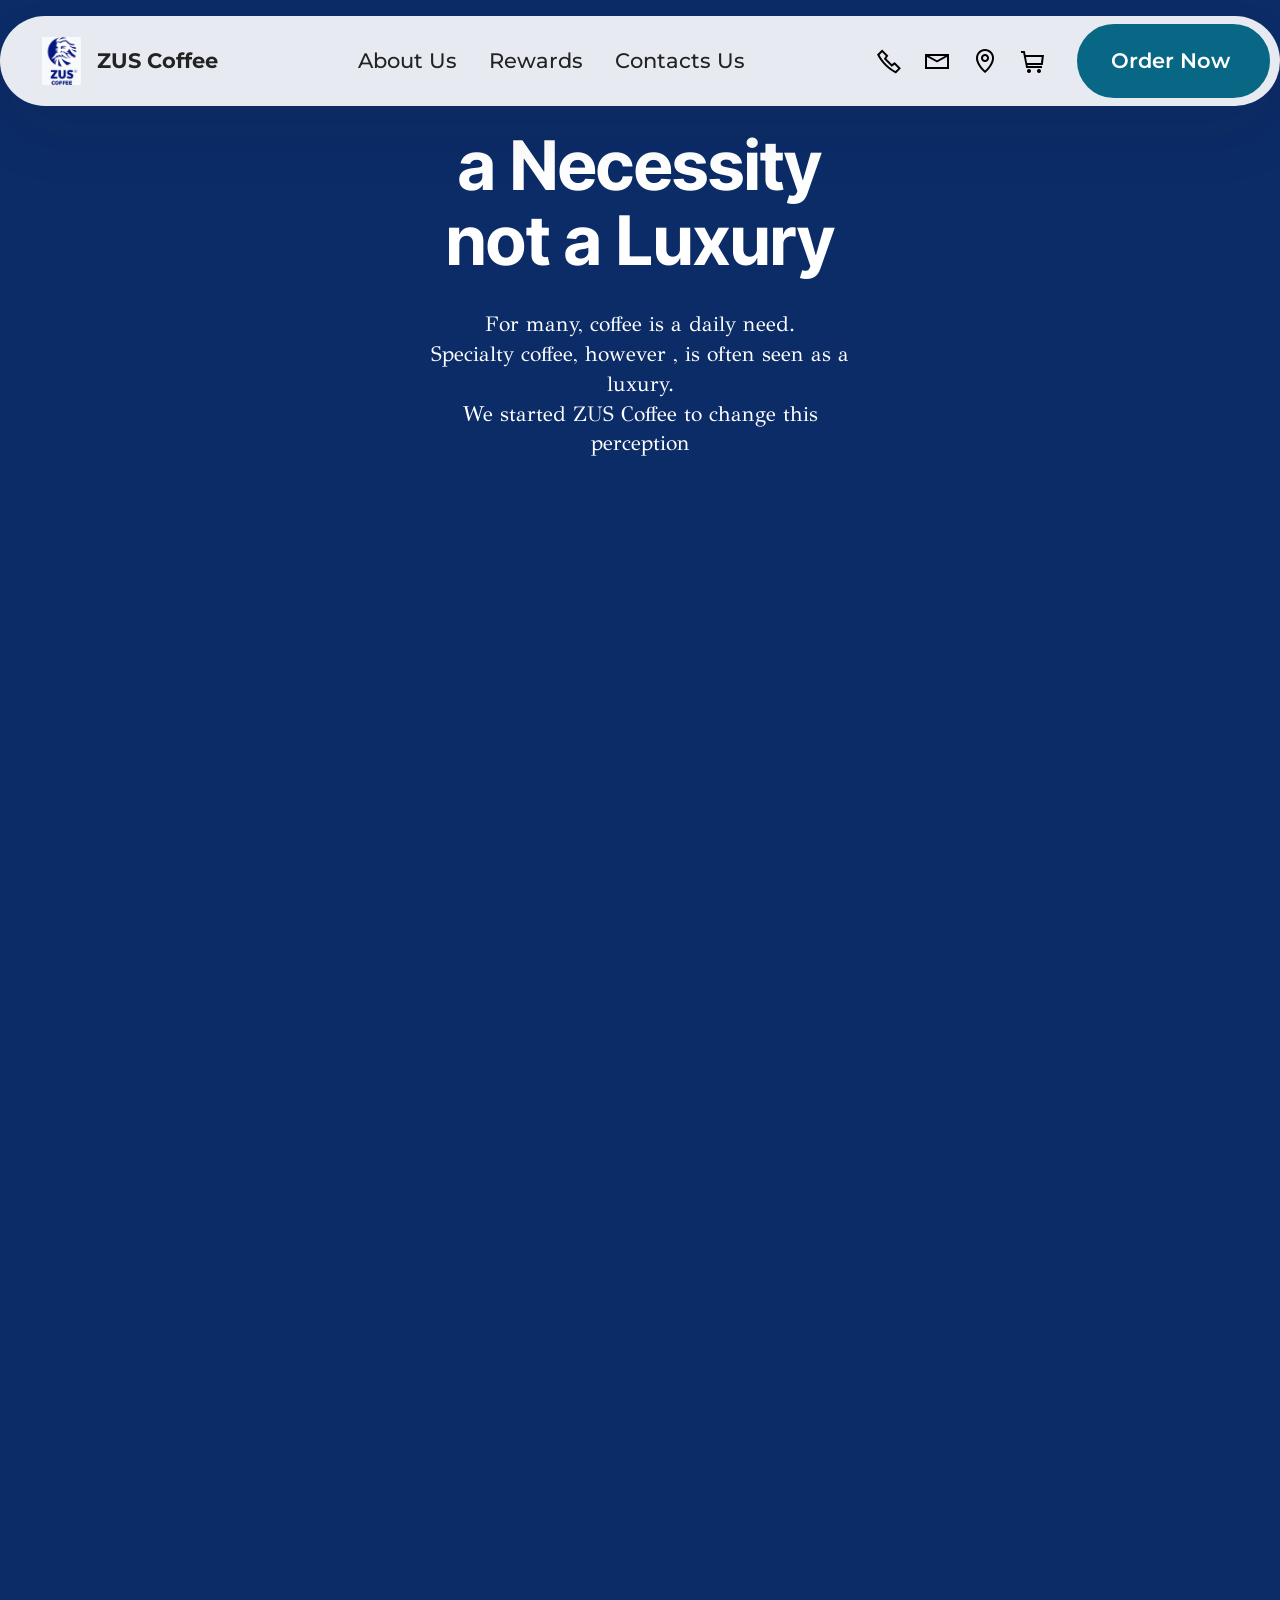
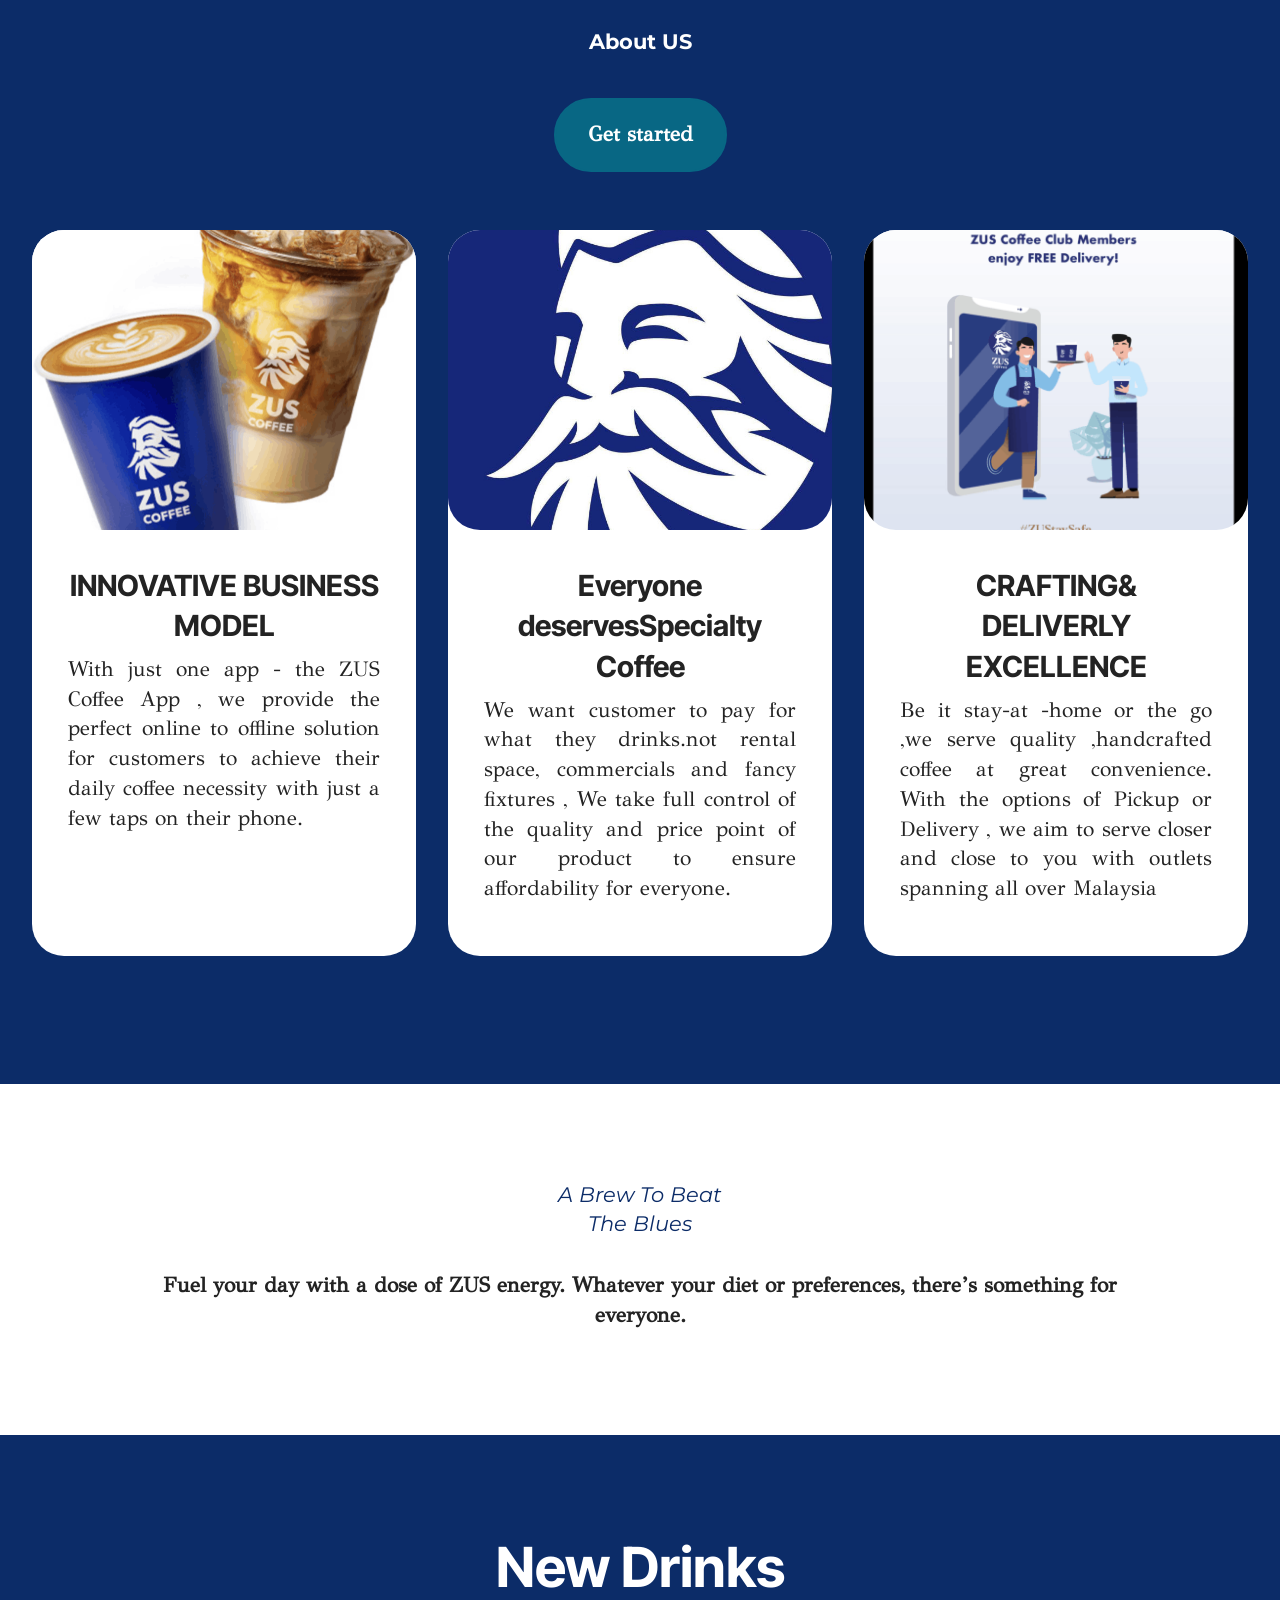
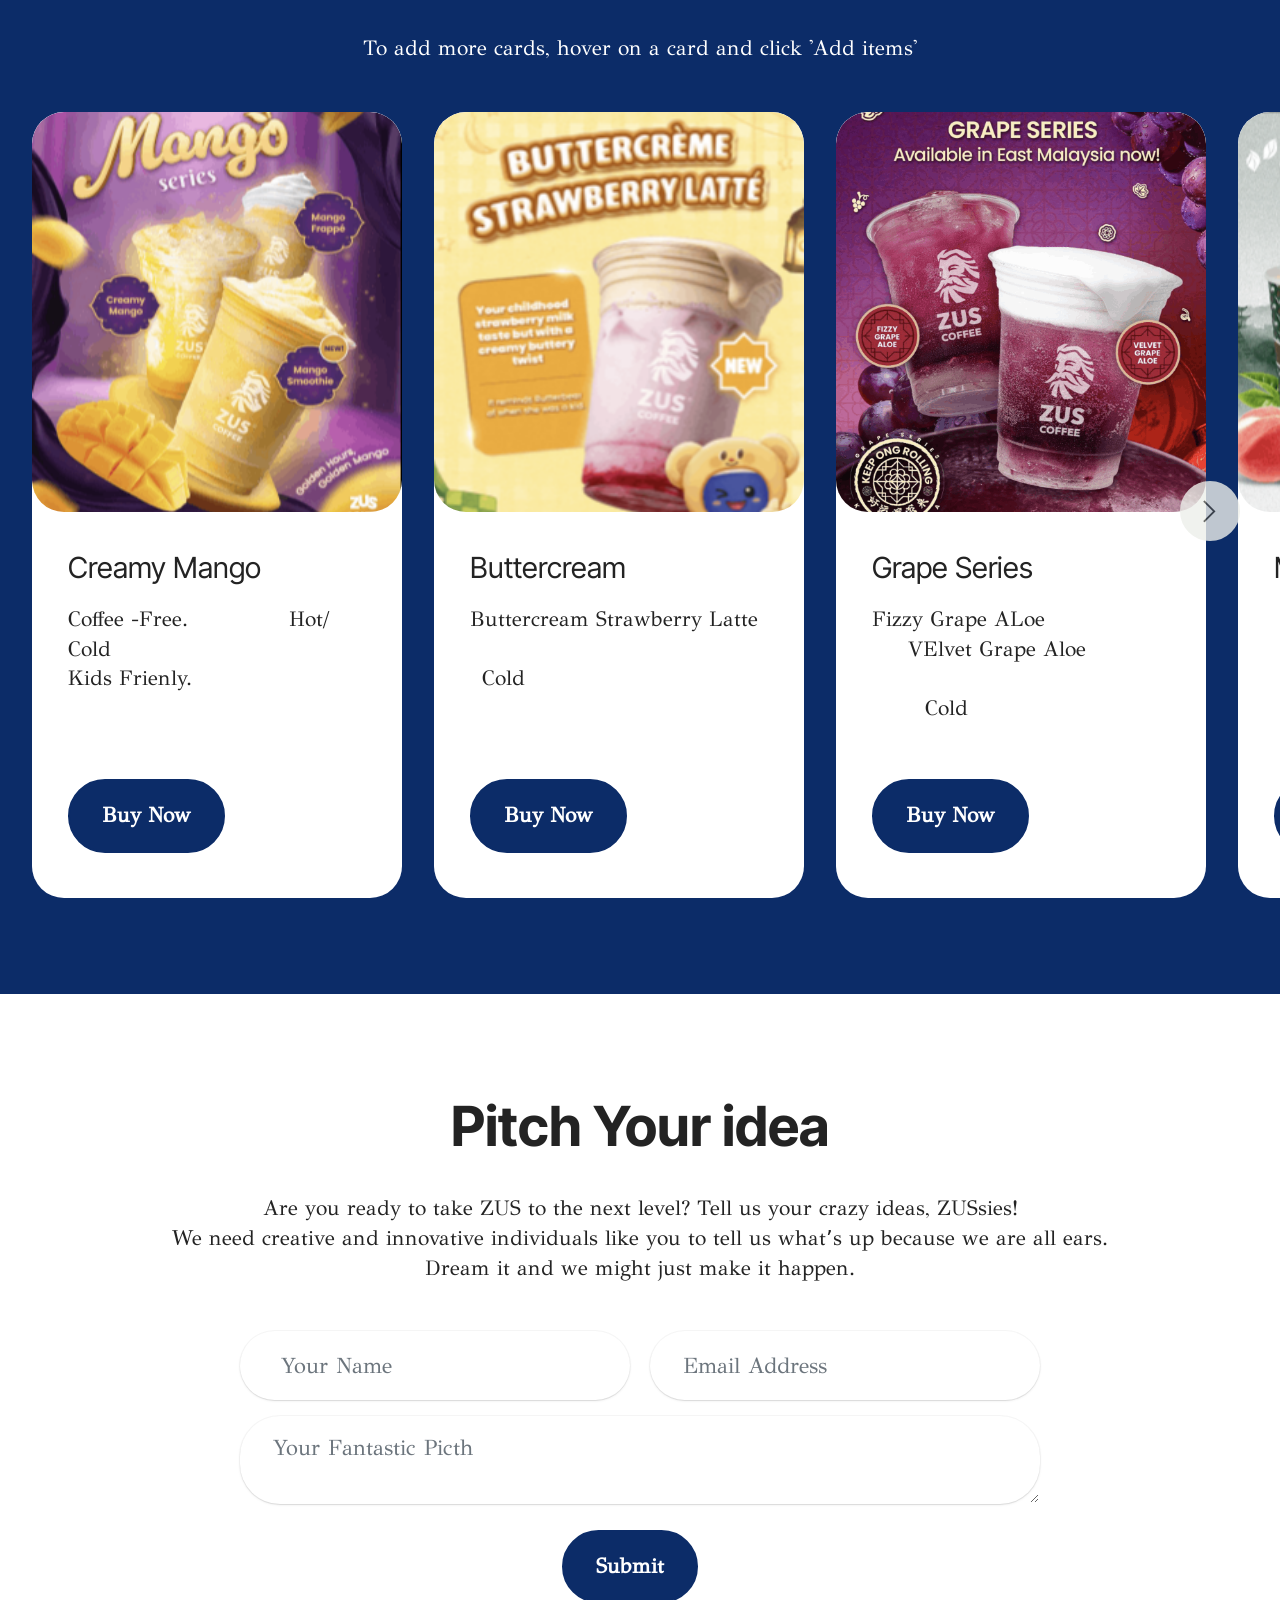
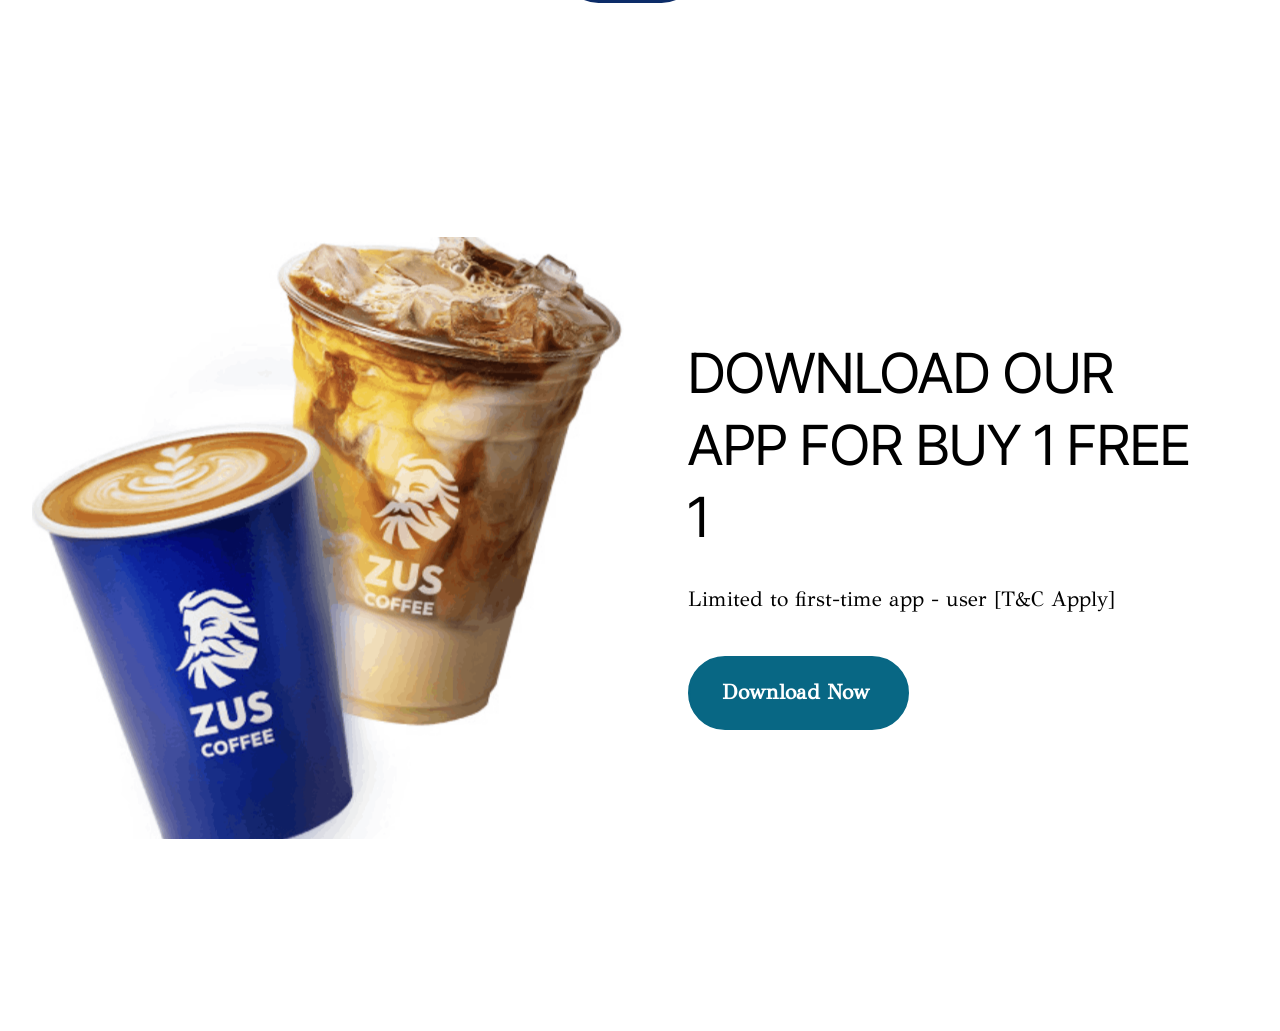
<file: index.html>
<!DOCTYPE html>
<html  >
<head>
  <!-- Site made with Mobirise Website Builder v6.1.12, https://mobirise.com -->
  <meta charset="UTF-8">
  <meta http-equiv="X-UA-Compatible" content="IE=edge">
  <meta name="generator" content="Mobirise v6.1.12, mobirise.com">
  <meta name="twitter:card" content="summary_large_image"/>
  <meta name="twitter:image:src" content="assets/images/index-meta.png">
  <meta property="og:image" content="assets/images/index-meta.png">
  <meta name="twitter:title" content="ZUSCoffee Outlet | Open  9:00 am Until  10:00pm">
  <meta name="viewport" content="width=device-width, initial-scale=1, minimum-scale=1">
  <link rel="shortcut icon" href="assets/images/e688aae5b18f2026-04-0620e4b88ae58d8811.53.39-213x210.png" type="image/x-icon">
  <meta name="description" content="">
  
  
  <title>ZUSCoffee Outlet | Open  9:00 am Until  10:00pm</title>
  <link rel="stylesheet" href="assets/web/assets/mobirise-icons2/mobirise2.css">
  <link rel="stylesheet" href="assets/bootstrap/css/bootstrap.min.css">
  <link rel="stylesheet" href="assets/animatecss/animate.css">
  <link rel="stylesheet" href="assets/dropdown/css/style.css">
  <link rel="stylesheet" href="assets/theme/css/style.css">
  <link rel="preload" href="https://fonts.googleapis.com/css?family=Inter+Tight:100,200,300,400,500,600,700,800,900,100i,200i,300i,400i,500i,600i,700i,800i,900i&display=swap" as="style" onload="this.onload=null;this.rel='stylesheet'">
  <noscript><link rel="stylesheet" href="https://fonts.googleapis.com/css?family=Inter+Tight:100,200,300,400,500,600,700,800,900,100i,200i,300i,400i,500i,600i,700i,800i,900i&display=swap"></noscript>
  <link rel="preload" href="https://fonts.googleapis.com/css?family=GFS+Didot:400&display=swap" as="style" onload="this.onload=null;this.rel='stylesheet'">
  <noscript><link rel="stylesheet" href="https://fonts.googleapis.com/css?family=GFS+Didot:400&display=swap"></noscript>
  <link rel="preload" href="https://fonts.googleapis.com/css?family=Montserrat:100,200,300,400,500,600,700,800,900,100i,200i,300i,400i,500i,600i,700i,800i,900i&display=swap" as="style" onload="this.onload=null;this.rel='stylesheet'">
  <noscript><link rel="stylesheet" href="https://fonts.googleapis.com/css?family=Montserrat:100,200,300,400,500,600,700,800,900,100i,200i,300i,400i,500i,600i,700i,800i,900i&display=swap"></noscript>
  <link rel="preload" as="style" href="assets/mobirise/css/mbr-additional.css?v=6bWlxk"><link rel="stylesheet" href="assets/mobirise/css/mbr-additional.css?v=6bWlxk" type="text/css">

  
  
  
</head>
<body>
  
  <section data-bs-version="5.1" class="menu menu2 cid-tJS6tZXiPa" once="menu" id="menu02-0">
	

	<nav class="navbar navbar-dropdown navbar-fixed-top navbar-expand-lg">
		<div class="container">
			<div class="navbar-brand">
				<span class="navbar-logo">
					<a href="https://mobirise.com">
						<img src="assets/images/e688aae5b18f2026-04-0620e4b88ae58d8811.53.39-213x210.png" alt="Mobirise Website Builder" style="height: 3rem;">
					</a>
				</span>
				<span class="navbar-caption-wrap"><a class="navbar-caption text-black text-primary display-4" href="index.html#header05-1">ZUS Coffee</a></span>
			</div>
			<button class="navbar-toggler" type="button" data-toggle="collapse" data-bs-toggle="collapse" data-target="#navbarSupportedContent" data-bs-target="#navbarSupportedContent" aria-controls="navbarNavAltMarkup" aria-expanded="false" aria-label="Toggle navigation">
				<div class="hamburger">
					<span></span>
					<span></span>
					<span></span>
					<span></span>
				</div>
			</button>
			<div class="collapse navbar-collapse" id="navbarSupportedContent">
				<ul class="navbar-nav nav-dropdown" data-app-modern-menu="true"><li class="nav-item">
						<a class="nav-link link text-black text-primary display-4" href="index.html#header01-7">About Us</a>
					</li>
					<li class="nav-item">
						<a class="nav-link link text-black text-primary display-4" href="index.html#features04-w" aria-expanded="false">Rewards</a>
					</li>
					<li class="nav-item">
						<a class="nav-link link text-black text-primary display-4" href="index.html#contacts02-9">Contacts Us</a>
					</li></ul>
				<div class="icons-menu">
					<a class="iconfont-wrapper" href="https://mobiri.se">
						<span class="p-2 mbr-iconfont mobi-mbri-phone mobi-mbri"></span>
					</a>
					<a class="iconfont-wrapper" href="https://mobiri.se">
						<span class="p-2 mbr-iconfont mobi-mbri-letter mobi-mbri"></span>
					</a>
					<a class="iconfont-wrapper" href="https://mobiri.se">
						<span class="p-2 mbr-iconfont mobi-mbri-map-pin mobi-mbri"></span>
					</a>
					<a class="iconfont-wrapper" href="https://mobiri.se">
						<span class="p-2 mbr-iconfont mobi-mbri-shopping-cart mobi-mbri"></span>
					</a>
				</div>
				<div class="navbar-buttons mbr-section-btn"><a class="btn btn-warning display-4" href="index.html#form02-6">Order Now&nbsp;</a></div>
			</div>
		</div>
	</nav>
</section>

<section data-bs-version="5.1" class="header7 cid-tLeaLmEeFr" id="header07-h">
  

  
  
  <div class="topbg"></div>
  <div class="align-center container">
    <div class="row justify-content-center">
      <div class="col-md-12 col-lg-9 mb-5">
        <h1 class="mbr-section-title mbr-fonts-style display-1"><strong>a Necessity</strong><div><strong>not a Luxury</strong></div></h1>
        <p class="mbr-text mbr-fonts-style mt-4 display-7">For many, coffee is a daily need.<br>Specialty coffee, however , is often seen as a<br>luxury.<br>We started ZUS Coffee to change this<br>perception<br></p>
        
      </div>
    </div>

    <div class="row justify-content-center">
      <div class="mbr-figure col-12 col-md-12"><iframe class="mbr-embedded-video" src="https://www.youtube.com/embed/llG2U8kDUhg?rel=0&amp;amp;mute=1&amp;showinfo=0&amp;autoplay=1&amp;loop=1&amp;playlist=llG2U8kDUhg" width="800" height="600" frameborder="0" allowfullscreen></iframe></div>
    </div>
  </div>
</section>

<section data-bs-version="5.1" class="features6 start cid-vfZ9Sdylt3" id="features06-25">
	
	
	<div class="container">
		<div class="row justify-content-center">
			<div class="col-12 content-head">
				<div class="mbr-section-head mb-5">
					<h4 class="mbr-section-title mbr-fonts-style align-center mb-0 display-4"><strong>About US</strong></h4>
					
					<div class="mbr-section-btn item-footer mt-4"><a href="" class="btn item-btn btn-warning display-7">Get started</a></div>
				</div>
			</div>
		</div>
		<div class="row">
			<div class="item features-image col-12 col-md-6 col-lg-4">
				<div class="item-wrapper">
					<div class="item-img">
						<img src="assets/images/e688aae5b18f2026-04-0620e4b88be58d881.56.00-704x697.png" alt="Mobirise Website Builder">
					</div>
					<div class="item-content">
						<h4 class="item-title mbr-fonts-style display-5"><strong>INNOVATIVE BUSINESS MODEL</strong></h4>
						<p class="mbr-text mbr-fonts-style display-7">With just one app - the ZUS Coffee App , we provide the perfect online to offline solution for customers to achieve their daily coffee necessity with just a few taps on their phone.</p>
						
					</div>
				</div>
			</div>
			<div class="item features-image col-12 col-md-6 col-lg-4">
				<div class="item-wrapper">
					<div class="item-img">
						<img src="assets/images/657597176-1262745966005105-7174771641250767038-n-704x704.jpg" alt="Mobirise Website Builder">
					</div>
					<div class="item-content">
						<h4 class="item-title mbr-fonts-style display-5"><strong>Everyone deservesSpecialty Coffee</strong></h4>
						<p class="mbr-text mbr-fonts-style display-7">We want customer to pay for what they drinks.not rental space, commercials and fancy fixtures , We take full control of the quality and price point of our product to ensure affordability for everyone.</p>
						
					</div>
				</div>
			</div>
			<div class="item features-image col-12 col-md-6 col-lg-4">
				<div class="item-wrapper">
					<div class="item-img">
						<img src="assets/images/e688aae5b18f2026-04-0620e4b88be58d882.40.40-704x440.png" alt="Mobirise Website Builder">
					</div>
					<div class="item-content">
						<h4 class="item-title mbr-fonts-style display-5"><strong>CRAFTING&amp; DELIVERLY EXCELLENCE</strong></h4>
						<p class="mbr-text mbr-fonts-style display-7">Be it stay-at -home or the go ,we serve quality ,handcrafted coffee at great convenience. With the options of Pickup or Delivery , we aim to serve closer and close to you with outlets spanning all over Malaysia</p>
						
					</div>
				</div>
			</div>
		</div>
	</div>
</section>

<section data-bs-version="5.1" class="article11 cid-vfZh8MhtPF" id="article11-2e">
    

    
    
    <div class="container">
        <div class="row justify-content-center">
            <div class="title col-md-12 col-lg-10">
                <h3 class="mbr-section-title mbr-fonts-style align-center mt-0 mb-0 display-4"><em>A Brew To Beat<br>The Blues</em></h3>
                <h4 class="mbr-section-subtitle align-center mbr-fonts-style mt-4 display-7"><strong>Fuel your day with a dose of ZUS energy. Whatever your diet or preferences, there’s something for everyone.</strong></h4>
                
            </div>
        </div>
    </div>
</section>

<section data-bs-version="5.1" class="features017 mbr-embla cid-vfZeNmjcC7" id="features017-2a">
	
	
	<div class="position-relative">
		<div class="container-fluid">
			<div class="row justify-content-center">
				<div class="col-12 content-head">
					<div class="mbr-section-head mb-5">
						<h4 class="mbr-section-title mbr-fonts-style align-center mb-0 display-2"><strong>New Drinks</strong></h4>
						<h5 class="mbr-section-subtitle mbr-fonts-style align-center mb-0 mt-4 display-7">
							To add more cards, hover on a card and click 'Add items'
						</h5>
					</div>
				</div>
			</div>
		</div>

		<div class="embla" data-skip-snaps="true" data-align="center" data-contain-scroll="trimSnaps" data-auto-play-interval="5" data-draggable="true">
			<div class="embla__viewport container-fluid">
				<div class="embla__container">
					
					
					<div class="embla__slide slider-image item active" style="margin-left: 1rem; margin-right: 1rem;">
						<div class="slide-content">
							<div class="item-img">
								<div class="item-wrapper">
									<img src="assets/images/e688aae5b18f2026-04-0620e4b88be58d882.26.43-600x375.png" alt="Mobirise Website Builder" title="" data-slide-to="0" data-bs-slide-to="0">
								</div>
							</div>
							<div class="item-content">
								<h5 class="item-title mbr-fonts-style display-5">Creamy Mango</h5>
								
								<p class="mbr-text mbr-fonts-style mt-3 display-7">Coffee -Free.&nbsp; &nbsp; &nbsp; &nbsp; &nbsp; &nbsp; &nbsp; &nbsp; &nbsp;Hot/ Cold<br>Kids Frienly.&nbsp; &nbsp; &nbsp; &nbsp; &nbsp; &nbsp; &nbsp; &nbsp; &nbsp;&nbsp;</p>
							</div>
							<div class="mbr-section-btn item-footer mt-2"><a href="" class="btn item-btn btn-primary display-7" target="_blank">Buy Now</a></div>
						</div>
					</div><div class="embla__slide slider-image item" style="margin-left: 1rem; margin-right: 1rem;">
						<div class="slide-content">
							<div class="item-img">
								<div class="item-wrapper">
									<img src="assets/images/e688aae5b18f2026-04-0620e4b88be58d882.29.01-529x331.png" alt="Mobirise Website Builder" title="" data-slide-to="1" data-bs-slide-to="1">
								</div>
							</div>
							<div class="item-content">
								<h5 class="item-title mbr-fonts-style display-5">Buttercream&nbsp;</h5>
								
								<p class="mbr-text mbr-fonts-style mt-3 display-7">Buttercream Strawberry Latte&nbsp; &nbsp; &nbsp; &nbsp; &nbsp; &nbsp; &nbsp; &nbsp; &nbsp; &nbsp; &nbsp; &nbsp; &nbsp; &nbsp; &nbsp; &nbsp; &nbsp; &nbsp; &nbsp; &nbsp; &nbsp; &nbsp; &nbsp; &nbsp; &nbsp; &nbsp; &nbsp; Cold</p>
							</div>
							<div class="mbr-section-btn item-footer mt-2"><a href="" class="btn item-btn btn-primary display-7" target="_blank">Buy Now</a></div>
						</div>
					</div><div class="embla__slide slider-image item" style="margin-left: 1rem; margin-right: 1rem;">
						<div class="slide-content">
							<div class="item-img">
								<div class="item-wrapper">
									<img src="assets/images/e688aae5b18f2026-04-0620e4b88be58d882.31.03-1200x750.png" alt="Mobirise Website Builder" title="" data-slide-to="2" data-bs-slide-to="2">
								</div>
							</div>
							<div class="item-content">
								<h5 class="item-title mbr-fonts-style display-5">Grape Series</h5>
								
								<p class="mbr-text mbr-fonts-style mt-3 display-7">Fizzy Grape ALoe&nbsp; &nbsp; &nbsp; &nbsp; &nbsp; &nbsp; &nbsp; &nbsp; &nbsp; &nbsp; &nbsp; &nbsp; &nbsp; &nbsp; VElvet Grape Aloe&nbsp; &nbsp; &nbsp; &nbsp; &nbsp; &nbsp; &nbsp; &nbsp; &nbsp; &nbsp; &nbsp; &nbsp; &nbsp; &nbsp; &nbsp; &nbsp; &nbsp; &nbsp; &nbsp; &nbsp; &nbsp; &nbsp; &nbsp; &nbsp; &nbsp; &nbsp; &nbsp; &nbsp; &nbsp; &nbsp; &nbsp; &nbsp; &nbsp; &nbsp; &nbsp; &nbsp; &nbsp;Cold</p>
							</div>
							<div class="mbr-section-btn item-footer mt-2"><a href="" class="btn item-btn btn-primary display-7" target="_blank">Buy Now</a></div>
						</div>
					</div>
					
					
					
					<div class="embla__slide slider-image item" style="margin-left: 1rem; margin-right: 1rem;">
						<div class="slide-content">
							<div class="item-img">
								<div class="item-wrapper">
									<img src="assets/images/e688aae5b18f2026-04-0620e4b88be58d882.36.21-600x375.png" alt="Mobirise Website Builder" title="" data-slide-to="5" data-bs-slide-to="5">
								</div>
							</div>
							<div class="item-content">
								<h5 class="item-title mbr-fonts-style display-5">Matcha Latte</h5>
								
								<p class="mbr-text mbr-fonts-style mt-3 display-7">&nbsp; Fresh Mlik&nbsp; &nbsp; &nbsp; &nbsp; &nbsp; &nbsp; &nbsp; &nbsp; &nbsp; &nbsp; &nbsp; &nbsp; &nbsp; &nbsp; &nbsp; &nbsp; &nbsp; &nbsp; &nbsp; &nbsp; &nbsp; &nbsp; &nbsp; &nbsp; &nbsp; &nbsp; &nbsp; &nbsp; &nbsp; &nbsp; &nbsp; &nbsp; &nbsp; &nbsp; &nbsp; &nbsp; &nbsp; &nbsp; &nbsp; &nbsp; &nbsp; &nbsp; &nbsp; &nbsp;Cold</p>
							</div>
							<div class="mbr-section-btn item-footer mt-2"><a href="" class="btn item-btn btn-primary display-7" target="_blank">Buy Now</a></div>
						</div>
					</div>
					<div class="embla__slide slider-image item" style="margin-left: 1rem; margin-right: 1rem;">
					<div class="slide-content">
						<div class="item-img">
							<div class="item-wrapper">
								<img src="assets/images/e688aae5b18f2026-04-0620e4b88be58d882.38.17-600x375.png" alt="Mobirise Website Builder" title="" data-slide-to="8" data-bs-slide-to="8">
							</div>
						</div>
						<div class="item-content">
							<h5 class="item-title mbr-fonts-style display-5">
								<strong>Design</strong>
							</h5>
							
							<p class="mbr-text mbr-fonts-style mt-3 display-7">
								Mobirise is an easy website builder. Just drop site elements to your page, add
								content and style it to look the way you like.
							</p>
						</div>
						<div class="mbr-section-btn item-footer mt-2">
							<a href="" class="btn item-btn btn-primary display-7" target="_blank">Start Now</a>
						</div>
					</div>
					</div>
				</div>
			</div>
			<button class="embla__button embla__button--prev">
				<span class="mobi-mbri mobi-mbri-arrow-prev mbr-iconfont" aria-hidden="true"></span>
				<span class="sr-only visually-hidden visually-hidden visually-hidden">Previous</span>
			</button>
			<button class="embla__button embla__button--next">
				<span class="mobi-mbri mobi-mbri-arrow-next mbr-iconfont" aria-hidden="true"></span>
				<span class="sr-only visually-hidden visually-hidden visually-hidden">Next</span>
			</button>
		</div>
	</div>
</section>

<section data-bs-version="5.1" class="form5 cid-tJS9pBcTSa" id="form02-6">
    
    
    <div class="container">
        <div class="mbr-section-head mb-5">
            <h3 class="mbr-section-title mbr-fonts-style align-center mb-0 display-2"><strong>Pitch Your idea</strong></h3>
            <h2 class="mbr-section-subtitle mbr-fonts-style align-center mb-0 mt-4 display-7">Are you ready to take ZUS to the next level? Tell us your crazy ideas, ZUSsies!<br> We need creative and innovative individuals like you to tell us whatʼs up because we are all ears. <br>Dream it and we might just make it happen.</h2>
        </div>
        <div class="row justify-content-center mt-4">
            <div class="col-lg-8 mx-auto mbr-form" data-form-type="formoid">
                <form action="https://mobirise.eu/" method="POST" class="mbr-form form-with-styler" data-form-title="Form Name"><input type="hidden" name="email" data-form-email="true" value="mio0LDs6kpZDlj7ecnuML1r8+D23RQYr+rrpuwDACw4TPGZK0x+sEsOIw0DnRJcOEDa8hErg3gLEl/bgRSGD9ErsMS6UeErnmXdmTKqpfOPXYS1PLSq7do+JB5/GMXng">
                    <div class="row">
                        <div hidden="hidden" data-form-alert="" class="alert alert-success col-12">Thanks for filling out the form!</div>
                        <div hidden="hidden" data-form-alert-danger="" class="alert alert-danger col-12">
                            Oops...! some problem!
                        </div>
                    </div>
                    <div class="dragArea row">
                        <div class="col-md col-sm-12 form-group mb-3" data-for="name">
                            <input type="text" name="name" placeholder=" Your Name" data-form-field="name" class="form-control" value="" id="name-form02-6">
                        </div>
                        <div class="col-md col-sm-12 form-group mb-3" data-for="email">
                            <input type="email" name="email" placeholder="Email Address" data-form-field="email" class="form-control" value="" id="email-form02-6">
                        </div>
                        
                        <div class="col-12 form-group mb-3" data-for="textarea">
                            <textarea name="textarea" placeholder="Your Fantastic Picth" data-form-field="textarea" class="form-control" id="textarea-form02-6"></textarea>
                        </div>
                        <div class="col-lg-12 col-md-12 col-sm-12 align-center mbr-section-btn"><button type="submit" class="btn btn-primary display-7">Submit</button></div>
                    </div>
                </form>
            </div>
        </div>
    </div>
</section>

<section data-bs-version="5.1" class="start article2 cid-vfZghOSd4T" id="article02-2c">
	

	
	

	<div class="container">
		<div class="row justify-content-center">
			<div class="col-12 col-md-12 col-lg-6 image-wrapper">
				<img class="w-100" src="assets/images/2026-04-06-1.56.00-884x875.png" alt="Mobirise Website Builder">
			</div>
			<div class="col-12 col-md-12 col-lg">
				<div class="text-wrapper align-left">
					<h1 class="mbr-section-title mbr-fonts-style mb-4 display-2">DOWNLOAD OUR APP FOR BUY 1 FREE 1</h1>
					<p class="mbr-text align-left mbr-fonts-style mb-4 display-7">Limited to first-time app - user [T&amp;C Apply]</p>
					<div class="mbr-section-btn align-left mt-3"><a class="btn btn-warning display-7" href="https://mobiri.se">Download Now&nbsp;</a></div>
				</div>
			</div>
		</div>
	</div>
</section><section class="display-7" style="padding: 0;align-items: center;justify-content: center;flex-wrap: wrap;    align-content: center;display: flex;position: relative;height: 4rem;"><a href="https://mobiri.se/4654936" style="flex: 1 1;height: 4rem;position: absolute;width: 100%;z-index: 1;"><img alt="" style="height: 4rem;" src="[data-uri]"></a><p style="margin: 0;text-align: center;" class="display-7">&#8204;</p><a style="z-index:1" href="https://mobirise.com/html-builder.html">HTML Website Maker</a></section><script src="assets/bootstrap/js/bootstrap.bundle.min.js"></script>  <script src="assets/smoothscroll/smooth-scroll.js"></script>  <script src="assets/ytplayer/index.js"></script>  <script src="assets/dropdown/js/navbar-dropdown.js"></script>  <script src="assets/embla/embla.min.js"></script>  <script src="assets/embla/script.js"></script>  <script src="assets/theme/js/script.js"></script>  <script src="assets/formoid/formoid.min.js"></script>  
  
  
  <input name="animation" type="hidden">
  </body>
</html>
</file>
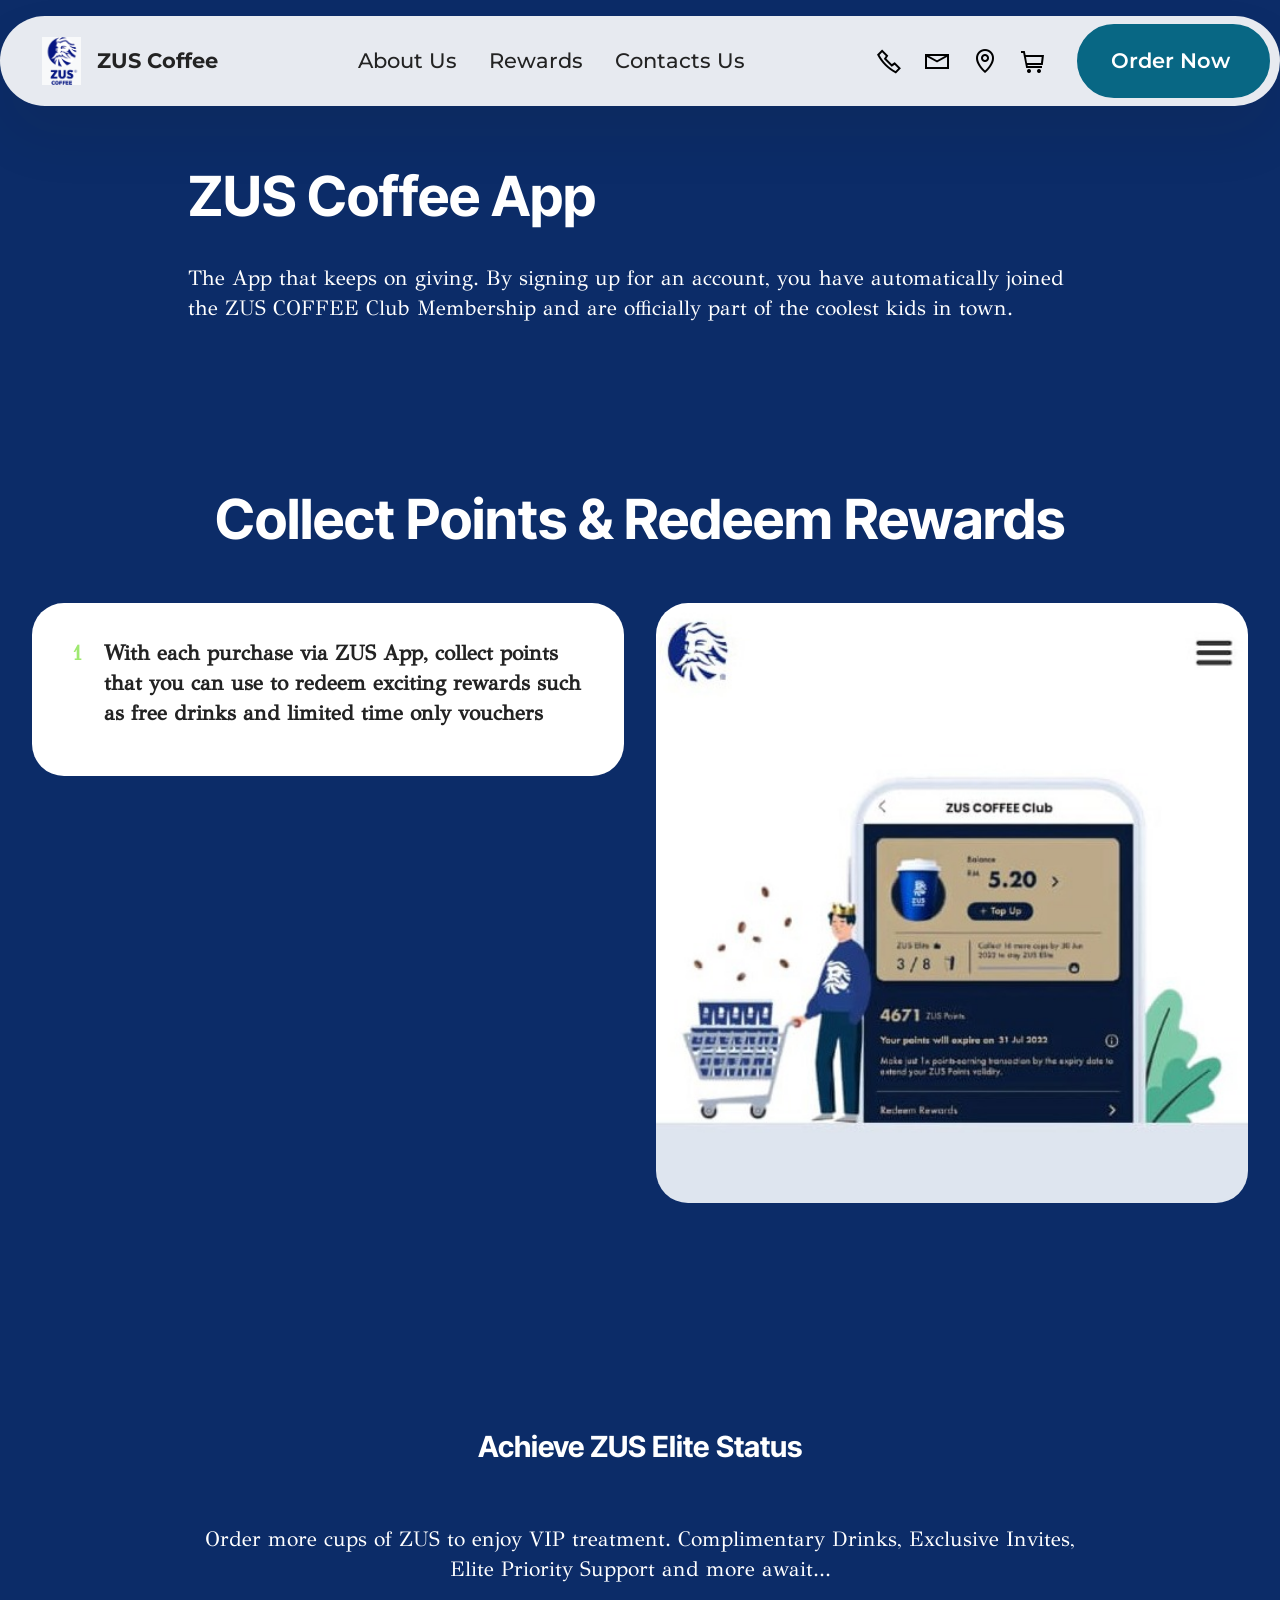
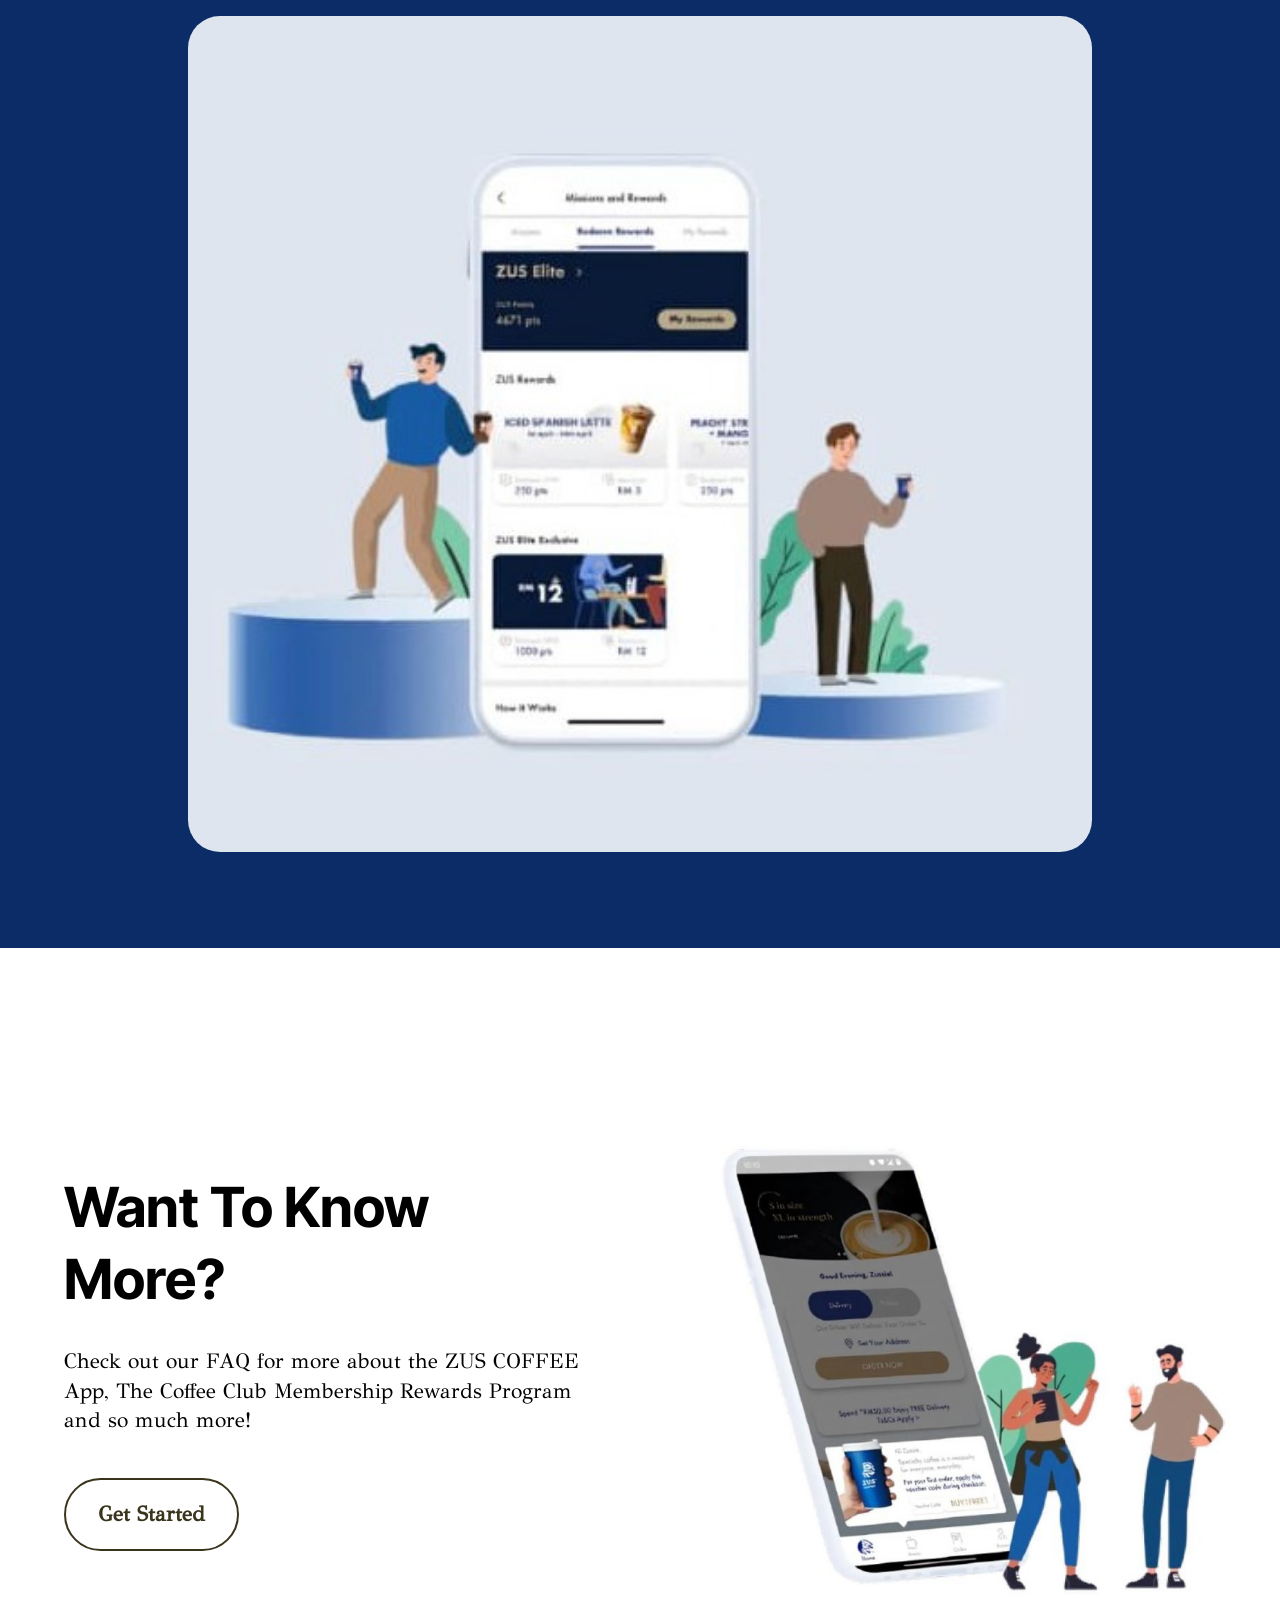
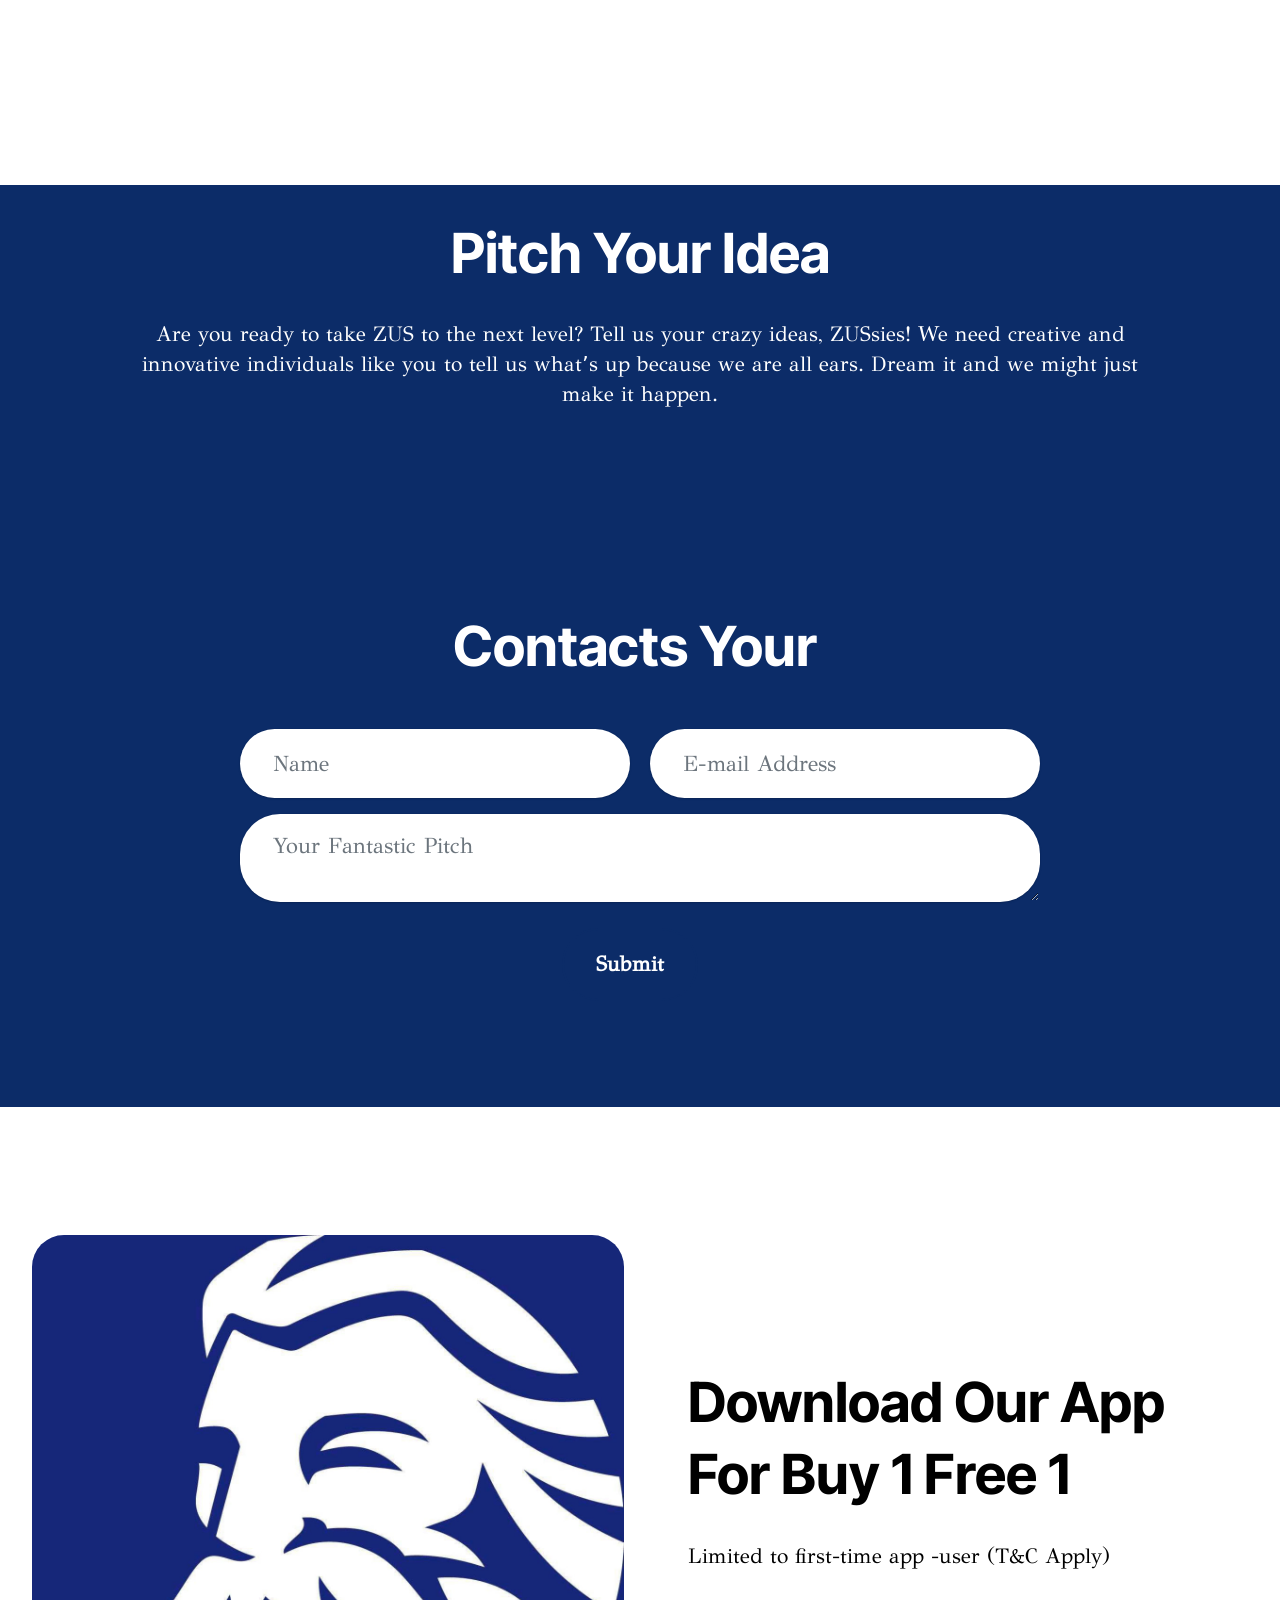
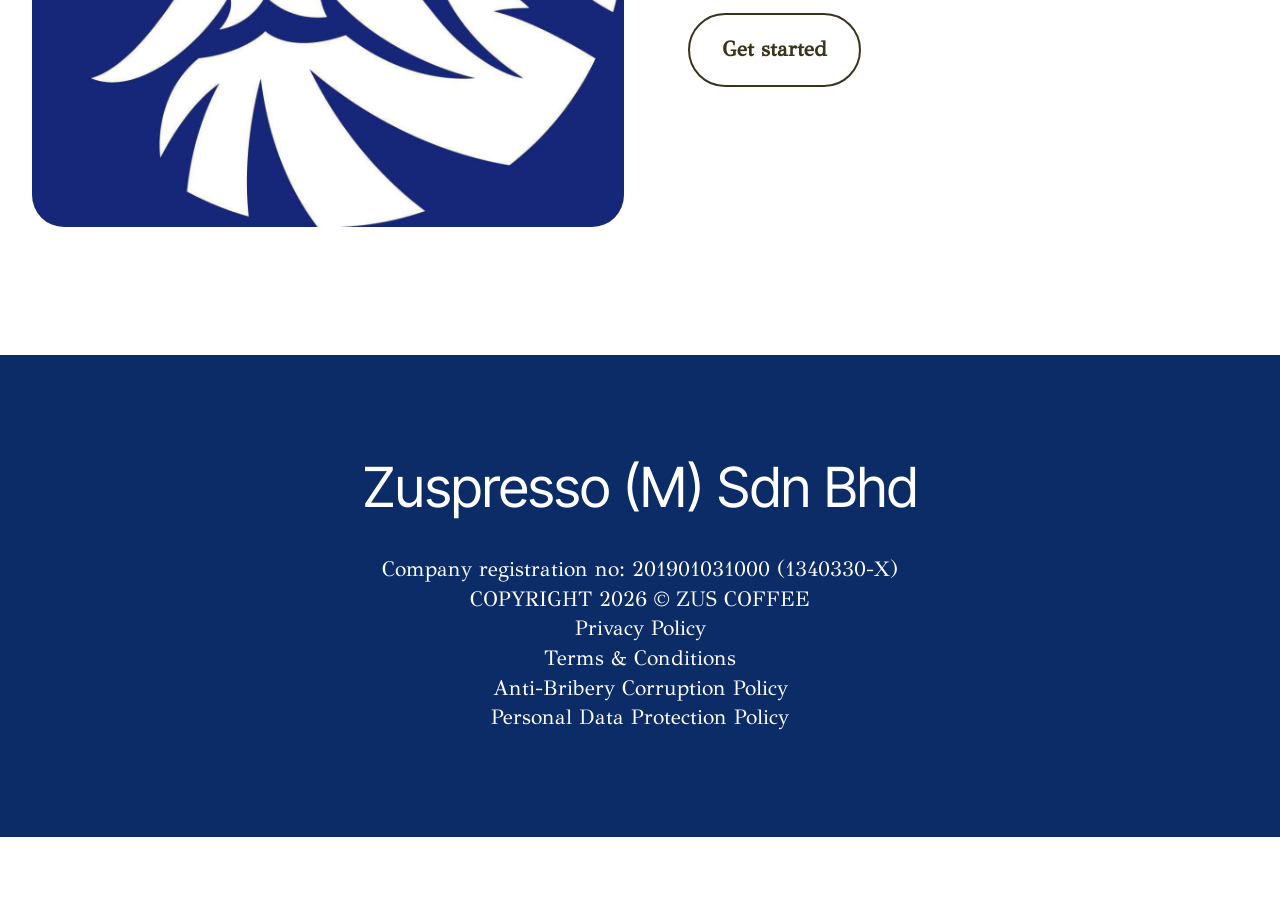
<file: html.html>
<!DOCTYPE html>
<html  >
<head>
  <!-- Site made with Mobirise Website Builder v6.1.12, https://mobirise.com -->
  <meta charset="UTF-8">
  <meta http-equiv="X-UA-Compatible" content="IE=edge">
  <meta name="generator" content="Mobirise v6.1.12, mobirise.com">
  <meta name="twitter:card" content="summary_large_image"/>
  <meta name="twitter:image:src" content="assets/images/html-meta.png">
  <meta property="og:image" content="assets/images/html-meta.png">
  <meta name="twitter:title" content="ZUS Coffee | Rewards">
  <meta name="viewport" content="width=device-width, initial-scale=1, minimum-scale=1">
  <link rel="shortcut icon" href="assets/images/e688aae5b18f2026-04-0620e4b88ae58d8811.53.39-213x210.png" type="image/x-icon">
  <meta name="description" content="">
  
  
  <title>ZUS Coffee | Rewards</title>
  <link rel="stylesheet" href="assets/web/assets/mobirise-icons2/mobirise2.css">
  <link rel="stylesheet" href="assets/bootstrap/css/bootstrap.min.css">
  <link rel="stylesheet" href="assets/animatecss/animate.css">
  <link rel="stylesheet" href="assets/dropdown/css/style.css">
  <link rel="stylesheet" href="assets/theme/css/style.css">
  <link rel="preload" href="https://fonts.googleapis.com/css?family=Inter+Tight:100,200,300,400,500,600,700,800,900,100i,200i,300i,400i,500i,600i,700i,800i,900i&display=swap" as="style" onload="this.onload=null;this.rel='stylesheet'">
  <noscript><link rel="stylesheet" href="https://fonts.googleapis.com/css?family=Inter+Tight:100,200,300,400,500,600,700,800,900,100i,200i,300i,400i,500i,600i,700i,800i,900i&display=swap"></noscript>
  <link rel="preload" href="https://fonts.googleapis.com/css?family=GFS+Didot:400&display=swap" as="style" onload="this.onload=null;this.rel='stylesheet'">
  <noscript><link rel="stylesheet" href="https://fonts.googleapis.com/css?family=GFS+Didot:400&display=swap"></noscript>
  <link rel="preload" href="https://fonts.googleapis.com/css?family=Montserrat:100,200,300,400,500,600,700,800,900,100i,200i,300i,400i,500i,600i,700i,800i,900i&display=swap" as="style" onload="this.onload=null;this.rel='stylesheet'">
  <noscript><link rel="stylesheet" href="https://fonts.googleapis.com/css?family=Montserrat:100,200,300,400,500,600,700,800,900,100i,200i,300i,400i,500i,600i,700i,800i,900i&display=swap"></noscript>
  <link rel="preload" as="style" href="assets/mobirise/css/mbr-additional.css?v=F1KeJd"><link rel="stylesheet" href="assets/mobirise/css/mbr-additional.css?v=F1KeJd" type="text/css">

  
  
  
</head>
<body>
  
  <section data-bs-version="5.1" class="menu menu2 cid-vfYKE1nDNU" once="menu" id="menu02-1u">
	

	<nav class="navbar navbar-dropdown navbar-fixed-top navbar-expand-lg">
		<div class="container">
			<div class="navbar-brand">
				<span class="navbar-logo">
					<a href="https://mobirise.com">
						<img src="assets/images/e688aae5b18f2026-04-0620e4b88ae58d8811.53.39-213x210.png" alt="Mobirise Website Builder" style="height: 3rem;">
					</a>
				</span>
				<span class="navbar-caption-wrap"><a class="navbar-caption text-black text-primary display-4" href="index.html#header05-1">ZUS Coffee</a></span>
			</div>
			<button class="navbar-toggler" type="button" data-toggle="collapse" data-bs-toggle="collapse" data-target="#navbarSupportedContent" data-bs-target="#navbarSupportedContent" aria-controls="navbarNavAltMarkup" aria-expanded="false" aria-label="Toggle navigation">
				<div class="hamburger">
					<span></span>
					<span></span>
					<span></span>
					<span></span>
				</div>
			</button>
			<div class="collapse navbar-collapse" id="navbarSupportedContent">
				<ul class="navbar-nav nav-dropdown" data-app-modern-menu="true"><li class="nav-item">
						<a class="nav-link link text-black text-primary display-4" href="index.html#header01-7">About Us</a>
					</li>
					<li class="nav-item">
						<a class="nav-link link text-black text-primary display-4" href="index.html#features04-w" aria-expanded="false">Rewards</a>
					</li>
					<li class="nav-item">
						<a class="nav-link link text-black text-primary display-4" href="index.html#contacts02-9">Contacts Us</a>
					</li></ul>
				<div class="icons-menu">
					<a class="iconfont-wrapper" href="https://mobiri.se">
						<span class="p-2 mbr-iconfont mobi-mbri-phone mobi-mbri"></span>
					</a>
					<a class="iconfont-wrapper" href="https://mobiri.se">
						<span class="p-2 mbr-iconfont mobi-mbri-letter mobi-mbri"></span>
					</a>
					<a class="iconfont-wrapper" href="https://mobiri.se">
						<span class="p-2 mbr-iconfont mobi-mbri-map-pin mobi-mbri"></span>
					</a>
					<a class="iconfont-wrapper" href="https://mobiri.se">
						<span class="p-2 mbr-iconfont mobi-mbri-shopping-cart mobi-mbri"></span>
					</a>
				</div>
				<div class="navbar-buttons mbr-section-btn"><a class="btn btn-warning display-4" href="index.html#form02-6">Order Now&nbsp;</a></div>
			</div>
		</div>
	</nav>
</section>

<section data-bs-version="5.1" class="article12 cid-vfZuPvaWC9" id="article12-2f">    
    
    <div class="container-fluid">
        <div class="row justify-content-center">
            <div class="col-md-12 col-lg-9">
                <h3 class="mbr-section-title mbr-fonts-style mb-4 mt-0 display-2"><strong>ZUS Coffee App</strong></h3>
                
                <p class="mbr-text mbr-fonts-style display-7">The App that keeps on giving. By signing up for an account, you have automatically joined the ZUS COFFEE Club Membership and are officially part of the coolest kids in town.</p>
            </div>
        </div>
    </div>
</section>

<section data-bs-version="5.1" class="features030 cid-vfZvuxN3ZI" id="features030-2h">
    
    
    
    <div class="container">
        <div class="row justify-content-center">
            <div class="col-md-12 content-head mb-5">
                <h1 class="mbr-section-title mbr-fonts-style mb-0 display-2"><strong>Collect Points &amp; Redeem Rewards</strong></h1>
                
            </div>
        </div>
        <div class="row justify-content-center  blockContent">
            <div class="col-12 col-lg">
                <div class="item-wrapper align-left">
                    <div class="mbr-text counter-container mbr-fonts-style display-7">
                        <ol>
                            <li><strong>With each purchase via ZUS App, collect points that you can use to redeem exciting rewards such as free drinks and limited time only vouchers</strong></li>
                        </ol>
                    </div>
                </div>
            </div>
            <div class="col-12 col-lg-6">
                <div class="image-wrapper mb-4">
                    <img class="w-100" src="assets/images/whatsapp20image202026-04-0620at2014.50.52-540x1206.jpeg" alt="Mobirise Website Builder">
                </div>
            </div>

        </div>
    </div>
</section>

<section data-bs-version="5.1" class="image3 cid-vfZy6ro4Wt" id="image03-2j">
  

  
  

  <div class="container">
    <div class="row justify-content-center">
      <div class="col-12 col-lg-9">
        <h4 class="mbr-description mbr-fonts-style mb-3 align-center display-5"><strong>Achieve ZUS Elite</strong> <strong>Status</strong><div><br></div></h4>
        <p class="mbr-description mbr-fonts-style mb-4 align-center display-7">Order more cups of ZUS to enjoy VIP treatment. Complimentary Drinks, Exclusive Invites, Elite Priority Support and more await...</p>
        <div class="image-wrapper">
          <img class="w-100" src="assets/images/whatsapp20image202026-04-0620at2015.00.08-540x1206.jpeg" alt="Mobirise Website Builder">
        </div>
      </div>
    </div>
  </div>
</section>

<section data-bs-version="5.1" class="start article4 cid-vfZz3bf4iU" id="article04-2l">
	

	
	

	<div class="container">
		<div class="row justify-content-center">
			<div class="col-12 col-md-12 col-lg-6 image-wrapper">
				<img class="w-100" src="assets/images/whatsapp20image202026-04-0620at2015.02.09-1080x1060.jpeg" alt="Mobirise Website Builder">
			</div>
			<div class="col-12 col-md-12 col-lg">
				<div class="text-wrapper align-left">
					<h1 class="mbr-section-title mbr-fonts-style mb-4 display-2"><strong>Want To Know More?</strong></h1>
					<p class="mbr-text mbr-fonts-style mb-4 display-7">Check out our FAQ for more about the ZUS COFFEE App, The Coffee Club Membership Rewards Program and so much more!</p>
					<div class="mbr-section-btn mt-3"><a class="btn btn-lg btn-success-outline display-7" href="https://mobiri.se">Get Started</a></div>
				</div>
			</div>
		</div>
	</div>
</section>

<section data-bs-version="5.1" class="article11 cid-vg486S67rk" id="article11-2n">
    

    
    
    <div class="container">
        <div class="row justify-content-center">
            <div class="title col-md-12 col-lg-10">
                <h3 class="mbr-section-title mbr-fonts-style align-center mt-0 mb-0 display-2"><strong>Pitch Your Idea</strong></h3>
                <h4 class="mbr-section-subtitle align-center mbr-fonts-style mt-4 display-7">Are you ready to take ZUS to the next level? Tell us your crazy ideas, ZUSsies! We need creative and innovative individuals like you to tell us whatʼs up because we are all ears. Dream it and we might just make it happen.</h4>
                
            </div>
        </div>
    </div>
</section>

<section data-bs-version="5.1" class="form5 cid-vg49SQzVA9" id="form02-2o">
    
    
    <div class="container">
        <div class="row justify-content-center">
            <div class="col-12 content-head">
                <div class="mbr-section-head mb-5">
                    <h3 class="mbr-section-title mbr-fonts-style align-center mb-0 display-2">
                        <strong>Contacts Your&nbsp;</strong></h3>
                    
                </div>
            </div>
        </div>
        <div class="row justify-content-center">
            <div class="col-lg-8 mx-auto mbr-form" data-form-type="formoid">
                <form action="https://mobirise.eu/" method="POST" class="mbr-form form-with-styler" data-form-title="Form Name"><input type="hidden" name="email" data-form-email="true" value="uZN+9kYOLzkHpt20pjI29N1ym1wmPBw3d37wzqoQ6H+05wwSlsu3dqotNvVm+RmkDejNJMMmhSGkSbfNbGt7svvOjRFXlXdidhsG0J2/bUw7lhgKFT86MWniz2DP7Zg6">
                    <div class="row">
                        <div hidden="hidden" data-form-alert="" class="alert alert-success col-12">Thanks for filling out the form!</div>
                        <div hidden="hidden" data-form-alert-danger="" class="alert alert-danger col-12">
                            Oops...! some problem!
                        </div>
                    </div>
                    <div class="dragArea row">
                        <div class="col-md col-sm-12 form-group mb-3" data-for="name">
                            <input type="text" name="name" placeholder="Name" data-form-field="name" class="form-control" value="" id="name-form02-2o">
                        </div>
                        <div class="col-md col-sm-12 form-group mb-3" data-for="email">
                            <input type="email" name="email" placeholder="E-mail Address" data-form-field="email" class="form-control" value="" id="email-form02-2o">
                        </div>
                        
                        <div class="col-12 form-group mb-3" data-for="textarea">
                            <textarea name="textarea" placeholder="Your Fantastic Pitch" data-form-field="textarea" class="form-control" id="textarea-form02-2o"></textarea>
                        </div>
                        <div class="col-lg-12 col-md-12 col-sm-12 align-center mbr-section-btn"><button type="submit" class="btn btn-primary display-7">Submit</button></div>
                    </div>
                </form>
            </div>
        </div>
    </div>
</section>

<section data-bs-version="5.1" class="start article2 cid-vg4IRiDDgn" id="article02-31">
	

	
	

	<div class="container">
		<div class="row justify-content-center">
			<div class="col-12 col-md-12 col-lg-6 image-wrapper">
				<img class="w-100" src="assets/images/657597176-1262745966005105-7174771641250767038-n-1256x1256.jpg" alt="Mobirise Website Builder">
			</div>
			<div class="col-12 col-md-12 col-lg">
				<div class="text-wrapper align-left">
					<h1 class="mbr-section-title mbr-fonts-style mb-4 display-2"><strong>Download Our App For Buy 1 Free 1&nbsp;</strong></h1>
					<p class="mbr-text align-left mbr-fonts-style mb-4 display-7">Limited to first-time app -user (T&amp;C Apply)</p>
					<div class="mbr-section-btn align-left mt-3"><a class="btn btn-success-outline display-7" href="https://mobiri.se">Get started</a></div>
				</div>
			</div>
		</div>
	</div>
</section>

<section data-bs-version="5.1" class="article11 cid-vg4WiBDw35" id="article11-32">
    

    
    
    <div class="container">
        <div class="row justify-content-center">
            <div class="title col-md-12 col-lg-10">
                <h3 class="mbr-section-title mbr-fonts-style align-center mt-0 mb-0 display-2">Zuspresso (M) Sdn Bhd</h3>
                <h4 class="mbr-section-subtitle align-center mbr-fonts-style mt-4 display-7"><div><span style="font-size: calc(1.14rem + 0.26 * ((100vw - 62rem) / 25));">Company registration no: 201901031000 (1340330-X)</span><br></div><div><span style="font-size: calc(1.14rem + 0.26 * ((100vw - 62rem) / 25));">COPYRIGHT 2026 © ZUS COFFEE</span><br></div><div><span style="font-size: calc(1.14rem + 0.26 * ((100vw - 62rem) / 25));">Privacy Policy</span><br></div><div><span style="font-size: calc(1.14rem + 0.26 * ((100vw - 62rem) / 25));">Terms &amp; Conditions</span><br></div><div><span style="font-size: calc(1.14rem + 0.26 * ((100vw - 62rem) / 25));">Anti-Bribery Corruption Policy</span><br></div><div><span style="font-size: calc(1.14rem + 0.26 * ((100vw - 62rem) / 25));">Personal Data Protection Policy</span><br></div></h4>
                
            </div>
        </div>
    </div>
</section><section class="display-7" style="padding: 0;align-items: center;justify-content: center;flex-wrap: wrap;    align-content: center;display: flex;position: relative;height: 4rem;"><a href="https://mobiri.se/4654936" style="flex: 1 1;height: 4rem;position: absolute;width: 100%;z-index: 1;"><img alt="" style="height: 4rem;" src="[data-uri]"></a><p style="margin: 0;text-align: center;" class="display-7">&#8204;</p><a style="z-index:1" href="https://mobirise.com/html-builder.html">HTML Website Builder</a></section><script src="assets/bootstrap/js/bootstrap.bundle.min.js"></script>  <script src="assets/smoothscroll/smooth-scroll.js"></script>  <script src="assets/ytplayer/index.js"></script>  <script src="assets/dropdown/js/navbar-dropdown.js"></script>  <script src="assets/theme/js/script.js"></script>  <script src="assets/formoid/formoid.min.js"></script>  
  
  
  <input name="animation" type="hidden">
  </body>
</html>
</file>
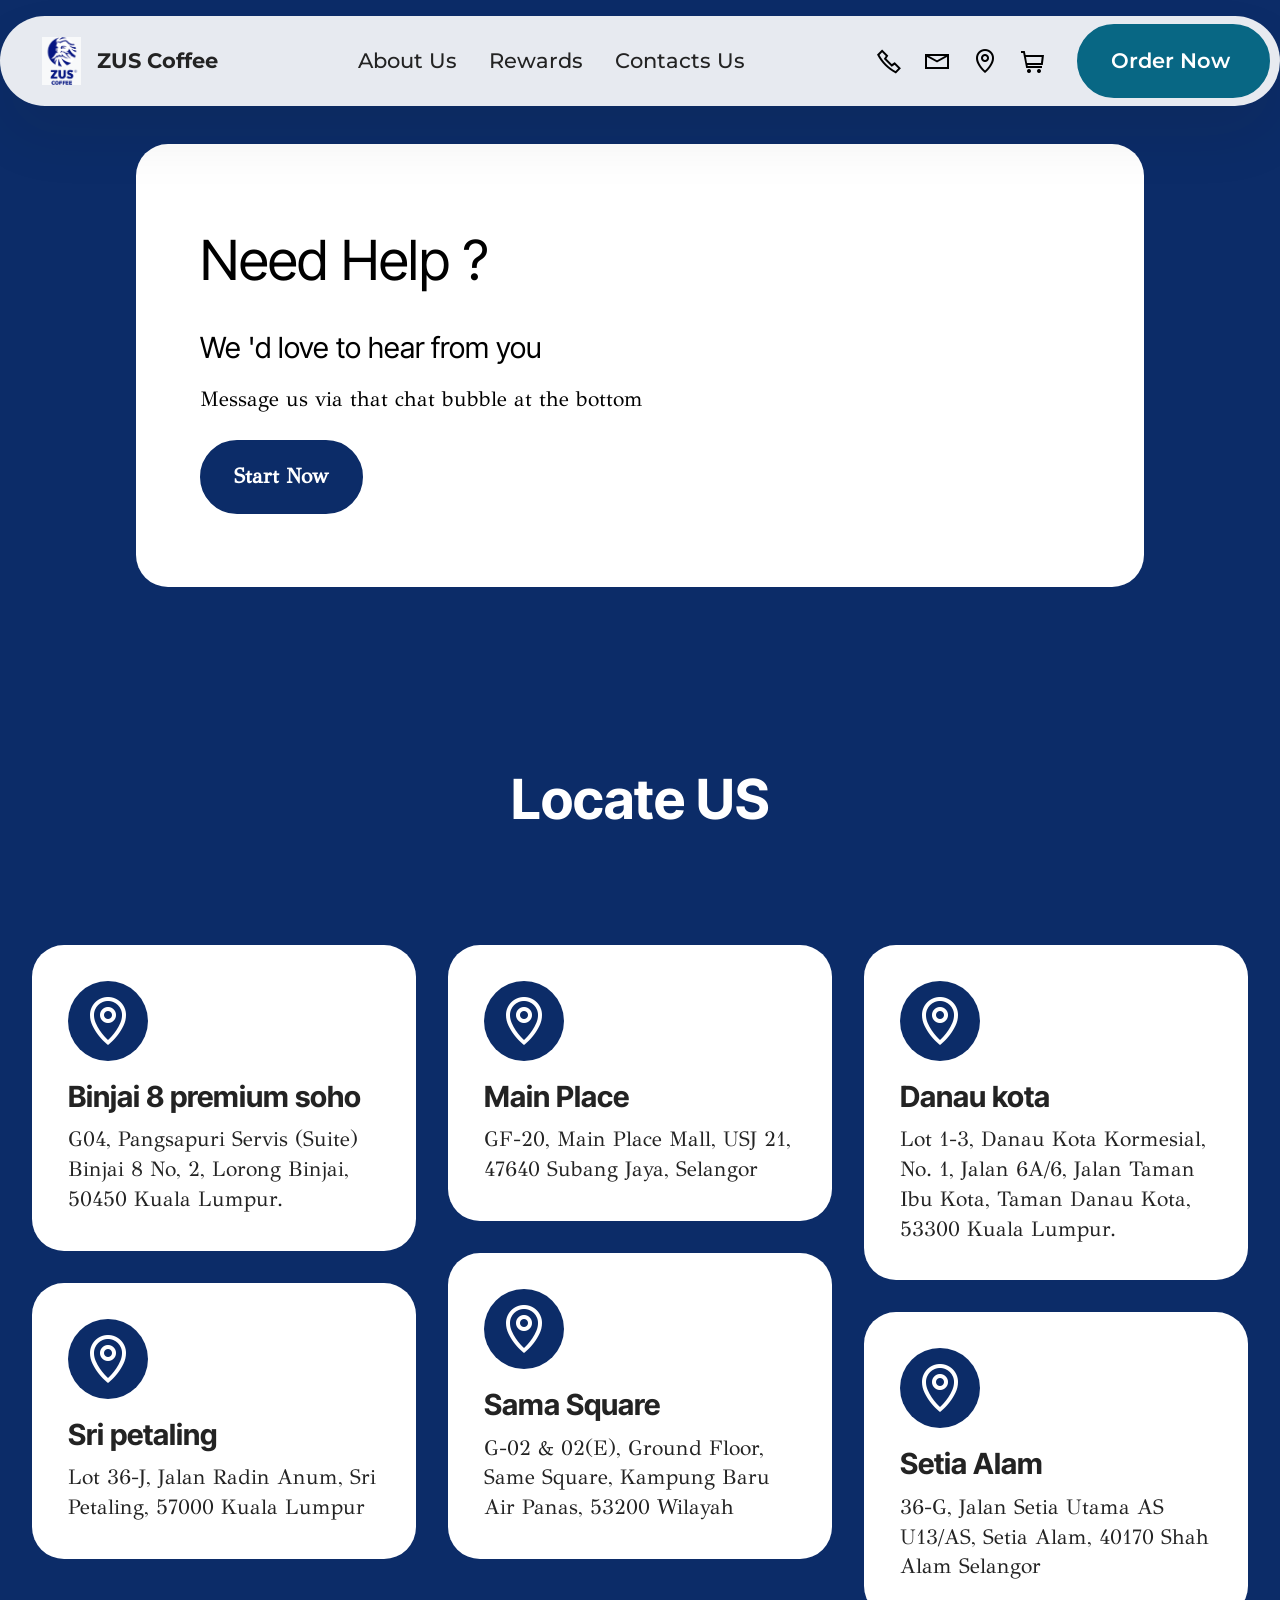
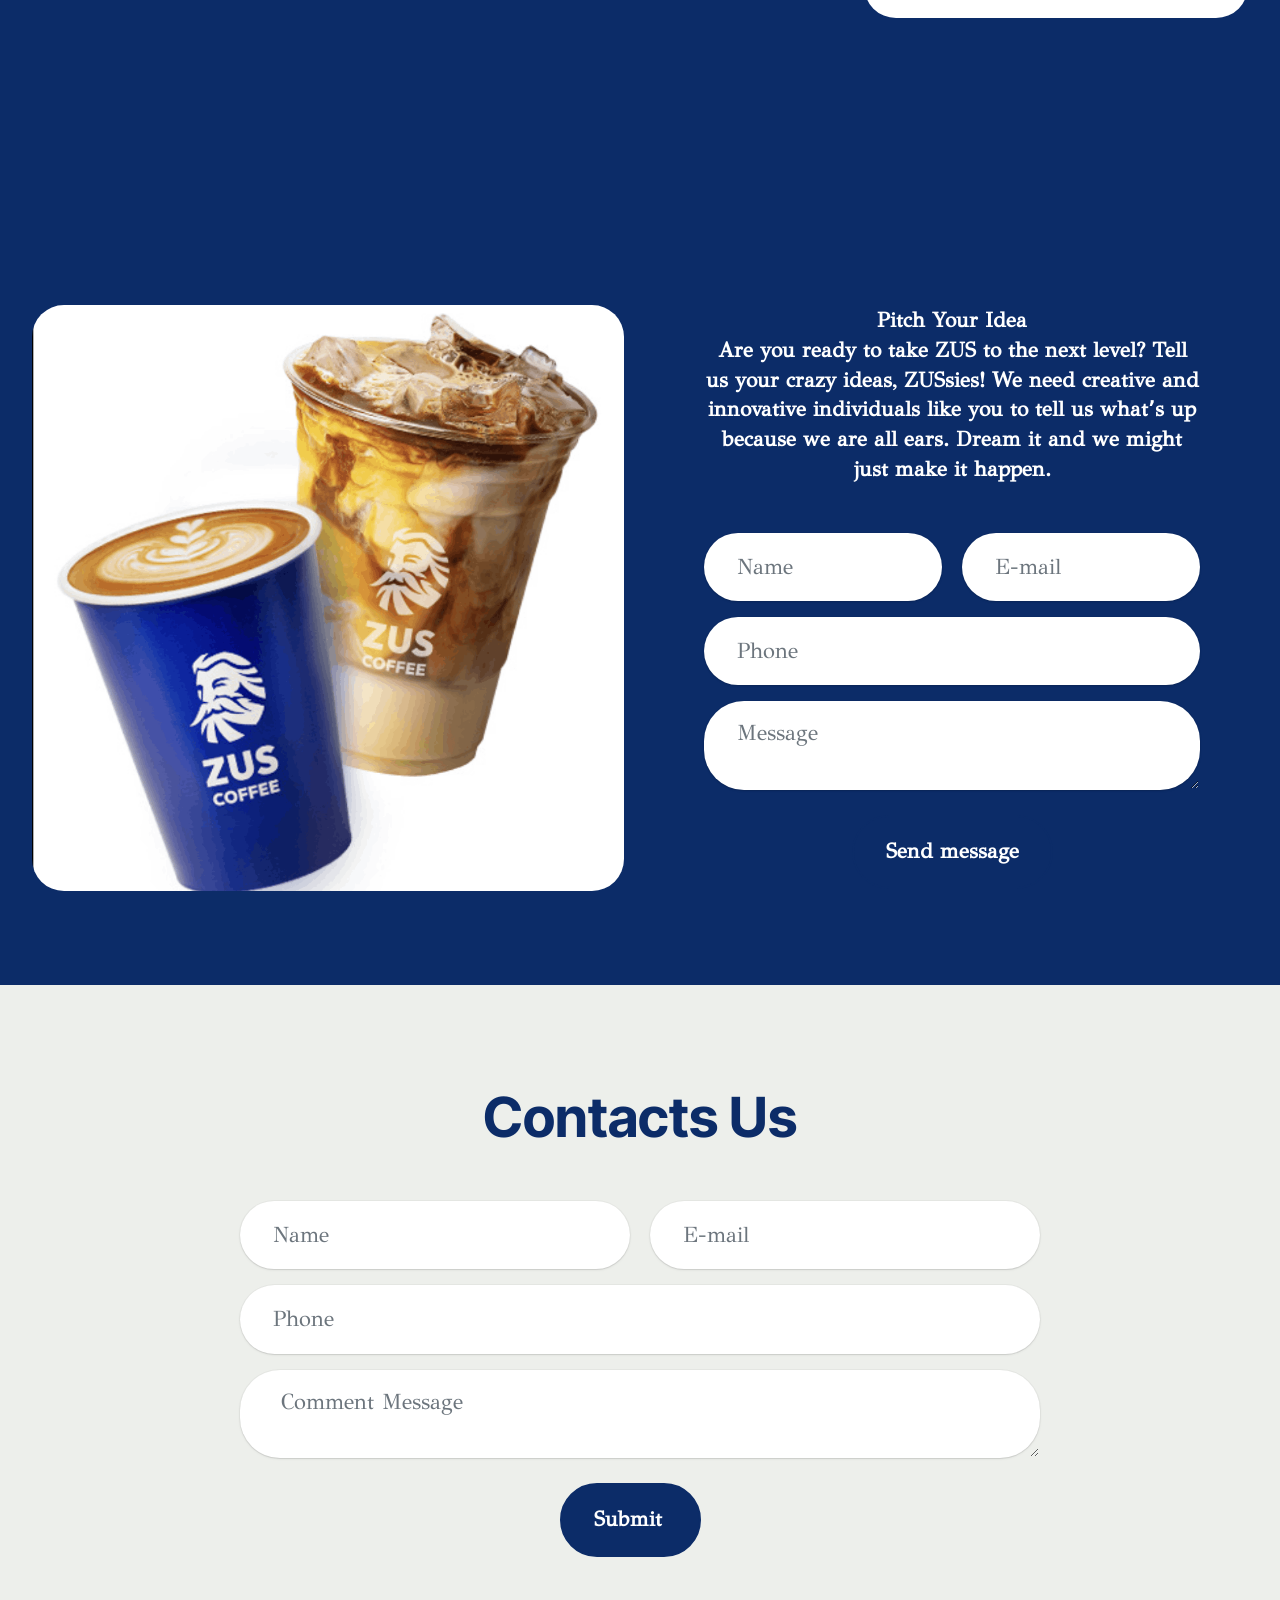
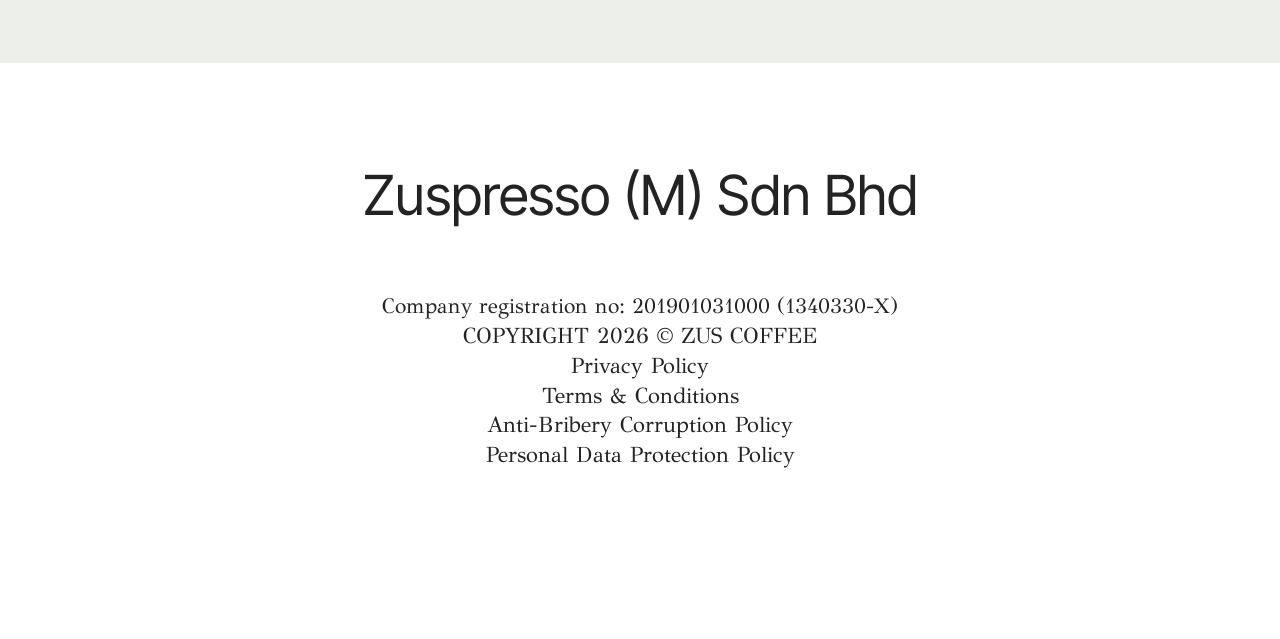
<file: ZUSCOFFEE Contact us.html>
<!DOCTYPE html>
<html  >
<head>
  <!-- Site made with Mobirise Website Builder v6.1.12, https://mobirise.com -->
  <meta charset="UTF-8">
  <meta http-equiv="X-UA-Compatible" content="IE=edge">
  <meta name="generator" content="Mobirise v6.1.12, mobirise.com">
  <meta name="viewport" content="width=device-width, initial-scale=1, minimum-scale=1">
  <link rel="shortcut icon" href="assets/images/e688aae5b18f2026-04-0620e4b88ae58d8811.53.39-213x210.png" type="image/x-icon">
  <meta name="description" content="">
  
  
  <title>ZUS Coffee | Contact Us</title>
  <link rel="stylesheet" href="assets/web/assets/mobirise-icons2/mobirise2.css">
  <link rel="stylesheet" href="assets/bootstrap/css/bootstrap.min.css">
  <link rel="stylesheet" href="assets/animatecss/animate.css">
  <link rel="stylesheet" href="assets/dropdown/css/style.css">
  <link rel="stylesheet" href="assets/theme/css/style.css">
  <link rel="preload" href="https://fonts.googleapis.com/css?family=Inter+Tight:100,200,300,400,500,600,700,800,900,100i,200i,300i,400i,500i,600i,700i,800i,900i&display=swap" as="style" onload="this.onload=null;this.rel='stylesheet'">
  <noscript><link rel="stylesheet" href="https://fonts.googleapis.com/css?family=Inter+Tight:100,200,300,400,500,600,700,800,900,100i,200i,300i,400i,500i,600i,700i,800i,900i&display=swap"></noscript>
  <link rel="preload" href="https://fonts.googleapis.com/css?family=GFS+Didot:400&display=swap" as="style" onload="this.onload=null;this.rel='stylesheet'">
  <noscript><link rel="stylesheet" href="https://fonts.googleapis.com/css?family=GFS+Didot:400&display=swap"></noscript>
  <link rel="preload" href="https://fonts.googleapis.com/css?family=Montserrat:100,200,300,400,500,600,700,800,900,100i,200i,300i,400i,500i,600i,700i,800i,900i&display=swap" as="style" onload="this.onload=null;this.rel='stylesheet'">
  <noscript><link rel="stylesheet" href="https://fonts.googleapis.com/css?family=Montserrat:100,200,300,400,500,600,700,800,900,100i,200i,300i,400i,500i,600i,700i,800i,900i&display=swap"></noscript>
  <link rel="preload" as="style" href="assets/mobirise/css/mbr-additional.css?v=yPnlZU"><link rel="stylesheet" href="assets/mobirise/css/mbr-additional.css?v=yPnlZU" type="text/css">

  
  
  
</head>
<body>
  
  <section data-bs-version="5.1" class="menu menu2 cid-vfYKE1nDNU" once="menu" id="menu02-21">
	

	<nav class="navbar navbar-dropdown navbar-fixed-top navbar-expand-lg">
		<div class="container">
			<div class="navbar-brand">
				<span class="navbar-logo">
					<a href="https://mobirise.com">
						<img src="assets/images/e688aae5b18f2026-04-0620e4b88ae58d8811.53.39-213x210.png" alt="Mobirise Website Builder" style="height: 3rem;">
					</a>
				</span>
				<span class="navbar-caption-wrap"><a class="navbar-caption text-black text-primary display-4" href="index.html#header05-1">ZUS Coffee</a></span>
			</div>
			<button class="navbar-toggler" type="button" data-toggle="collapse" data-bs-toggle="collapse" data-target="#navbarSupportedContent" data-bs-target="#navbarSupportedContent" aria-controls="navbarNavAltMarkup" aria-expanded="false" aria-label="Toggle navigation">
				<div class="hamburger">
					<span></span>
					<span></span>
					<span></span>
					<span></span>
				</div>
			</button>
			<div class="collapse navbar-collapse" id="navbarSupportedContent">
				<ul class="navbar-nav nav-dropdown" data-app-modern-menu="true"><li class="nav-item">
						<a class="nav-link link text-black text-primary display-4" href="index.html#header01-7">About Us</a>
					</li>
					<li class="nav-item">
						<a class="nav-link link text-black text-primary display-4" href="index.html#features04-w" aria-expanded="false">Rewards</a>
					</li>
					<li class="nav-item">
						<a class="nav-link link text-black text-primary display-4" href="index.html#contacts02-9">Contacts Us</a>
					</li></ul>
				<div class="icons-menu">
					<a class="iconfont-wrapper" href="https://mobiri.se">
						<span class="p-2 mbr-iconfont mobi-mbri-phone mobi-mbri"></span>
					</a>
					<a class="iconfont-wrapper" href="https://mobiri.se">
						<span class="p-2 mbr-iconfont mobi-mbri-letter mobi-mbri"></span>
					</a>
					<a class="iconfont-wrapper" href="https://mobiri.se">
						<span class="p-2 mbr-iconfont mobi-mbri-map-pin mobi-mbri"></span>
					</a>
					<a class="iconfont-wrapper" href="https://mobiri.se">
						<span class="p-2 mbr-iconfont mobi-mbri-shopping-cart mobi-mbri"></span>
					</a>
				</div>
				<div class="navbar-buttons mbr-section-btn"><a class="btn btn-warning display-4" href="index.html#form02-6">Order Now&nbsp;</a></div>
			</div>
		</div>
	</nav>
</section>

<section data-bs-version="5.1" class="article07 cid-vg4w3nyZw0" id="article07-2r">
  

  
  
  <div class="container-fluid">
    <div class="row justify-content-center">
      <div class="card col-md-12 col-lg-10">
        <div class="card-wrapper">
          <h3 class="card-title mbr-fonts-style mbr-white mt-3 mb-4 display-2">Need Help ?</h3>
          <div class="row card-box align-left">
            <div class="item features-without-image col-12">
              <div class="item-wrapper">
                <h4 class="mbr-section-subtitle mbr-fonts-style mb-3 display-5">We 'd love to hear from you</h4>
                <p class="mbr-text mbr-fonts-style display-7">Message us via that chat bubble at the bottom</p>
              </div>
            </div>
            
            
            
          </div>
          <div class="mbr-section-btn">
            <a class="btn btn-primary display-7" href="https://mobiri.se">Start Now</a>
          </div>
        </div>
      </div>
    </div>
  </div>
</section>

<section data-bs-version="5.1" class="features22 cid-vg4CTOuLnN" id="features022-2w">
  

  
  
  <div class="container">
    <div class="row mb-5 justify-content-center">
      <div class="col-12 content-head">
        <h3 class="mbr-section-title mbr-fonts-style align-center mb-0 display-2"><strong>Locate US</strong></h3>
        <h5 class="mbr-section-subtitle mbr-fonts-style align-center mb-0 mt-4 display-7">[map-multi-marker id ="2"]</h5>
      </div>
    </div>
    <div class="row mbr-masonry" data-masonry="{&quot;percentPosition&quot;: true }">
      <div class="item features-without-image col-12 col-md-6 col-lg-4 item-mb">
        <div class="item-wrapper">
          <div class="card-box align-left">
            <div class="iconfont-wrapper">
              <span class="mbr-iconfont mobi-mbri-map-pin mobi-mbri"></span>
            </div>
            <h5 class="card-title mbr-fonts-style display-5"><strong>Binjai 8 premium soho</strong></h5>
            <p class="card-text mbr-fonts-style display-7">G04, Pangsapuri Servis (Suite) Binjai 8 No, 2, Lorong Binjai, 50450 Kuala Lumpur.</p>

            
          </div>
        </div>
      </div>
      <div class="item features-without-image col-12 col-md-6 col-lg-4 item-mb">
        <div class="item-wrapper">
          <div class="card-box align-left">
            <div class="iconfont-wrapper">
              <span class="mbr-iconfont mobi-mbri-map-pin mobi-mbri"></span>
            </div>
            <h5 class="card-title mbr-fonts-style display-5"><strong>Main Place</strong></h5>
            <p class="card-text mbr-fonts-style display-7">GF-20, Main Place Mall, USJ 21, 47640 Subang Jaya, Selangor</p>

            
          </div>
        </div>
      </div>
      <div class="item features-without-image col-12 col-md-6 col-lg-4 item-mb">
        <div class="item-wrapper">
          <div class="card-box align-left">
            <div class="iconfont-wrapper">
              <span class="mbr-iconfont mobi-mbri-map-pin mobi-mbri"></span>
            </div>
            <h5 class="card-title mbr-fonts-style display-5"><strong>Danau kota&nbsp;</strong></h5>
            <p class="card-text mbr-fonts-style display-7">Lot 1-3, Danau Kota Kormesial, No. 1, Jalan 6A/6, Jalan Taman Ibu Kota, Taman Danau Kota, 53300 Kuala Lumpur.</p>

            
          </div>
        </div>
      </div>
      <div class="item features-without-image col-12 col-md-6 col-lg-4 item-mb">
        <div class="item-wrapper">
          <div class="card-box align-left">
            <div class="iconfont-wrapper">
              <span class="mbr-iconfont mobi-mbri-map-pin mobi-mbri"></span>
            </div>
            <h5 class="card-title mbr-fonts-style display-5"><strong>Sama Square&nbsp;</strong></h5>
            <p class="card-text mbr-fonts-style display-7">G-02 &amp; 02(E), Ground Floor, Same Square, Kampung Baru Air Panas, 53200 Wilayah</p>

            
          </div>
        </div>
      </div>
      <div class="item features-without-image col-12 col-md-6 col-lg-4 item-mb">
        <div class="item-wrapper">
          <div class="card-box align-left">
            <div class="iconfont-wrapper">
              <span class="mbr-iconfont mobi-mbri-map-pin mobi-mbri"></span>
            </div>
            <h5 class="card-title mbr-fonts-style display-5"><strong>Sri petaling&nbsp;</strong></h5>
            <p class="card-text mbr-fonts-style display-7">Lot 36-J, Jalan Radin Anum, Sri Petaling, 57000 Kuala Lumpur</p>

            
          </div>
        </div>
      </div>
      <div class="item features-without-image col-12 col-md-6 col-lg-4 item-mb">
        <div class="item-wrapper">
          <div class="card-box align-left">
            <div class="iconfont-wrapper">
              <span class="mbr-iconfont mobi-mbri-map-pin mobi-mbri"></span>
            </div>
            <h5 class="card-title mbr-fonts-style display-5"><strong>Setia Alam</strong></h5>
            <p class="card-text mbr-fonts-style display-7">36-G, Jalan Setia Utama AS U13/AS, Setia Alam, 40170 Shah Alam Selangor</p>

            
          </div>
        </div>
      </div>
    </div>
  </div>
</section>

<section data-bs-version="5.1" class="form03 cid-vg4Hamn25P" id="form03-2z">
    

    

    <div class="container">
        <div class="row justify-content-center align-items-center main-row">
            <div class="col-12 col-lg item-wrapper">
                <div class="mbr-section-head mb-5">
                    <h3 class="mbr-section-title mbr-fonts-style align-center mb-0 display-7"><strong>Pitch Your Idea</strong><br><strong>Are you ready to take ZUS to the next level? Tell us your crazy ideas, ZUSsies! We need creative and innovative individuals like you to tell us whatʼs up because we are all ears. Dream it and we might just make it happen.</strong></h3>
                    
                </div>
                <div class="col-lg-12 mx-auto mbr-form" data-form-type="formoid">
                    <form action="https://mobirise.eu/" method="POST" class="mbr-form form-with-styler" data-form-title="Form Name"><input type="hidden" name="email" data-form-email="true" value="fNHkgS1uAYJEvym8gcVM39Dqy/zE1vBMm6LyMa4mNJQkwELFQy8iLY8QVIttWrwb0FsoOEHw3MJSf8E2kIEQ9Y5Ujrm/uKtN59oL6iy4zIzZ+Vi0qB4FJsjFg7Ft9ESO">
                        <div class="row">
                            <div hidden="hidden" data-form-alert="" class="alert alert-success col-12">Thanks for filling out the form!</div>
                            <div hidden="hidden" data-form-alert-danger="" class="alert alert-danger col-12">
                                Oops...! some problem!
                            </div>
                        </div>
                        <div class="dragArea row">
                            <div class="col-md col-sm-12 form-group mb-3 mb-3" data-for="name">
                                <input type="text" name="name" placeholder="Name" data-form-field="name" class="form-control" value="" id="name-form03-2z">
                            </div>
                            <div class="col-md col-sm-12 form-group mb-3 mb-3" data-for="email">
                                <input type="email" name="email" placeholder="E-mail" data-form-field="email" class="form-control" value="" id="email-form03-2z">
                            </div>
                            <div class="col-12 form-group mb-3 mb-3" data-for="phone">
                                <input type="tel" name="phone" placeholder="Phone" data-form-field="phone" class="form-control" value="" id="phone-form03-2z">
                            </div>
                            <div class="col-12 form-group mb-3 mb-3" data-for="textarea">
                                <textarea name="textarea" placeholder="Message" data-form-field="textarea" class="form-control" id="textarea-form03-2z"></textarea>
                            </div>
                            <div class="col-auto align-center mbr-section-btn"><button type="submit" class="w-100 btn btn-primary display-7">Send message</button></div>
                        </div>
                    </form>
                </div>


            </div>
            <div class="col-12 col-lg-6">
                <div class="image-wrapper">
                    <img class="w-100" src="assets/images/e688aae5b18f2026-04-0620e4b88be58d881.56.00-884x875.png" alt="Mobirise Website Builder">
                </div>
            </div>

        </div>
    </div>
</section>

<section data-bs-version="5.1" class="form5 cid-vg4FFaoYMo" id="form02-2x">
    
    
    <div class="container">
        <div class="row justify-content-center">
            <div class="col-12 content-head">
                <div class="mbr-section-head mb-5">
                    <h3 class="mbr-section-title mbr-fonts-style align-center mb-0 display-2">
                        <strong>Contacts Us</strong><strong><br></strong></h3>
                    
                </div>
            </div>
        </div>
        <div class="row justify-content-center">
            <div class="col-lg-8 mx-auto mbr-form" data-form-type="formoid">
                <form action="https://mobirise.eu/" method="POST" class="mbr-form form-with-styler" data-form-title="Form Name"><input type="hidden" name="email" data-form-email="true" value="kpMkq5kmmxO9gi1R43j7fvCBKmiEQMUbJJC0E0NC/woSj1tfaxtANqoRGWn1fZWN5XxyOIthpZlGPpCFoGS/oc7xx681T3B5LhfGCZPo6DxSbMFQsQOUbv3H7pak2H2m">
                    <div class="row">
                        <div hidden="hidden" data-form-alert="" class="alert alert-success col-12">Thanks for filling out the form!</div>
                        <div hidden="hidden" data-form-alert-danger="" class="alert alert-danger col-12">
                            Oops...! some problem!
                        </div>
                    </div>
                    <div class="dragArea row">
                        <div class="col-md col-sm-12 form-group mb-3" data-for="name">
                            <input type="text" name="name" placeholder="Name" data-form-field="name" class="form-control" value="" id="name-form02-2x">
                        </div>
                        <div class="col-md col-sm-12 form-group mb-3" data-for="email">
                            <input type="email" name="email" placeholder="E-mail" data-form-field="email" class="form-control" value="" id="email-form02-2x">
                        </div>
                        <div class="col-12 form-group mb-3" data-for="phone">
                            <input type="tel" name="phone" placeholder="Phone" data-form-field="phone" class="form-control" value="" id="phone-form02-2x">
                        </div>
                        <div class="col-12 form-group mb-3" data-for="textarea">
                            <textarea name="textarea" placeholder=" Comment Message" data-form-field="textarea" class="form-control" id="textarea-form02-2x"></textarea>
                        </div>
                        <div class="col-lg-12 col-md-12 col-sm-12 align-center mbr-section-btn"><button type="submit" class="btn btn-primary display-7">Submit&nbsp;</button></div>
                    </div>
                </form>
            </div>
        </div>
    </div>
</section>

<section data-bs-version="5.1" class="article11 cid-vg4XpRvVV5" id="article11-33">
    

    
    
    <div class="container">
        <div class="row justify-content-center">
            <div class="title col-md-12 col-lg-10">
                <h3 class="mbr-section-title mbr-fonts-style align-center mt-0 mb-0 display-2">Zuspresso (M) Sdn Bhd</h3>
                <h4 class="mbr-section-subtitle align-center mbr-fonts-style mt-4 display-7"><div><br></div><div>Company registration no: 201901031000 (1340330-X)</div><div><span style="font-size: 1.4rem;">COPYRIGHT 2026 © ZUS COFFEE</span><br></div><div><span style="font-size: 1.4rem;">Privacy Policy</span><br></div><div><span style="font-size: 1.4rem;">Terms &amp; Conditions</span><br></div><div><span style="font-size: 1.4rem;">Anti-Bribery Corruption Policy</span><br></div><div><span style="font-size: 1.4rem;">Personal Data Protection Policy</span><br></div></h4>
                
            </div>
        </div>
    </div>
</section><section class="display-7" style="padding: 0;align-items: center;justify-content: center;flex-wrap: wrap;    align-content: center;display: flex;position: relative;height: 4rem;"><a href="https://mobiri.se/4654936" style="flex: 1 1;height: 4rem;position: absolute;width: 100%;z-index: 1;"><img alt="" style="height: 4rem;" src="[data-uri]"></a><p style="margin: 0;text-align: center;" class="display-7">&#8204;</p><a style="z-index:1" href="https://mobirise.com/builder/ai-website-maker.html">Best AI Website Maker</a></section><script src="assets/bootstrap/js/bootstrap.bundle.min.js"></script>  <script src="assets/smoothscroll/smooth-scroll.js"></script>  <script src="assets/ytplayer/index.js"></script>  <script src="assets/dropdown/js/navbar-dropdown.js"></script>  <script src="assets/masonry/masonry.pkgd.min.js"></script>  <script src="assets/imagesloaded/imagesloaded.pkgd.min.js"></script>  <script src="assets/theme/js/script.js"></script>  <script src="assets/formoid/formoid.min.js"></script>  
  
  
  <input name="animation" type="hidden">
  </body>
</html>
</file>
<file: assets/web/assets/mobirise-icons2/mobirise2.css>
@font-face {
  font-family: 'Moririse2';
  font-display: swap;
  src:  url('mobirise2.eot?f2bix4');
  src:  url('mobirise2.eot?f2bix4#iefix') format('embedded-opentype'),
    url('mobirise2.woff2?f2bix4') format('woff2'),
    url('mobirise2.woff?f2bix4') format('woff'),
    url('mobirise2.ttf?f2bix4') format('truetype'),
    url('mobirise2.svg?f2bix4#mobirise2') format('svg');
  font-weight: normal;
  font-style: normal;
}

[class^="mobi-"], [class*=" mobi-"] {
  /* use !important to prevent issues with browser extensions that change fonts */
  font-family: 'Moririse2' !important;
  speak: none;
  font-style: normal;
  font-weight: normal;
  font-variant: normal;
  text-transform: none;
  line-height: 1;

  /* Better Font Rendering =========== */
  -webkit-font-smoothing: antialiased;
  -moz-osx-font-smoothing: grayscale;
}

.mobi-mbri-add-submenu:before {
  content: "\e900";
}
.mobi-mbri-alert:before {
  content: "\e901";
}
.mobi-mbri-align-center:before {
  content: "\e902";
}
.mobi-mbri-align-justify:before {
  content: "\e903";
}
.mobi-mbri-align-left:before {
  content: "\e904";
}
.mobi-mbri-align-right:before {
  content: "\e905";
}
.mobi-mbri-android:before {
  content: "\e906";
}
.mobi-mbri-apple:before {
  content: "\e907";
}
.mobi-mbri-arrow-down:before {
  content: "\e908";
}
.mobi-mbri-arrow-next:before {
  content: "\e909";
}
.mobi-mbri-arrow-prev:before {
  content: "\e90a";
}
.mobi-mbri-arrow-up:before {
  content: "\e90b";
}
.mobi-mbri-bold:before {
  content: "\e90c";
}
.mobi-mbri-bookmark:before {
  content: "\e90d";
}
.mobi-mbri-bootstrap:before {
  content: "\e90e";
}
.mobi-mbri-briefcase:before {
  content: "\e90f";
}
.mobi-mbri-browse:before {
  content: "\e910";
}
.mobi-mbri-bulleted-list:before {
  content: "\e911";
}
.mobi-mbri-calendar:before {
  content: "\e912";
}
.mobi-mbri-camera:before {
  content: "\e913";
}
.mobi-mbri-cart-add:before {
  content: "\e914";
}
.mobi-mbri-cart-full:before {
  content: "\e915";
}
.mobi-mbri-cash:before {
  content: "\e916";
}
.mobi-mbri-change-style:before {
  content: "\e917";
}
.mobi-mbri-chat:before {
  content: "\e918";
}
.mobi-mbri-clock:before {
  content: "\e919";
}
.mobi-mbri-close:before {
  content: "\e91a";
}
.mobi-mbri-cloud:before {
  content: "\e91b";
}
.mobi-mbri-code:before {
  content: "\e91c";
}
.mobi-mbri-contact-form:before {
  content: "\e91d";
}
.mobi-mbri-credit-card:before {
  content: "\e91e";
}
.mobi-mbri-cursor-click:before {
  content: "\e91f";
}
.mobi-mbri-cust-feedback:before {
  content: "\e920";
}
.mobi-mbri-database:before {
  content: "\e921";
}
.mobi-mbri-delivery:before {
  content: "\e922";
}
.mobi-mbri-desktop:before {
  content: "\e923";
}
.mobi-mbri-devices:before {
  content: "\e924";
}
.mobi-mbri-down:before {
  content: "\e925";
}
.mobi-mbri-download-2:before {
  content: "\e926";
}
.mobi-mbri-download:before {
  content: "\e927";
}
.mobi-mbri-drag-n-drop-2:before {
  content: "\e928";
}
.mobi-mbri-drag-n-drop:before {
  content: "\e929";
}
.mobi-mbri-edit-2:before {
  content: "\e92a";
}
.mobi-mbri-edit:before {
  content: "\e92b";
}
.mobi-mbri-error:before {
  content: "\e92c";
}
.mobi-mbri-extension:before {
  content: "\e92d";
}
.mobi-mbri-features:before {
  content: "\e92e";
}
.mobi-mbri-file:before {
  content: "\e92f";
}
.mobi-mbri-flag:before {
  content: "\e930";
}
.mobi-mbri-folder:before {
  content: "\e931";
}
.mobi-mbri-gift:before {
  content: "\e932";
}
.mobi-mbri-github:before {
  content: "\e933";
}
.mobi-mbri-globe-2:before {
  content: "\e934";
}
.mobi-mbri-globe:before {
  content: "\e935";
}
.mobi-mbri-growing-chart:before {
  content: "\e936";
}
.mobi-mbri-hearth:before {
  content: "\e937";
}
.mobi-mbri-help:before {
  content: "\e938";
}
.mobi-mbri-home:before {
  content: "\e939";
}
.mobi-mbri-hot-cup:before {
  content: "\e93a";
}
.mobi-mbri-idea:before {
  content: "\e93b";
}
.mobi-mbri-image-gallery:before {
  content: "\e93c";
}
.mobi-mbri-image-slider:before {
  content: "\e93d";
}
.mobi-mbri-info:before {
  content: "\e93e";
}
.mobi-mbri-italic:before {
  content: "\e93f";
}
.mobi-mbri-key:before {
  content: "\e940";
}
.mobi-mbri-laptop:before {
  content: "\e941";
}
.mobi-mbri-layers:before {
  content: "\e942";
}
.mobi-mbri-left-right:before {
  content: "\e943";
}
.mobi-mbri-left:before {
  content: "\e944";
}
.mobi-mbri-letter:before {
  content: "\e945";
}
.mobi-mbri-like:before {
  content: "\e946";
}
.mobi-mbri-link:before {
  content: "\e947";
}
.mobi-mbri-lock:before {
  content: "\e948";
}
.mobi-mbri-login:before {
  content: "\e949";
}
.mobi-mbri-logout:before {
  content: "\e94a";
}
.mobi-mbri-magic-stick:before {
  content: "\e94b";
}
.mobi-mbri-map-pin:before {
  content: "\e94c";
}
.mobi-mbri-menu:before {
  content: "\e94d";
}
.mobi-mbri-mobile-2:before {
  content: "\e94e";
}
.mobi-mbri-mobile-horizontal:before {
  content: "\e94f";
}
.mobi-mbri-mobile:before {
  content: "\e950";
}
.mobi-mbri-mobirise:before {
  content: "\e951";
}
.mobi-mbri-more-horizontal:before {
  content: "\e952";
}
.mobi-mbri-more-vertical:before {
  content: "\e953";
}
.mobi-mbri-music:before {
  content: "\e954";
}
.mobi-mbri-new-file:before {
  content: "\e955";
}
.mobi-mbri-numbered-list:before {
  content: "\e956";
}
.mobi-mbri-opened-folder:before {
  content: "\e957";
}
.mobi-mbri-pages:before {
  content: "\e958";
}
.mobi-mbri-paper-plane:before {
  content: "\e959";
}
.mobi-mbri-paperclip:before {
  content: "\e95a";
}
.mobi-mbri-phone:before {
  content: "\e95b";
}
.mobi-mbri-photo:before {
  content: "\e95c";
}
.mobi-mbri-photos:before {
  content: "\e95d";
}
.mobi-mbri-pin:before {
  content: "\e95e";
}
.mobi-mbri-play:before {
  content: "\e95f";
}
.mobi-mbri-plus:before {
  content: "\e960";
}
.mobi-mbri-preview:before {
  content: "\e961";
}
.mobi-mbri-print:before {
  content: "\e962";
}
.mobi-mbri-protect:before {
  content: "\e963";
}
.mobi-mbri-question:before {
  content: "\e964";
}
.mobi-mbri-quote-left:before {
  content: "\e965";
}
.mobi-mbri-quote-right:before {
  content: "\e966";
}
.mobi-mbri-redo:before {
  content: "\e967";
}
.mobi-mbri-refresh:before {
  content: "\e968";
}
.mobi-mbri-responsive-2:before {
  content: "\e969";
}
.mobi-mbri-responsive:before {
  content: "\e96a";
}
.mobi-mbri-right:before {
  content: "\e96b";
}
.mobi-mbri-rocket:before {
  content: "\e96c";
}
.mobi-mbri-sad-face:before {
  content: "\e96d";
}
.mobi-mbri-sale:before {
  content: "\e96e";
}
.mobi-mbri-save:before {
  content: "\e96f";
}
.mobi-mbri-search:before {
  content: "\e970";
}
.mobi-mbri-setting-2:before {
  content: "\e971";
}
.mobi-mbri-setting-3:before {
  content: "\e972";
}
.mobi-mbri-setting:before {
  content: "\e973";
}
.mobi-mbri-share:before {
  content: "\e974";
}
.mobi-mbri-shopping-bag:before {
  content: "\e975";
}
.mobi-mbri-shopping-basket:before {
  content: "\e976";
}
.mobi-mbri-shopping-cart:before {
  content: "\e977";
}
.mobi-mbri-sites:before {
  content: "\e978";
}
.mobi-mbri-smile-face:before {
  content: "\e979";
}
.mobi-mbri-speed:before {
  content: "\e97a";
}
.mobi-mbri-star:before {
  content: "\e97b";
}
.mobi-mbri-success:before {
  content: "\e97c";
}
.mobi-mbri-sun:before {
  content: "\e97d";
}
.mobi-mbri-sun2:before {
  content: "\e97e";
}
.mobi-mbri-tablet-vertical:before {
  content: "\e97f";
}
.mobi-mbri-tablet:before {
  content: "\e980";
}
.mobi-mbri-target:before {
  content: "\e981";
}
.mobi-mbri-timer:before {
  content: "\e982";
}
.mobi-mbri-to-ftp:before {
  content: "\e983";
}
.mobi-mbri-to-local-drive:before {
  content: "\e984";
}
.mobi-mbri-touch-swipe:before {
  content: "\e985";
}
.mobi-mbri-touch:before {
  content: "\e986";
}
.mobi-mbri-trash:before {
  content: "\e987";
}
.mobi-mbri-underline:before {
  content: "\e988";
}
.mobi-mbri-undo:before {
  content: "\e989";
}
.mobi-mbri-unlink:before {
  content: "\e98a";
}
.mobi-mbri-unlock:before {
  content: "\e98b";
}
.mobi-mbri-up-down:before {
  content: "\e98c";
}
.mobi-mbri-up:before {
  content: "\e98d";
}
.mobi-mbri-update:before {
  content: "\e98e";
}
.mobi-mbri-upload-2:before {
  content: "\e98f";
}
.mobi-mbri-upload:before {
  content: "\e990";
}
.mobi-mbri-user-2:before {
  content: "\e991";
}
.mobi-mbri-user:before {
  content: "\e992";
}
.mobi-mbri-users:before {
  content: "\e993";
}
.mobi-mbri-video-play:before {
  content: "\e994";
}
.mobi-mbri-video:before {
  content: "\e995";
}
.mobi-mbri-watch:before {
  content: "\e996";
}
.mobi-mbri-website-theme-2:before {
  content: "\e997";
}
.mobi-mbri-website-theme:before {
  content: "\e998";
}
.mobi-mbri-wifi:before {
  content: "\e999";
}
.mobi-mbri-windows:before {
  content: "\e99a";
}
.mobi-mbri-zoom-in:before {
  content: "\e99b";
}
.mobi-mbri-zoom-out:before {
  content: "\e99c";
}
</file>
<file: assets/dropdown/css/style.css>
.navbar-dropdown {
  left: 0;
  padding: 0;
  position: absolute;
  right: 0;
  top: 0;
  transition: all 0.45s ease;
  z-index: 1030;
  background: #282828; }
  .navbar-dropdown .navbar-logo {
    margin-right: 0.8rem;
    transition: margin 0.3s ease-in-out;
    vertical-align: middle; }
    .navbar-dropdown .navbar-logo img {
      height: 3.125rem;
      transition: all 0.3s ease-in-out; }
    .navbar-dropdown .navbar-logo.mbr-iconfont {
      font-size: 3.125rem;
      line-height: 3.125rem; }
  .navbar-dropdown .navbar-caption {
    font-weight: 700;
    white-space: normal;
    vertical-align: -4px;
    line-height: 3.125rem !important; }
    .navbar-dropdown .navbar-caption, .navbar-dropdown .navbar-caption:hover {
      color: inherit;
      text-decoration: none; }
  .navbar-dropdown .mbr-iconfont + .navbar-caption {
    vertical-align: -1px; }
  .navbar-dropdown.navbar-fixed-top {
    position: fixed; }
  .navbar-dropdown .navbar-brand span {
    vertical-align: -4px; }
  .navbar-dropdown.bg-color.transparent {
    background: none; }
  .navbar-dropdown.navbar-short .navbar-brand {
    padding: 0.625rem 0; }
    .navbar-dropdown.navbar-short .navbar-brand span {
      vertical-align: -1px; }
  .navbar-dropdown.navbar-short .navbar-caption {
    line-height: 2.375rem !important;
    vertical-align: -2px; }
  .navbar-dropdown.navbar-short .navbar-logo {
    margin-right: 0.5rem; }
    .navbar-dropdown.navbar-short .navbar-logo img {
      height: 2.375rem; }
    .navbar-dropdown.navbar-short .navbar-logo.mbr-iconfont {
      font-size: 2.375rem;
      line-height: 2.375rem; }
  .navbar-dropdown.navbar-short .mbr-table-cell {
    height: 3.625rem; }
  .navbar-dropdown .navbar-close {
    left: 0.6875rem;
    position: fixed;
    top: 0.75rem;
    z-index: 1000; }
  .navbar-dropdown .hamburger-icon {
    content: "";
    display: inline-block;
    vertical-align: middle;
    width: 16px;
    -webkit-box-shadow: 0 -6px 0 1px #282828,0 0 0 1px #282828,0 6px 0 1px #282828;
    -moz-box-shadow: 0 -6px 0 1px #282828,0 0 0 1px #282828,0 6px 0 1px #282828;
    box-shadow: 0 -6px 0 1px #282828,0 0 0 1px #282828,0 6px 0 1px #282828; }

.dropdown-menu .dropdown-toggle[data-toggle="dropdown-submenu"]::after {
  border-bottom: 0.35em solid transparent;
  border-left: 0.35em solid;
  border-right: 0;
  border-top: 0.35em solid transparent;
  margin-left: 0.3rem; }

.dropdown-menu .dropdown-item:focus {
  outline: 0; }

.nav-dropdown {
  font-size: 0.75rem;
  font-weight: 500;
  height: auto !important; }
  .nav-dropdown .nav-btn {
    padding-left: 1rem; }
  .nav-dropdown .link {
    margin: .667em 1.667em;
    font-weight: 500;
    padding: 0;
    transition: color .2s ease-in-out; }
    .nav-dropdown .link.dropdown-toggle {
      margin-right: 2.583em; }
      .nav-dropdown .link.dropdown-toggle::after {
        margin-left: .25rem;
        border-top: 0.35em solid;
        border-right: 0.35em solid transparent;
        border-left: 0.35em solid transparent;
        border-bottom: 0; }
      .nav-dropdown .link.dropdown-toggle[aria-expanded="true"] {
        margin: 0;
        padding: 0.667em 3.263em  0.667em 1.667em; }
  .nav-dropdown .link::after,
  .nav-dropdown .dropdown-item::after {
    color: inherit; }
  .nav-dropdown .btn {
    font-size: 0.75rem;
    font-weight: 700;
    letter-spacing: 0;
    margin-bottom: 0;
    padding-left: 1.25rem;
    padding-right: 1.25rem; }
  .nav-dropdown .dropdown-menu {
    border-radius: 0;
    border: 0;
    left: 0;
    margin: 0;
    padding-bottom: 1.25rem;
    padding-top: 1.25rem;
    position: relative; }
  .nav-dropdown .dropdown-submenu {
    margin-left: 0.125rem;
    top: 0; }
  .nav-dropdown .dropdown-item {
    font-weight: 500;
    line-height: 2;
    padding: 0.3846em 4.615em 0.3846em 1.5385em;
    position: relative;
    transition: color .2s ease-in-out, background-color .2s ease-in-out; }
    .nav-dropdown .dropdown-item::after {
      margin-top: -0.3077em;
      position: absolute;
      right: 1.1538em;
      top: 50%; }
    .nav-dropdown .dropdown-item:focus, .nav-dropdown .dropdown-item:hover {
      background: none; }

@media (max-width: 767px) {
  .nav-dropdown.navbar-toggleable-sm {
    bottom: 0;
    display: none;
    left: 0;
    overflow-x: hidden;
    position: fixed;
    top: 0;
    transform: translateX(-100%);
    -ms-transform: translateX(-100%);
    -webkit-transform: translateX(-100%);
    width: 18.75rem;
    z-index: 999; } }
.nav-dropdown.navbar-toggleable-xl {
  bottom: 0;
  display: none;
  left: 0;
  overflow-x: hidden;
  position: fixed;
  top: 0;
  transform: translateX(-100%);
  -ms-transform: translateX(-100%);
  -webkit-transform: translateX(-100%);
  width: 18.75rem;
  z-index: 999; }

.nav-dropdown-sm {
  display: block !important;
  overflow-x: hidden;
  overflow: auto;
  padding-top: 3.875rem; }
  .nav-dropdown-sm::after {
    content: "";
    display: block;
    height: 3rem;
    width: 100%; }
  .nav-dropdown-sm.collapse.in ~ .navbar-close {
    display: block !important; }
  .nav-dropdown-sm.collapsing, .nav-dropdown-sm.collapse.in {
    transform: translateX(0);
    -ms-transform: translateX(0);
    -webkit-transform: translateX(0);
    transition: all 0.25s ease-out;
    -webkit-transition: all 0.25s ease-out;
    background: #282828; }
  .nav-dropdown-sm.collapsing[aria-expanded="false"] {
    transform: translateX(-100%);
    -ms-transform: translateX(-100%);
    -webkit-transform: translateX(-100%); }
  .nav-dropdown-sm .nav-item {
    display: block;
    margin-left: 0 !important;
    padding-left: 0; }
  .nav-dropdown-sm .link,
  .nav-dropdown-sm .dropdown-item {
    border-top: 1px dotted rgba(255, 255, 255, 0.1);
    font-size: 0.8125rem;
    line-height: 1.6;
    margin: 0 !important;
    padding: 0.875rem 2.4rem 0.875rem 1.5625rem !important;
    position: relative;
    white-space: normal; }
    .nav-dropdown-sm .link:focus, .nav-dropdown-sm .link:hover,
    .nav-dropdown-sm .dropdown-item:focus,
    .nav-dropdown-sm .dropdown-item:hover {
      background: rgba(0, 0, 0, 0.2) !important;
      color: #c0a375; }
  .nav-dropdown-sm .nav-btn {
    position: relative;
    padding: 1.5625rem 1.5625rem 0 1.5625rem; }
    .nav-dropdown-sm .nav-btn::before {
      border-top: 1px dotted rgba(255, 255, 255, 0.1);
      content: "";
      left: 0;
      position: absolute;
      top: 0;
      width: 100%; }
    .nav-dropdown-sm .nav-btn + .nav-btn {
      padding-top: 0.625rem; }
      .nav-dropdown-sm .nav-btn + .nav-btn::before {
        display: none; }
  .nav-dropdown-sm .btn {
    padding: 0.625rem 0; }
  .nav-dropdown-sm .dropdown-toggle[data-toggle="dropdown-submenu"]::after {
    margin-left: .25rem;
    border-top: 0.35em solid;
    border-right: 0.35em solid transparent;
    border-left: 0.35em solid transparent;
    border-bottom: 0; }
  .nav-dropdown-sm .dropdown-toggle[data-toggle="dropdown-submenu"][aria-expanded="true"]::after {
    border-top: 0;
    border-right: 0.35em solid transparent;
    border-left: 0.35em solid transparent;
    border-bottom: 0.35em solid; }
  .nav-dropdown-sm .dropdown-menu {
    margin: 0;
    padding: 0;
    position: relative;
    top: 0;
    left: 0;
    width: 100%;
    border: 0;
    float: none;
    border-radius: 0;
    background: none; }
  .nav-dropdown-sm .dropdown-submenu {
    left: 100%;
    margin-left: 0.125rem;
    margin-top: -1.25rem;
    top: 0; }

.navbar-toggleable-sm .nav-dropdown .dropdown-menu {
  position: absolute; }

.navbar-toggleable-sm .nav-dropdown .dropdown-submenu {
  left: 100%;
  margin-left: 0.125rem;
  margin-top: -1.25rem;
  top: 0; }

.navbar-toggleable-sm.opened .nav-dropdown .dropdown-menu {
  position: relative; }

.navbar-toggleable-sm.opened .nav-dropdown .dropdown-submenu {
  left: 0;
  margin-left: 00rem;
  margin-top: 0rem;
  top: 0; }

.is-builder .nav-dropdown.collapsing {
  transition: none !important; }
</file>
<file: assets/theme/css/style.css>
@charset "UTF-8";
section {
  background-color: #ffffff;
}

body {
  font-style: normal;
  line-height: 1.5;
  font-weight: 400;
  color: #232323;
  position: relative;
}

button {
  background-color: transparent;
  border-color: transparent;
}

.embla__button,
.carousel-control {
  background-color: #edefea !important;
  opacity: 0.8 !important;
  color: #464845 !important;
  border-color: #edefea !important;
}

.carousel .close,
.modalWindow .close {
  background-color: #edefea !important;
  color: #464845 !important;
  border-color: #edefea !important;
  opacity: 0.8 !important;
}

.carousel .close:hover,
.modalWindow .close:hover {
  opacity: 1 !important;
}

.carousel-indicators li {
  background-color: #edefea !important;
  border: 2px solid #464845 !important;
}

.carousel-indicators li:hover,
.carousel-indicators li:active {
  opacity: 0.8 !important;
}

.embla__button:hover,
.carousel-control:hover {
  background-color: #edefea !important;
  opacity: 1 !important;
}

.modalWindow-video-container {
  height: 80%;
}

section,
.container,
.container-fluid {
  position: relative;
  word-wrap: break-word;
}

a.mbr-iconfont:hover {
  text-decoration: none;
}

.article .lead p,
.article .lead ul,
.article .lead ol,
.article .lead pre,
.article .lead blockquote {
  margin-bottom: 0;
}

a {
  font-style: normal;
  font-weight: 400;
  cursor: pointer;
}
a, a:hover {
  text-decoration: none;
}

.mbr-section-title {
  font-style: normal;
  line-height: 1.3;
}

.mbr-section-subtitle {
  line-height: 1.3;
}

.mbr-text {
  font-style: normal;
  line-height: 1.7;
}

h1,
h2,
h3,
h4,
h5,
h6,
.display-1,
.display-2,
.display-4,
.display-5,
.display-7,
span,
p,
a {
  line-height: 1;
  word-break: break-word;
  word-wrap: break-word;
  font-weight: 400;
}

b,
strong {
  font-weight: bold;
}

input:-webkit-autofill, input:-webkit-autofill:hover, input:-webkit-autofill:focus, input:-webkit-autofill:active {
  transition-delay: 9999s;
  -webkit-transition-property: background-color, color;
  transition-property: background-color, color;
}

textarea[type=hidden] {
  display: none;
}

section {
  background-position: 50% 50%;
  background-repeat: no-repeat;
  background-size: cover;
}
section .mbr-background-video,
section .mbr-background-video-preview {
  position: absolute;
  bottom: 0;
  left: 0;
  right: 0;
  top: 0;
}

.hidden {
  visibility: hidden;
}

.mbr-z-index20 {
  z-index: 20;
}

/*! Base colors */
.mbr-white {
  color: #ffffff;
}

.mbr-black {
  color: #111111;
}

.mbr-bg-white {
  background-color: #ffffff;
}

.mbr-bg-black {
  background-color: #000000;
}

/*! Text-aligns */
.align-left {
  text-align: left;
}

.align-center {
  text-align: center;
}

.align-right {
  text-align: right;
}

/*! Font-weight  */
.mbr-light {
  font-weight: 300;
}

.mbr-regular {
  font-weight: 400;
}

.mbr-semibold {
  font-weight: 500;
}

.mbr-bold {
  font-weight: 700;
}

/*! Media  */
.media-content {
  flex-basis: 100%;
}

.media-container-row {
  display: flex;
  flex-direction: row;
  flex-wrap: wrap;
  justify-content: center;
  align-content: center;
  align-items: start;
}
.media-container-row .media-size-item {
  width: 400px;
}

.media-container-column {
  display: flex;
  flex-direction: column;
  flex-wrap: wrap;
  justify-content: center;
  align-content: center;
  align-items: stretch;
}
.media-container-column > * {
  width: 100%;
}

@media (min-width: 992px) {
  .media-container-row {
    flex-wrap: nowrap;
  }
}
figure {
  margin-bottom: 0;
  overflow: hidden;
}

figure[mbr-media-size] {
  transition: width 0.1s;
}

img,
iframe {
  display: block;
  width: 100%;
}

.card {
  background-color: transparent;
  border: none;
}

.card-box {
  width: 100%;
}

.card-img {
  text-align: center;
  flex-shrink: 0;
  -webkit-flex-shrink: 0;
}

.media {
  max-width: 100%;
  margin: 0 auto;
}

.mbr-figure {
  align-self: center;
}

.media-container > div {
  max-width: 100%;
}

.mbr-figure img,
.card-img img {
  width: 100%;
}

@media (max-width: 991px) {
  .media-size-item {
    width: auto !important;
  }
  .media {
    width: auto;
  }
  .mbr-figure {
    width: 100% !important;
  }
}
/*! Buttons */
.mbr-section-btn {
  margin-left: -0.6rem;
  margin-right: -0.6rem;
  font-size: 0;
}

.btn {
  font-weight: 600;
  border-width: 1px;
  font-style: normal;
  margin: 0.6rem 0.6rem;
  white-space: normal;
  transition: all 0.2s ease-in-out;
  display: inline-flex;
  align-items: center;
  justify-content: center;
  word-break: break-word;
}

.btn-sm {
  font-weight: 600;
  letter-spacing: 0px;
  transition: all 0.3s ease-in-out;
}

.btn-md {
  font-weight: 600;
  letter-spacing: 0px;
  transition: all 0.3s ease-in-out;
}

.btn-lg {
  font-weight: 600;
  letter-spacing: 0px;
  transition: all 0.3s ease-in-out;
}

.btn-form {
  margin: 0;
}
.btn-form:hover {
  cursor: pointer;
}

nav .mbr-section-btn {
  margin-left: 0rem;
  margin-right: 0rem;
}

/*! Btn icon margin */
.btn .mbr-iconfont,
.btn.btn-sm .mbr-iconfont {
  order: 1;
  cursor: pointer;
  margin-left: 0.5rem;
  vertical-align: sub;
}

.btn.btn-md .mbr-iconfont,
.btn.btn-md .mbr-iconfont {
  margin-left: 0.8rem;
}

.mbr-regular {
  font-weight: 400;
}

.mbr-semibold {
  font-weight: 500;
}

.mbr-bold {
  font-weight: 700;
}

[type=submit] {
  -webkit-appearance: none;
}

/*! Full-screen */
.mbr-fullscreen .mbr-overlay {
  min-height: 100vh;
}

.mbr-fullscreen {
  display: flex;
  display: -moz-flex;
  display: -ms-flex;
  display: -o-flex;
  align-items: center;
  min-height: 100vh;
  padding-top: 3rem;
  padding-bottom: 3rem;
}

/*! Map */
.map {
  height: 25rem;
  position: relative;
}
.map iframe {
  width: 100%;
  height: 100%;
}

/*! Scroll to top arrow */
.mbr-arrow-up {
  bottom: 25px;
  right: 90px;
  position: fixed;
  text-align: right;
  z-index: 5000;
  color: #ffffff;
  font-size: 22px;
}

.mbr-arrow-up a {
  background: rgba(0, 0, 0, 0.2);
  border-radius: 50%;
  color: #fff;
  display: inline-block;
  height: 60px;
  width: 60px;
  border: 2px solid #fff;
  outline-style: none !important;
  position: relative;
  text-decoration: none;
  transition: all 0.3s ease-in-out;
  cursor: pointer;
  text-align: center;
}
.mbr-arrow-up a:hover {
  background-color: rgba(0, 0, 0, 0.4);
}
.mbr-arrow-up a i {
  line-height: 60px;
}

.mbr-arrow-up-icon {
  display: block;
  color: #fff;
}

.mbr-arrow-up-icon::before {
  content: "›";
  display: inline-block;
  font-family: serif;
  font-size: 22px;
  line-height: 1;
  font-style: normal;
  position: relative;
  top: 6px;
  left: -4px;
  transform: rotate(-90deg);
}

/*! Arrow Down */
.mbr-arrow {
  position: absolute;
  bottom: 45px;
  left: 50%;
  width: 60px;
  height: 60px;
  cursor: pointer;
  background-color: rgba(80, 80, 80, 0.5);
  border-radius: 50%;
  transform: translateX(-50%);
}
@media (max-width: 767px) {
  .mbr-arrow {
    display: none;
  }
}
.mbr-arrow > a {
  display: inline-block;
  text-decoration: none;
  outline-style: none;
  animation: arrowdown 1.7s ease-in-out infinite;
  color: #ffffff;
}
.mbr-arrow > a > i {
  position: absolute;
  top: -2px;
  left: 15px;
  font-size: 2rem;
}

#scrollToTop a i::before {
  content: "";
  position: absolute;
  display: block;
  border-bottom: 2.5px solid #fff;
  border-left: 2.5px solid #fff;
  width: 27.8%;
  height: 27.8%;
  left: 50%;
  top: 51%;
  transform: translateY(-30%) translateX(-50%) rotate(135deg);
}

@keyframes arrowdown {
  0% {
    transform: translateY(0px);
  }
  50% {
    transform: translateY(-5px);
  }
  100% {
    transform: translateY(0px);
  }
}
@media (max-width: 500px) {
  .mbr-arrow-up {
    left: 0;
    right: 0;
    text-align: center;
  }
}
/*Gradients animation*/
@keyframes gradient-animation {
  from {
    background-position: 0% 100%;
    animation-timing-function: ease-in-out;
  }
  to {
    background-position: 100% 0%;
    animation-timing-function: ease-in-out;
  }
}
.bg-gradient {
  background-size: 200% 200%;
  animation: gradient-animation 5s infinite alternate;
  -webkit-animation: gradient-animation 5s infinite alternate;
}

.menu .navbar-brand {
  display: -webkit-flex;
}
.menu .navbar-brand span {
  display: flex;
  display: -webkit-flex;
}
.menu .navbar-brand .navbar-caption-wrap {
  display: -webkit-flex;
}
.menu .navbar-brand .navbar-logo img {
  display: -webkit-flex;
  width: auto;
}
@media (min-width: 768px) and (max-width: 991px) {
  .menu .navbar-toggleable-sm .navbar-nav {
    display: -ms-flexbox;
  }
}
@media (max-width: 991px) {
  .menu .navbar-collapse {
    max-height: 93.5vh;
  }
  .menu .navbar-collapse.show {
    overflow: auto;
  }
}
@media (min-width: 992px) {
  .menu .navbar-nav.nav-dropdown {
    display: -webkit-flex;
  }
  .menu .navbar-toggleable-sm .navbar-collapse {
    display: -webkit-flex !important;
  }
  .menu .collapsed .navbar-collapse {
    max-height: 93.5vh;
  }
  .menu .collapsed .navbar-collapse.show {
    overflow: auto;
  }
}
@media (max-width: 767px) {
  .menu .navbar-collapse {
    max-height: 80vh;
  }
}

.nav-link .mbr-iconfont {
  margin-right: 0.5rem;
}

.navbar {
  display: -webkit-flex;
  -webkit-flex-wrap: wrap;
  -webkit-align-items: center;
  -webkit-justify-content: space-between;
}

.navbar-collapse {
  -webkit-flex-basis: 100%;
  -webkit-flex-grow: 1;
  -webkit-align-items: center;
}

.nav-dropdown .link {
  padding: 0.667em 1.667em !important;
  margin: 0 !important;
}

.nav {
  display: -webkit-flex;
  -webkit-flex-wrap: wrap;
}

.row {
  display: -webkit-flex;
  -webkit-flex-wrap: wrap;
}

.justify-content-center {
  -webkit-justify-content: center;
}

.form-inline {
  display: -webkit-flex;
}

.card-wrapper {
  -webkit-flex: 1;
}

.carousel-control {
  z-index: 10;
  display: -webkit-flex;
}

.carousel-controls {
  display: -webkit-flex;
}

.media {
  display: -webkit-flex;
}

.form-group:focus {
  outline: none;
}

.jq-selectbox__select {
  padding: 7px 0;
  position: relative;
}

.jq-selectbox__dropdown {
  overflow: hidden;
  border-radius: 10px;
  position: absolute;
  top: 100%;
  left: 0 !important;
  width: 100% !important;
}

.jq-selectbox__trigger-arrow {
  right: 0;
  transform: translateY(-50%);
}

.jq-selectbox li {
  padding: 1.07em 0.5em;
}

input[type=range] {
  padding-left: 0 !important;
  padding-right: 0 !important;
}

.modal-dialog,
.modal-content {
  height: 100%;
}

.modal-dialog .carousel-inner {
  height: calc(100vh - 1.75rem);
}
@media (max-width: 575px) {
  .modal-dialog .carousel-inner {
    height: calc(100vh - 1rem);
  }
}

.carousel-item {
  text-align: center;
}

.carousel-item img {
  margin: auto;
}

.navbar-toggler {
  align-self: flex-start;
  padding: 0.25rem 0.75rem;
  font-size: 1.25rem;
  line-height: 1;
  background: transparent;
  border: 1px solid transparent;
  border-radius: 0.25rem;
}

.navbar-toggler:focus,
.navbar-toggler:hover {
  text-decoration: none;
  box-shadow: none;
}

.navbar-toggler-icon {
  display: inline-block;
  width: 1.5em;
  height: 1.5em;
  vertical-align: middle;
  content: "";
  background: no-repeat center center;
  background-size: 100% 100%;
}

.navbar-toggler-left {
  position: absolute;
  left: 1rem;
}

.navbar-toggler-right {
  position: absolute;
  right: 1rem;
}

.card-img {
  width: auto;
}

.menu .navbar.collapsed:not(.beta-menu) {
  flex-direction: column;
}

.carousel-item.active,
.carousel-item-next,
.carousel-item-prev {
  display: flex;
}

.note-air-layout .dropup .dropdown-menu,
.note-air-layout .navbar-fixed-bottom .dropdown .dropdown-menu {
  bottom: initial !important;
}

html,
body {
  height: auto;
  min-height: 100vh;
}

.dropup .dropdown-toggle::after {
  display: none;
}

.form-asterisk {
  font-family: initial;
  position: absolute;
  top: -2px;
  font-weight: normal;
}

.form-control-label {
  position: relative;
  cursor: pointer;
  margin-bottom: 0.357em;
  padding: 0;
}

.alert {
  color: #ffffff;
  border-radius: 0;
  border: 0;
  font-size: 1.1rem;
  line-height: 1.5;
  margin-bottom: 1.875rem;
  padding: 1.25rem;
  position: relative;
  text-align: center;
}
.alert.alert-form::after {
  background-color: inherit;
  bottom: -7px;
  content: "";
  display: block;
  height: 14px;
  left: 50%;
  margin-left: -7px;
  position: absolute;
  transform: rotate(45deg);
  width: 14px;
}

.form-control {
  background-color: #ffffff;
  background-clip: border-box;
  color: #232323;
  line-height: 1rem !important;
  height: auto;
  padding: 1.2rem 2rem;
  transition: border-color 0.25s ease 0s;
  border: 1px solid transparent !important;
  border-radius: 4px;
  box-shadow: rgba(0, 0, 0, 0.07) 0px 1px 1px 0px, rgba(0, 0, 0, 0.07) 0px 1px 3px 0px, rgba(0, 0, 0, 0.03) 0px 0px 0px 1px;
}
.form-active .form-control:invalid {
  border-color: red;
}

.row > * {
  padding-right: 1rem;
  padding-left: 1rem;
}

form .row {
  margin-left: -0.6rem;
  margin-right: -0.6rem;
}
form .row [class*=col] {
  padding-left: 0.6rem;
  padding-right: 0.6rem;
}

form .mbr-section-btn {
  padding-left: 0.6rem;
  padding-right: 0.6rem;
}

form .form-check-input {
  margin-top: 0.5;
}

textarea.form-control {
  line-height: 1.5rem !important;
}

.form-group {
  margin-bottom: 1.2rem;
}

.form-control,
form .btn {
  min-height: 48px;
}

.gdpr-block label span.textGDPR input[name=gdpr] {
  top: 7px;
}

.form-control:focus {
  box-shadow: none;
}

:focus {
  outline: none;
}

.mbr-overlay {
  background-color: #000;
  bottom: 0;
  left: 0;
  opacity: 0.5;
  position: absolute;
  right: 0;
  top: 0;
  z-index: 0;
  pointer-events: none;
}

blockquote {
  font-style: italic;
  padding: 3rem;
  font-size: 1.09rem;
  position: relative;
  border-left: 3px solid;
}

ul,
ol,
pre,
blockquote {
  margin-bottom: 2.3125rem;
}

.mt-4 {
  margin-top: 2rem !important;
}

.mb-4 {
  margin-bottom: 2rem !important;
}

.container,
.container-fluid {
  padding-left: 16px;
  padding-right: 16px;
}

.row {
  margin-left: -16px;
  margin-right: -16px;
}
.row > [class*=col] {
  padding-left: 16px;
  padding-right: 16px;
}

@media (min-width: 992px) {
  .container-fluid {
    padding-left: 32px;
    padding-right: 32px;
  }
}
@media (max-width: 991px) {
  .mbr-container {
    padding-left: 16px;
    padding-right: 16px;
  }
}
.app-video-wrapper > img {
  opacity: 1;
}

.app-video-wrapper {
  background: transparent;
}

.item {
  position: relative;
}

.dropdown-menu .dropdown-menu {
  left: 100%;
}

.dropdown-item + .dropdown-menu {
  display: none;
}

.dropdown-item:hover + .dropdown-menu,
.dropdown-menu:hover {
  display: block;
}

@media (min-aspect-ratio: 16/9) {
  .mbr-video-foreground {
    height: 300% !important;
    top: -100% !important;
  }
}
@media (max-aspect-ratio: 16/9) {
  .mbr-video-foreground {
    width: 300% !important;
    left: -100% !important;
  }
}.engine {
	position: absolute;
	text-indent: -2400px;
	text-align: center;
	padding: 0;
	top: 0;
	left: -2400px;
}
</file>
<file: assets/mobirise/css/mbr-additional.css>
.btn {
  border-width: 2px;
}
img,
.card-wrap,
.card-wrapper,
.video-wrapper,
.mbr-figure iframe,
.google-map iframe,
.slide-content,
.plan,
.card,
.item-wrapper,
.item-wrapper .mbr-overlay {
  border-radius: 2rem !important;
}
.video-wrapper {
  overflow: hidden;
}
body {
  font-family: Inter Tight;
}
.display-1 {
  font-family: 'Inter Tight', sans-serif;
  font-size: 5rem;
  line-height: 1;
}
.display-1 > .mbr-iconfont {
  font-size: 6.25rem;
}
.display-2 {
  font-family: 'Inter Tight', sans-serif;
  font-size: 4rem;
  line-height: 1;
}
.display-2 > .mbr-iconfont {
  font-size: 5rem;
}
.display-4 {
  font-family: 'Montserrat', sans-serif;
  font-size: 1.4rem;
  line-height: 1.5;
}
.display-4 > .mbr-iconfont {
  font-size: 1.75rem;
}
.display-5 {
  font-family: 'Inter Tight', sans-serif;
  font-size: 2rem;
  line-height: 1.5;
}
.display-5 > .mbr-iconfont {
  font-size: 2.5rem;
}
.display-7 {
  font-family: 'GFS Didot', serif;
  font-size: 1.4rem;
  line-height: 1.3;
}
.display-7 > .mbr-iconfont {
  font-size: 1.75rem;
}
/* ---- Fluid typography for mobile devices ---- */
/* 1.4 - font scale ratio ( bootstrap == 1.42857 ) */
/* 100vw - current viewport width */
/* (48 - 20)  48 == 48rem == 768px, 20 == 20rem == 320px(minimal supported viewport) */
/* 0.65 - min scale variable, may vary */
@media (max-width: 992px) {
  .display-1 {
    font-size: 4rem;
  }
}
@media (max-width: 768px) {
  .display-1 {
    font-size: 3.5rem;
    font-size: calc( 2.4rem + (5 - 2.4) * ((100vw - 20rem) / (48 - 20)));
    line-height: calc( 1.1 * (2.4rem + (5 - 2.4) * ((100vw - 20rem) / (48 - 20))));
  }
  .display-2 {
    font-size: 3.2rem;
    font-size: calc( 2.05rem + (4 - 2.05) * ((100vw - 20rem) / (48 - 20)));
    line-height: calc( 1.3 * (2.05rem + (4 - 2.05) * ((100vw - 20rem) / (48 - 20))));
  }
  .display-4 {
    font-size: 1.12rem;
    font-size: calc( 1.14rem + (1.4 - 1.14) * ((100vw - 20rem) / (48 - 20)));
    line-height: calc( 1.4 * (1.14rem + (1.4 - 1.14) * ((100vw - 20rem) / (48 - 20))));
  }
  .display-5 {
    font-size: 1.6rem;
    font-size: calc( 1.35rem + (2 - 1.35) * ((100vw - 20rem) / (48 - 20)));
    line-height: calc( 1.4 * (1.35rem + (2 - 1.35) * ((100vw - 20rem) / (48 - 20))));
  }
  .display-7 {
    font-size: 1.12rem;
    font-size: calc( 1.14rem + (1.4 - 1.14) * ((100vw - 20rem) / (48 - 20)));
    line-height: calc( 1.4 * (1.14rem + (1.4 - 1.14) * ((100vw - 20rem) / (48 - 20))));
  }
}
@media (min-width: 992px) and (max-width: 1400px) {
  .display-1 {
    font-size: 3.5rem;
    font-size: calc( 2.4rem + (5 - 2.4) * ((100vw - 62rem) / (87 - 62)));
    line-height: calc( 1.1 * (2.4rem + (5 - 2.4) * ((100vw - 62rem) / (87 - 62))));
  }
  .display-2 {
    font-size: 3.2rem;
    font-size: calc( 2.05rem + (4 - 2.05) * ((100vw - 62rem) / (87 - 62)));
    line-height: calc( 1.3 * (2.05rem + (4 - 2.05) * ((100vw - 62rem) / (87 - 62))));
  }
  .display-4 {
    font-size: 1.12rem;
    font-size: calc( 1.14rem + (1.4 - 1.14) * ((100vw - 62rem) / (87 - 62)));
    line-height: calc( 1.4 * (1.14rem + (1.4 - 1.14) * ((100vw - 62rem) / (87 - 62))));
  }
  .display-5 {
    font-size: 1.6rem;
    font-size: calc( 1.35rem + (2 - 1.35) * ((100vw - 62rem) / (87 - 62)));
    line-height: calc( 1.4 * (1.35rem + (2 - 1.35) * ((100vw - 62rem) / (87 - 62))));
  }
  .display-7 {
    font-size: 1.12rem;
    font-size: calc( 1.14rem + (1.4 - 1.14) * ((100vw - 62rem) / (87 - 62)));
    line-height: calc( 1.4 * (1.14rem + (1.4 - 1.14) * ((100vw - 62rem) / (87 - 62))));
  }
}
/* Buttons */
.btn {
  padding: 1.25rem 2rem;
  border-radius: 4px;
}
@media (max-width: 767px) {
  .btn {
    padding: 0.75rem 1.5rem;
  }
}
.btn-sm {
  padding: 0.6rem 1.2rem;
  border-radius: 4px;
}
.btn-md {
  padding: 0.6rem 1.2rem;
  border-radius: 4px;
}
.btn-lg {
  padding: 1.25rem 2rem;
  border-radius: 4px;
}
.bg-primary {
  background-color: #0c2c68 !important;
}
.bg-success {
  background-color: #3a341c !important;
}
.bg-info {
  background-color: #086784 !important;
}
.bg-warning {
  background-color: #086784 !important;
}
.bg-danger {
  background-color: #ffffff !important;
}
.btn-primary,
.btn-primary:active {
  background-color: #0c2c68 !important;
  border-color: #0c2c68 !important;
  color: #ffffff !important;
  box-shadow: none;
}
.btn-primary:hover,
.btn-primary:focus,
.btn-primary.focus,
.btn-primary.active {
  color: inherit;
  background-color: #113f96 !important;
  border-color: #113f96 !important;
  box-shadow: none;
}
.btn-primary.disabled,
.btn-primary:disabled {
  color: #ffffff !important;
  background-color: #113f96 !important;
  border-color: #113f96 !important;
}
.btn-secondary,
.btn-secondary:active {
  background-color: #ffffff !important;
  border-color: #ffffff !important;
  color: #808080 !important;
  box-shadow: none;
}
.btn-secondary:hover,
.btn-secondary:focus,
.btn-secondary.focus,
.btn-secondary.active {
  color: inherit;
  background-color: #ffffff !important;
  border-color: #ffffff !important;
  box-shadow: none;
}
.btn-secondary.disabled,
.btn-secondary:disabled {
  color: #808080 !important;
  background-color: #ffffff !important;
  border-color: #ffffff !important;
}
.btn-info,
.btn-info:active {
  background-color: #086784 !important;
  border-color: #086784 !important;
  color: #ffffff !important;
  box-shadow: none;
}
.btn-info:hover,
.btn-info:focus,
.btn-info.focus,
.btn-info.active {
  color: inherit;
  background-color: #0b8db4 !important;
  border-color: #0b8db4 !important;
  box-shadow: none;
}
.btn-info.disabled,
.btn-info:disabled {
  color: #ffffff !important;
  background-color: #0b8db4 !important;
  border-color: #0b8db4 !important;
}
.btn-success,
.btn-success:active {
  background-color: #3a341c !important;
  border-color: #3a341c !important;
  color: #ffffff !important;
  box-shadow: none;
}
.btn-success:hover,
.btn-success:focus,
.btn-success.focus,
.btn-success.active {
  color: inherit;
  background-color: #5c532d !important;
  border-color: #5c532d !important;
  box-shadow: none;
}
.btn-success.disabled,
.btn-success:disabled {
  color: #ffffff !important;
  background-color: #5c532d !important;
  border-color: #5c532d !important;
}
.btn-warning,
.btn-warning:active {
  background-color: #086784 !important;
  border-color: #086784 !important;
  color: #ffffff !important;
  box-shadow: none;
}
.btn-warning:hover,
.btn-warning:focus,
.btn-warning.focus,
.btn-warning.active {
  color: inherit;
  background-color: #0b8db4 !important;
  border-color: #0b8db4 !important;
  box-shadow: none;
}
.btn-warning.disabled,
.btn-warning:disabled {
  color: #ffffff !important;
  background-color: #0b8db4 !important;
  border-color: #0b8db4 !important;
}
.btn-danger,
.btn-danger:active {
  background-color: #ffffff !important;
  border-color: #ffffff !important;
  color: #808080 !important;
  box-shadow: none;
}
.btn-danger:hover,
.btn-danger:focus,
.btn-danger.focus,
.btn-danger.active {
  color: inherit;
  background-color: #ffffff !important;
  border-color: #ffffff !important;
  box-shadow: none;
}
.btn-danger.disabled,
.btn-danger:disabled {
  color: #808080 !important;
  background-color: #ffffff !important;
  border-color: #ffffff !important;
}
.btn-white,
.btn-white:active {
  background-color: #eff0ec !important;
  border-color: #eff0ec !important;
  color: #757b62 !important;
  box-shadow: none;
}
.btn-white:hover,
.btn-white:focus,
.btn-white.focus,
.btn-white.active {
  color: inherit;
  background-color: #ffffff !important;
  border-color: #ffffff !important;
  box-shadow: none;
}
.btn-white.disabled,
.btn-white:disabled {
  color: #757b62 !important;
  background-color: #ffffff !important;
  border-color: #ffffff !important;
}
.btn-black,
.btn-black:active {
  background-color: #232323 !important;
  border-color: #232323 !important;
  color: #ffffff !important;
  box-shadow: none;
}
.btn-black:hover,
.btn-black:focus,
.btn-black.focus,
.btn-black.active {
  color: inherit;
  background-color: #3d3d3d !important;
  border-color: #3d3d3d !important;
  box-shadow: none;
}
.btn-black.disabled,
.btn-black:disabled {
  color: #ffffff !important;
  background-color: #3d3d3d !important;
  border-color: #3d3d3d !important;
}
.btn-primary-outline,
.btn-primary-outline:active {
  background-color: transparent !important;
  border-color: #0c2c68;
  color: #0c2c68;
}
.btn-primary-outline:hover,
.btn-primary-outline:focus,
.btn-primary-outline.focus,
.btn-primary-outline.active {
  color: #030b1a !important;
  background-color: transparent !important;
  border-color: #030b1a !important;
  box-shadow: none !important;
}
.btn-primary-outline.disabled,
.btn-primary-outline:disabled {
  color: #ffffff !important;
  background-color: #0c2c68 !important;
  border-color: #0c2c68 !important;
}
.btn-secondary-outline,
.btn-secondary-outline:active {
  background-color: transparent !important;
  border-color: #ffffff;
  color: #ffffff;
}
.btn-secondary-outline:hover,
.btn-secondary-outline:focus,
.btn-secondary-outline.focus,
.btn-secondary-outline.active {
  color: #d4d4d4 !important;
  background-color: transparent !important;
  border-color: #d4d4d4 !important;
  box-shadow: none !important;
}
.btn-secondary-outline.disabled,
.btn-secondary-outline:disabled {
  color: #808080 !important;
  background-color: #ffffff !important;
  border-color: #ffffff !important;
}
.btn-info-outline,
.btn-info-outline:active {
  background-color: transparent !important;
  border-color: #086784;
  color: #086784;
}
.btn-info-outline:hover,
.btn-info-outline:focus,
.btn-info-outline.focus,
.btn-info-outline.active {
  color: #032732 !important;
  background-color: transparent !important;
  border-color: #032732 !important;
  box-shadow: none !important;
}
.btn-info-outline.disabled,
.btn-info-outline:disabled {
  color: #ffffff !important;
  background-color: #086784 !important;
  border-color: #086784 !important;
}
.btn-success-outline,
.btn-success-outline:active {
  background-color: transparent !important;
  border-color: #3a341c;
  color: #3a341c;
}
.btn-success-outline:hover,
.btn-success-outline:focus,
.btn-success-outline.focus,
.btn-success-outline.active {
  color: #000000 !important;
  background-color: transparent !important;
  border-color: #000000 !important;
  box-shadow: none !important;
}
.btn-success-outline.disabled,
.btn-success-outline:disabled {
  color: #ffffff !important;
  background-color: #3a341c !important;
  border-color: #3a341c !important;
}
.btn-warning-outline,
.btn-warning-outline:active {
  background-color: transparent !important;
  border-color: #086784;
  color: #086784;
}
.btn-warning-outline:hover,
.btn-warning-outline:focus,
.btn-warning-outline.focus,
.btn-warning-outline.active {
  color: #032732 !important;
  background-color: transparent !important;
  border-color: #032732 !important;
  box-shadow: none !important;
}
.btn-warning-outline.disabled,
.btn-warning-outline:disabled {
  color: #ffffff !important;
  background-color: #086784 !important;
  border-color: #086784 !important;
}
.btn-danger-outline,
.btn-danger-outline:active {
  background-color: transparent !important;
  border-color: #ffffff;
  color: #ffffff;
}
.btn-danger-outline:hover,
.btn-danger-outline:focus,
.btn-danger-outline.focus,
.btn-danger-outline.active {
  color: #d4d4d4 !important;
  background-color: transparent !important;
  border-color: #d4d4d4 !important;
  box-shadow: none !important;
}
.btn-danger-outline.disabled,
.btn-danger-outline:disabled {
  color: #808080 !important;
  background-color: #ffffff !important;
  border-color: #ffffff !important;
}
.btn-black-outline,
.btn-black-outline:active {
  background-color: transparent !important;
  border-color: #232323;
  color: #232323;
}
.btn-black-outline:hover,
.btn-black-outline:focus,
.btn-black-outline.focus,
.btn-black-outline.active {
  color: #000000 !important;
  background-color: transparent !important;
  border-color: #000000 !important;
  box-shadow: none !important;
}
.btn-black-outline.disabled,
.btn-black-outline:disabled {
  color: #ffffff !important;
  background-color: #232323 !important;
  border-color: #232323 !important;
}
.btn-white-outline,
.btn-white-outline:active {
  background-color: transparent !important;
  border-color: #fafafa;
  color: #fafafa;
}
.btn-white-outline:hover,
.btn-white-outline:focus,
.btn-white-outline.focus,
.btn-white-outline.active {
  color: #cfcfcf !important;
  background-color: transparent !important;
  border-color: #cfcfcf !important;
  box-shadow: none !important;
}
.btn-white-outline.disabled,
.btn-white-outline:disabled {
  color: #7a7a7a !important;
  background-color: #fafafa !important;
  border-color: #fafafa !important;
}
.text-primary {
  color: #0c2c68 !important;
}
.text-secondary {
  color: #ffffff !important;
}
.text-success {
  color: #3a341c !important;
}
.text-info {
  color: #086784 !important;
}
.text-warning {
  color: #086784 !important;
}
.text-danger {
  color: #ffffff !important;
}
.text-white {
  color: #fafafa !important;
}
.text-black {
  color: #232323 !important;
}
a.text-primary:hover,
a.text-primary:focus,
a.text-primary.active {
  color: #01050d !important;
}
a.text-secondary:hover,
a.text-secondary:focus,
a.text-secondary.active {
  color: #cccccc !important;
}
a.text-success:hover,
a.text-success:focus,
a.text-success.active {
  color: #000000 !important;
}
a.text-info:hover,
a.text-info:focus,
a.text-info.active {
  color: #021c24 !important;
}
a.text-warning:hover,
a.text-warning:focus,
a.text-warning.active {
  color: #021c24 !important;
}
a.text-danger:hover,
a.text-danger:focus,
a.text-danger.active {
  color: #cccccc !important;
}
a.text-white:hover,
a.text-white:focus,
a.text-white.active {
  color: #c7c7c7 !important;
}
a.text-black:hover,
a.text-black:focus,
a.text-black.active {
  color: #000000 !important;
}
a[class*="text-"]:not(.nav-link):not(.dropdown-item):not([role]):not(.navbar-caption) {
  transition: 0.2s;
  position: relative;
  background-image: linear-gradient(currentColor 50%, currentColor 50%);
  background-size: 10000px 2px;
  background-repeat: no-repeat;
  background-position: 0 1.2em;
}
.nav-tabs .nav-link.active {
  color: #0c2c68;
}
.nav-tabs .nav-link:not(.active) {
  color: #232323;
}
.alert-success {
  background-color: #70c770;
}
.alert-info {
  background-color: #086784;
}
.alert-warning {
  background-color: #086784;
}
.alert-danger {
  background-color: #ffffff;
}
.mbr-section-btn .btn:not(.btn-form) {
  border-radius: 100px;
}
.mbr-gallery-filter li a {
  border-radius: 100px !important;
}
.mbr-gallery-filter li.active .btn {
  background-color: #0c2c68;
  border-color: #0c2c68;
  color: #ffffff;
}
.mbr-gallery-filter li.active .btn:focus {
  box-shadow: none;
}
.nav-tabs .nav-link {
  border-radius: 100px !important;
}
a,
a:hover {
  color: #0c2c68;
}
.mbr-plan-header.bg-primary .mbr-plan-subtitle,
.mbr-plan-header.bg-primary .mbr-plan-price-desc {
  color: #195cda;
}
.mbr-plan-header.bg-success .mbr-plan-subtitle,
.mbr-plan-header.bg-success .mbr-plan-price-desc {
  color: #c0b27c;
}
.mbr-plan-header.bg-info .mbr-plan-subtitle,
.mbr-plan-header.bg-info .mbr-plan-price-desc {
  color: #1abff1;
}
.mbr-plan-header.bg-warning .mbr-plan-subtitle,
.mbr-plan-header.bg-warning .mbr-plan-price-desc {
  color: #1abff1;
}
.mbr-plan-header.bg-danger .mbr-plan-subtitle,
.mbr-plan-header.bg-danger .mbr-plan-price-desc {
  color: #ffffff;
}
/* Scroll to top button*/
.scrollToTop_wraper {
  display: none;
}
.form-control {
  font-family: 'GFS Didot', serif;
  font-size: 1.4rem;
  line-height: 1.3;
  font-weight: 400;
  border-radius: 40px !important;
}
.form-control > .mbr-iconfont {
  font-size: 1.75rem;
}
.form-control:hover,
.form-control:focus {
  box-shadow: rgba(0, 0, 0, 0.07) 0px 1px 1px 0px, rgba(0, 0, 0, 0.07) 0px 1px 3px 0px, rgba(0, 0, 0, 0.03) 0px 0px 0px 1px;
  border-color: #0c2c68 !important;
}
.form-control:-webkit-input-placeholder {
  font-family: 'GFS Didot', serif;
  font-size: 1.4rem;
  line-height: 1.3;
  font-weight: 400;
}
.form-control:-webkit-input-placeholder > .mbr-iconfont {
  font-size: 1.75rem;
}
blockquote {
  border-color: #0c2c68;
}
/* Forms */
.mbr-form .input-group-btn .btn {
  border-radius: 100px !important;
}
.mbr-form .input-group-btn .btn:hover {
  box-shadow: 0 10px 40px 0 rgba(0, 0, 0, 0.2);
}
.mbr-form .input-group-btn button[type="submit"] {
  border-radius: 100px !important;
  padding: 1rem 3rem;
}
.mbr-form .input-group-btn button[type="submit"]:hover {
  box-shadow: 0 10px 40px 0 rgba(0, 0, 0, 0.2);
}
.jq-selectbox li:hover,
.jq-selectbox li.selected {
  background-color: #0c2c68;
  color: #ffffff;
}
.jq-number__spin {
  transition: 0.25s ease;
}
.jq-number__spin:hover {
  border-color: #0c2c68;
}
.jq-selectbox .jq-selectbox__trigger-arrow,
.jq-number__spin.minus:after,
.jq-number__spin.plus:after {
  transition: 0.4s;
  border-top-color: #232323;
  border-bottom-color: #232323;
}
.jq-selectbox:hover .jq-selectbox__trigger-arrow,
.jq-number__spin.minus:hover:after,
.jq-number__spin.plus:hover:after {
  border-top-color: #0c2c68;
  border-bottom-color: #0c2c68;
}
.xdsoft_datetimepicker .xdsoft_calendar td.xdsoft_default,
.xdsoft_datetimepicker .xdsoft_calendar td.xdsoft_current,
.xdsoft_datetimepicker .xdsoft_timepicker .xdsoft_time_box > div > div.xdsoft_current {
  color: #ffffff !important;
  background-color: #0c2c68 !important;
  box-shadow: none !important;
}
.xdsoft_datetimepicker .xdsoft_calendar td:hover,
.xdsoft_datetimepicker .xdsoft_timepicker .xdsoft_time_box > div > div:hover {
  color: #000000 !important;
  background: #ffffff !important;
  box-shadow: none !important;
}
.lazy-bg {
  background-image: none !important;
}
.lazy-placeholder:not(section),
.lazy-none {
  display: block;
  position: relative;
  padding-bottom: 56.25%;
  width: 100%;
  height: auto;
}
iframe.lazy-placeholder,
.lazy-placeholder:after {
  content: '';
  position: absolute;
  width: 200px;
  height: 200px;
  background: transparent no-repeat center;
  background-size: contain;
  top: 50%;
  left: 50%;
  transform: translateX(-50%) translateY(-50%);
  background-image: url("data:image/svg+xml;charset=UTF-8,%3csvg width='32' height='32' viewBox='0 0 64 64' xmlns='http://www.w3.org/2000/svg' stroke='%230c2c68' %3e%3cg fill='none' fill-rule='evenodd'%3e%3cg transform='translate(16 16)' stroke-width='2'%3e%3ccircle stroke-opacity='.5' cx='16' cy='16' r='16'/%3e%3cpath d='M32 16c0-9.94-8.06-16-16-16'%3e%3canimateTransform attributeName='transform' type='rotate' from='0 16 16' to='360 16 16' dur='1s' repeatCount='indefinite'/%3e%3c/path%3e%3c/g%3e%3c/g%3e%3c/svg%3e");
}
section.lazy-placeholder:after {
  opacity: 0.5;
}
body {
  overflow-x: hidden;
}
a {
  transition: color 0.6s;
}
@media (max-width: 1400px) {
  .container {
    max-width: 100%;
  }
}
@media (max-width: 1400px) and (min-width: 768px) {
  .container {
    padding-left: 32px;
    padding-right: 32px;
  }
}
@media (max-width: 1400px) and (min-width: 768px) {
  .container-fluid {
    padding-left: 32px;
    padding-right: 32px;
  }
}
@media (max-width: 767px) {
  .container-fluid {
    padding-left: 16px;
    padding-right: 16px;
  }
}
*:focus-visible {
  outline: red solid 2px !important;
  outline-offset: 2px !important;
  transition: outline 0.2s ease-in-out;
}
.cid-tJS6tZXiPa {
  z-index: 1000;
  width: 100%;
  position: relative;
}
.cid-tJS6tZXiPa .dropdown-item:before {
  font-family: Moririse2 !important;
  content: "\e966";
  display: inline-block;
  width: 0;
  position: absolute;
  left: 1rem;
  top: 0.5rem;
  margin-right: 0.5rem;
  line-height: 1;
  font-size: inherit;
  vertical-align: middle;
  text-align: center;
  overflow: hidden;
  transform: scale(0, 1);
  transition: all 0.25s ease-in-out;
}
@media (max-width: 767px) {
  .cid-tJS6tZXiPa .navbar-toggler {
    transform: scale(0.8);
  }
}
.cid-tJS6tZXiPa .navbar-brand {
  flex-shrink: 0;
  align-items: center;
  margin-right: 0;
  padding: 10px 0;
  transition: all 0.3s;
  word-break: break-word;
  z-index: 1;
}
.cid-tJS6tZXiPa .navbar-brand img {
  max-width: 100%;
  max-height: 100%;
  border-radius: 0px !important;
}
.cid-tJS6tZXiPa .navbar-brand .navbar-caption {
  line-height: inherit !important;
}
.cid-tJS6tZXiPa .navbar-brand .navbar-logo a {
  outline: none;
}
.cid-tJS6tZXiPa .navbar-nav {
  margin: auto;
  margin-left: 0;
  margin-left: auto;
}
.cid-tJS6tZXiPa .navbar-nav .nav-item {
  padding: 0 !important;
  transition: .3s all !important;
}
.cid-tJS6tZXiPa .navbar-nav .nav-item .nav-link {
  padding: 16px !important;
  margin: 0 !important;
  border-radius: 1rem !important;
  transition: .3s all !important;
}
.cid-tJS6tZXiPa .navbar-nav .nav-item .nav-link:hover {
  background-color: rgba(27, 31, 10, 0.06);
}
.cid-tJS6tZXiPa .navbar-nav .open .nav-link::after {
  transform: rotate(180deg);
}
@media (min-width: 992px) {
  .cid-tJS6tZXiPa .navbar-nav .open .nav-link::before {
    content: "";
    width: 100%;
    height: 20px;
    top: 100%;
    background: transparent;
    position: absolute;
  }
}
.cid-tJS6tZXiPa .navbar-nav .dropdown-item {
  padding: 12px !important;
  border-radius: 0.5rem !important;
  margin: 0 8px !important;
  transition: .3s all !important;
}
.cid-tJS6tZXiPa .navbar-nav .dropdown-item:hover {
  background-color: rgba(27, 31, 10, 0.06);
}
@media (min-width: 992px) {
  .cid-tJS6tZXiPa .navbar-nav {
    padding-left: 1.5rem;
  }
}
.cid-tJS6tZXiPa .nav-link {
  width: fit-content;
  position: relative;
}
.cid-tJS6tZXiPa .navbar-logo {
  padding-left: 2rem;
  margin: 0 !important;
}
@media (max-width: 767px) {
  .cid-tJS6tZXiPa .navbar-logo {
    padding-left: 1rem;
  }
}
.cid-tJS6tZXiPa .navbar-caption {
  padding-left: 1rem;
  padding-right: .5rem;
}
@media (max-width: 767px) {
  .cid-tJS6tZXiPa .nav-dropdown {
    padding-bottom: 0.5rem;
  }
}
.cid-tJS6tZXiPa .nav-dropdown .link.dropdown-toggle::after {
  margin-left: 0.5rem;
  margin-top: 0.2rem;
  transition: .3s all;
}
.cid-tJS6tZXiPa .container {
  display: flex;
  height: 90px;
  padding: 0.5rem 0.6rem;
  flex-wrap: nowrap;
  background: rgba(255, 255, 255, 0.9) !important;
  left: 0;
  right: 0;
  -webkit-box-pack: justify;
  -ms-flex-pack: justify;
  justify-content: flex-end;
  -webkit-box-align: center;
  -webkit-align-items: center;
  -ms-flex-align: center;
  align-items: center;
  border-radius: 100vw;
  margin-top: 1rem;
  background-color: #ffffff;
  box-shadow: 0 30px 60px 0 rgba(27, 31, 10, 0.08);
}
@media (max-width: 992px) {
  .cid-tJS6tZXiPa .container {
    padding-right: 2rem;
  }
}
@media (max-width: 767px) {
  .cid-tJS6tZXiPa .container {
    width: 95%;
    height: 56px !important;
    padding-right: 1rem;
    margin-top: 0rem;
  }
}
.cid-tJS6tZXiPa .iconfont-wrapper {
  color: #000000 !important;
  font-size: 1.5rem;
  padding-right: 0.5rem;
}
.cid-tJS6tZXiPa .dropdown-menu {
  flex-wrap: wrap;
  flex-direction: column;
  max-width: 100%;
  padding: 12px 4px !important;
  border-radius: 1.5rem;
  transition: .3s all !important;
  min-width: auto;
  background: #ffffff;
  background: rgba(255, 255, 255, 0.9) !important;
}
.cid-tJS6tZXiPa .nav-item:focus,
.cid-tJS6tZXiPa .nav-link:focus {
  outline: none;
}
.cid-tJS6tZXiPa .dropdown .dropdown-menu .dropdown-item {
  width: auto;
  transition: all 0.25s ease-in-out;
}
.cid-tJS6tZXiPa .dropdown .dropdown-menu .dropdown-item::after {
  right: 0.5rem;
}
.cid-tJS6tZXiPa .dropdown .dropdown-menu .dropdown-item .mbr-iconfont {
  margin-right: 0.5rem;
  vertical-align: sub;
}
.cid-tJS6tZXiPa .dropdown .dropdown-menu .dropdown-item .mbr-iconfont:before {
  display: inline-block;
  transform: scale(1, 1);
  transition: all 0.25s ease-in-out;
}
.cid-tJS6tZXiPa .collapsed .dropdown-menu .dropdown-item:before {
  display: none;
}
.cid-tJS6tZXiPa .collapsed .dropdown .dropdown-menu .dropdown-item {
  padding: 0.235em 1.5em 0.235em 1.5em !important;
  transition: none;
  margin: 0 !important;
}
.cid-tJS6tZXiPa .navbar {
  min-height: 90px;
  transition: all 0.3s;
  border-bottom: 1px solid transparent;
  background: transparent !important;
  padding: 0 !important;
  border: none !important;
  box-shadow: none !important;
  border-radius: 0 !important;
}
.cid-tJS6tZXiPa .navbar.opened {
  transition: all 0.3s;
}
.cid-tJS6tZXiPa .navbar .dropdown-item {
  padding: 0.5rem 1.8rem;
}
.cid-tJS6tZXiPa .navbar .navbar-logo img {
  width: auto;
}
.cid-tJS6tZXiPa .navbar .navbar-collapse {
  z-index: 1;
  justify-content: flex-end;
}
.cid-tJS6tZXiPa .navbar.collapsed {
  justify-content: center;
}
.cid-tJS6tZXiPa .navbar.collapsed .nav-item .nav-link::before {
  display: none;
}
.cid-tJS6tZXiPa .navbar.collapsed.opened .dropdown-menu {
  top: 0;
}
@media (min-width: 992px) {
  .cid-tJS6tZXiPa .navbar.collapsed.opened:not(.navbar-short) .navbar-collapse {
    max-height: calc(98.5vh - 3rem);
  }
}
.cid-tJS6tZXiPa .navbar.collapsed .dropdown-menu .dropdown-submenu {
  left: 0 !important;
}
.cid-tJS6tZXiPa .navbar.collapsed .dropdown-menu .dropdown-item:after {
  right: auto;
}
.cid-tJS6tZXiPa .navbar.collapsed .dropdown-menu .dropdown-toggle[data-toggle="dropdown-submenu"]:after {
  margin-left: 0.5rem;
  margin-top: 0.2rem;
  border-top: 0.35em solid;
  border-right: 0.35em solid transparent;
  border-left: 0.35em solid transparent;
  border-bottom: 0;
  top: 41%;
}
.cid-tJS6tZXiPa .navbar.collapsed ul.navbar-nav li {
  margin: auto;
}
.cid-tJS6tZXiPa .navbar.collapsed .dropdown-menu .dropdown-item {
  padding: 0.25rem 1.5rem;
  text-align: center;
}
.cid-tJS6tZXiPa .navbar.collapsed .icons-menu {
  padding-left: 0;
  padding-right: 0;
  padding-top: 0.5rem;
  padding-bottom: 0.5rem;
}
@media (max-width: 767px) {
  .cid-tJS6tZXiPa .navbar {
    min-height: 72px;
  }
  .cid-tJS6tZXiPa .navbar .navbar-logo img {
    height: 2rem !important;
  }
}
@media (max-width: 991px) {
  .cid-tJS6tZXiPa .navbar .nav-item .nav-link::before {
    display: none;
  }
  .cid-tJS6tZXiPa .navbar.opened .dropdown-menu {
    top: 0;
  }
  .cid-tJS6tZXiPa .navbar .dropdown-menu .dropdown-submenu {
    left: 0 !important;
  }
  .cid-tJS6tZXiPa .navbar .dropdown-menu .dropdown-item:after {
    right: auto;
  }
  .cid-tJS6tZXiPa .navbar .dropdown-menu .dropdown-toggle[data-toggle="dropdown-submenu"]:after {
    margin-left: 0.5rem;
    margin-top: 0.2rem;
    border-top: 0.35em solid;
    border-right: 0.35em solid transparent;
    border-left: 0.35em solid transparent;
    border-bottom: 0;
    top: 40%;
  }
  .cid-tJS6tZXiPa .navbar .dropdown-menu .dropdown-item {
    padding: 0.25rem 1.5rem !important;
    text-align: center;
  }
  .cid-tJS6tZXiPa .navbar .navbar-brand {
    flex-shrink: initial;
    flex-basis: auto;
    word-break: break-word;
    padding-right: 10px;
  }
  .cid-tJS6tZXiPa .navbar .navbar-toggler {
    flex-basis: auto;
  }
  .cid-tJS6tZXiPa .navbar .icons-menu {
    padding-left: 0;
    padding-top: 0.5rem;
    padding-bottom: 0.5rem;
  }
}
.cid-tJS6tZXiPa .navbar.navbar-short .navbar-logo img {
  height: 2rem;
}
.cid-tJS6tZXiPa .dropdown-item.active,
.cid-tJS6tZXiPa .dropdown-item:active {
  background-color: transparent;
}
.cid-tJS6tZXiPa .navbar-expand-lg .navbar-nav .nav-link {
  padding: 0;
}
.cid-tJS6tZXiPa .nav-dropdown .link.dropdown-toggle {
  margin-right: 1.667em;
}
.cid-tJS6tZXiPa .nav-dropdown .link.dropdown-toggle[aria-expanded="true"] {
  margin-right: 0;
  padding: 0.667em 1.667em;
}
.cid-tJS6tZXiPa .navbar.navbar-expand-lg .dropdown .dropdown-menu {
  background: #ffffff;
}
.cid-tJS6tZXiPa .navbar.navbar-expand-lg .dropdown .dropdown-menu .dropdown-submenu {
  margin: 0;
  left: 105%;
  transform: none;
  top: -12px;
}
.cid-tJS6tZXiPa .navbar .dropdown.open > .dropdown-menu {
  display: flex;
}
.cid-tJS6tZXiPa ul.navbar-nav {
  flex-wrap: wrap;
}
.cid-tJS6tZXiPa .navbar-buttons {
  text-align: center;
  min-width: 140px;
}
@media (max-width: 992px) {
  .cid-tJS6tZXiPa .navbar-buttons {
    text-align: left;
  }
}
.cid-tJS6tZXiPa button.navbar-toggler {
  outline: none;
  width: 31px;
  height: 20px;
  cursor: pointer;
  transition: all 0.2s;
  position: relative;
  align-self: center;
}
.cid-tJS6tZXiPa button.navbar-toggler .hamburger span {
  position: absolute;
  right: 0;
  width: 30px;
  height: 2px;
  border-right: 5px;
  background-color: #000000;
}
.cid-tJS6tZXiPa button.navbar-toggler .hamburger span:nth-child(1) {
  top: 0;
  transition: all 0.2s;
}
.cid-tJS6tZXiPa button.navbar-toggler .hamburger span:nth-child(2) {
  top: 8px;
  transition: all 0.15s;
}
.cid-tJS6tZXiPa button.navbar-toggler .hamburger span:nth-child(3) {
  top: 8px;
  transition: all 0.15s;
}
.cid-tJS6tZXiPa button.navbar-toggler .hamburger span:nth-child(4) {
  top: 16px;
  transition: all 0.2s;
}
.cid-tJS6tZXiPa nav.opened .hamburger span:nth-child(1) {
  top: 8px;
  width: 0;
  opacity: 0;
  right: 50%;
  transition: all 0.2s;
}
.cid-tJS6tZXiPa nav.opened .hamburger span:nth-child(2) {
  transform: rotate(45deg);
  transition: all 0.25s;
}
.cid-tJS6tZXiPa nav.opened .hamburger span:nth-child(3) {
  transform: rotate(-45deg);
  transition: all 0.25s;
}
.cid-tJS6tZXiPa nav.opened .hamburger span:nth-child(4) {
  top: 8px;
  width: 0;
  opacity: 0;
  right: 50%;
  transition: all 0.2s;
}
.cid-tJS6tZXiPa .navbar-dropdown {
  padding: 0 1rem;
}
.cid-tJS6tZXiPa a.nav-link {
  display: flex;
  align-items: center;
  justify-content: center;
}
.cid-tJS6tZXiPa .icons-menu {
  flex-wrap: nowrap;
  display: flex;
  justify-content: center;
  padding-left: 1rem;
  padding-right: 1rem;
  padding-top: 0.3rem;
  text-align: center;
}
@media (max-width: 992px) {
  .cid-tJS6tZXiPa .icons-menu {
    justify-content: flex-start;
    margin-bottom: .5rem;
  }
}
@media screen and (-ms-high-contrast: active), (-ms-high-contrast: none) {
  .cid-tJS6tZXiPa .navbar {
    height: 70px;
  }
  .cid-tJS6tZXiPa .navbar.opened {
    height: auto;
  }
  .cid-tJS6tZXiPa .nav-item .nav-link:hover::before {
    width: 175%;
    max-width: calc(100% + 2rem);
    left: -1rem;
  }
}
.cid-tJS6tZXiPa .navbar .dropdown > .dropdown-menu {
  display: none;
  width: max-content;
  max-width: 500px !important;
  transform: translateX(-50%);
  top: calc(100% + 20px);
  left: 50%;
}
.cid-tJS6tZXiPa .navbar .dropdown > .dropdown-menu .dropdown-item {
  line-height: 1 !important;
}
.cid-tJS6tZXiPa .navbar .dropdown > .dropdown-menu .dropdown .dropdown-item {
  align-items: center;
  display: flex;
  height: max-content !important;
  min-height: max-content !important;
}
.cid-tJS6tZXiPa .navbar .dropdown > .dropdown-menu .dropdown .dropdown-item::after {
  display: inline-block;
  position: static;
  margin-left: 0.5rem;
  margin-top: 0;
  margin-right: 0;
  margin-bottom: 0;
  transition: .3s all;
  transform: rotate(-90deg);
}
.cid-tJS6tZXiPa .navbar .dropdown > .dropdown-menu .dropdown.open .dropdown-item::after {
  transform: rotate(0deg);
}
.cid-tJS6tZXiPa .mbr-section-btn {
  margin: -0.6rem -0.6rem;
}
.cid-tJS6tZXiPa .navbar-toggler {
  margin-left: 12px;
  margin-right: 8px;
  order: 1000;
}
@media (max-width: 991px) {
  .cid-tJS6tZXiPa .navbar-brand {
    margin-right: auto;
  }
  .cid-tJS6tZXiPa .navbar-collapse {
    z-index: -1 !important;
    position: absolute;
    top: 110%;
    left: 0;
    width: 100%;
    padding: 1rem;
    border-radius: 1.5rem;
    background: #ffffff;
    opacity: 1;
    border-color: rgba(255, 255, 255, 0.9) !important;
    background: rgba(255, 255, 255, 0.9) !important;
    backdrop-filter: blur(8px);
  }
  .cid-tJS6tZXiPa .navbar-nav .nav-item .nav-link::after {
    margin-left: 10px;
  }
  .cid-tJS6tZXiPa .navbar-nav .dropdown-item:hover {
    background-color: rgba(27, 31, 10, 0.06);
  }
  .cid-tJS6tZXiPa .navbar .dropdown > .dropdown-menu {
    max-width: 100% !important;
    transform: translateX(0);
    top: 10px;
    left: 0;
    padding: 8px !important;
    border-radius: 1rem;
    background-color: rgba(27, 31, 10, 0.04) !important;
  }
  .cid-tJS6tZXiPa .navbar .dropdown > .dropdown-menu .dropdown-item {
    padding: 8px !important;
    line-height: 1 !important;
    margin-bottom: 4px !important;
  }
  .cid-tJS6tZXiPa .navbar .dropdown > .dropdown-menu .dropdown .dropdown-item {
    align-items: center;
    display: flex;
    height: max-content !important;
    min-height: max-content !important;
  }
  .cid-tJS6tZXiPa .navbar .dropdown > .dropdown-menu .dropdown .dropdown-item::after {
    display: inline-block;
    position: static;
    margin-left: 0.5rem;
    margin-top: 0;
    margin-right: 0;
    margin-bottom: 0;
    transition: .3s all;
    transform: rotate(0deg);
  }
  .cid-tJS6tZXiPa .navbar .dropdown > .dropdown-menu .dropdown.open .dropdown-item::after {
    transform: rotate(180deg);
  }
  .cid-tJS6tZXiPa .navbar .dropdown > .dropdown-menu .dropdown-submenu {
    position: static;
    width: 100%;
    max-width: 100% !important;
    transform: translateX(0) !important;
    top: 0;
    left: 0;
    padding: 8px !important;
    border-radius: 1rem;
    background-color: rgba(27, 31, 10, 0.04) !important;
  }
  .cid-tJS6tZXiPa .navbar .dropdown.open > .dropdown-menu {
    display: flex !important;
    flex-direction: column;
    align-items: flex-start;
  }
}
@media (max-width: 575px) {
  .cid-tJS6tZXiPa .navbar-collapse {
    padding: 1rem;
  }
}
.cid-tLeaLmEeFr {
  padding-top: 8rem;
  padding-bottom: 6rem;
  background-color: #0c2c68;
}
.cid-tLeaLmEeFr .mbr-fallback-image.disabled {
  display: none;
}
.cid-tLeaLmEeFr .mbr-fallback-image {
  display: block;
  background-size: cover;
  background-position: center center;
  width: 100%;
  height: 100%;
  position: absolute;
  bottom: 0;
}
.cid-tLeaLmEeFr .topbg {
  position: absolute;
  bottom: 0;
  left: 0;
  width: 100%;
  height: 30%;
  background: #0c2c68;
}
.cid-tLeaLmEeFr .mbr-section-title {
  color: #ffffff;
  text-align: center;
}
.cid-tLeaLmEeFr .mbr-text,
.cid-tLeaLmEeFr .mbr-section-btn {
  color: #ffffff;
}
.cid-tLeaLmEeFr .media-content,
.cid-tLeaLmEeFr .mbr-figure {
  align-self: center;
}
.cid-tLeaLmEeFr .mbr-figure iframe {
  width: 100%;
  overflow: hidden;
}
.cid-tLeaLmEeFr .app-video-wrapper {
  background: transparent;
}
.cid-vfZ9Sdylt3 {
  padding-top: 6rem;
  padding-bottom: 6rem;
  background-color: #0c2c68;
}
.cid-vfZ9Sdylt3 img,
.cid-vfZ9Sdylt3 .item-img {
  width: 100%;
  height: 100%;
  height: 300px;
  object-fit: cover;
}
.cid-vfZ9Sdylt3 .item:focus,
.cid-vfZ9Sdylt3 span:focus {
  outline: none;
}
.cid-vfZ9Sdylt3 .item {
  margin-bottom: 2rem;
}
@media (max-width: 767px) {
  .cid-vfZ9Sdylt3 .item {
    margin-bottom: 1rem;
  }
}
.cid-vfZ9Sdylt3 .item-wrapper {
  position: relative;
  background: #ffffff;
  height: 100%;
  display: flex;
  flex-flow: column nowrap;
}
.cid-vfZ9Sdylt3 .item-wrapper .item-content {
  display: flex;
  flex-direction: column;
  height: 100%;
}
.cid-vfZ9Sdylt3 .item-wrapper .item-footer {
  margin-top: auto;
}
.cid-vfZ9Sdylt3 .item-wrapper .item-content {
  padding: 2.25rem;
}
@media (min-width: 992px) and (max-width: 1200px) {
  .cid-vfZ9Sdylt3 .item-wrapper .item-content {
    padding: 1.5rem;
  }
}
@media (max-width: 767px) {
  .cid-vfZ9Sdylt3 .item-wrapper .item-content {
    padding: 1.5rem;
  }
}
.cid-vfZ9Sdylt3 .mbr-section-title {
  color: #232323;
}
.cid-vfZ9Sdylt3 .mbr-text,
.cid-vfZ9Sdylt3 .mbr-section-btn {
  text-align: center;
}
.cid-vfZ9Sdylt3 .item-title {
  text-align: center;
}
.cid-vfZ9Sdylt3 .content-head {
  max-width: 800px;
}
.cid-vfZ9Sdylt3 .mbr-text,
.cid-vfZ9Sdylt3 .item-wrapper .mbr-section-btn {
  text-align: justify;
}
.cid-vfZ9Sdylt3 .mbr-section-title,
.cid-vfZ9Sdylt3 .mbr-section-head .mbr-section-btn {
  color: #ffffff;
}
.cid-vfZh8MhtPF {
  padding-top: 6rem;
  padding-bottom: 6rem;
  background-color: #ffffff;
}
.cid-vfZh8MhtPF .mbr-fallback-image.disabled {
  display: none;
}
.cid-vfZh8MhtPF .mbr-fallback-image {
  display: block;
  background-size: cover;
  background-position: center center;
  width: 100%;
  height: 100%;
  position: absolute;
  top: 0;
}
.cid-vfZh8MhtPF .mbr-section-title {
  color: #0c2c68;
}
.cid-vfZeNmjcC7 {
  padding-top: 6rem;
  padding-bottom: 6rem;
  background-color: #0c2c68;
}
.cid-vfZeNmjcC7 img,
.cid-vfZeNmjcC7 .item-img {
  width: 100%;
  height: 100%;
  height: 400px;
  object-fit: cover;
}
@media (max-width: 767px) {
  .cid-vfZeNmjcC7 img,
  .cid-vfZeNmjcC7 .item-img {
    max-height: 300px;
  }
}
.cid-vfZeNmjcC7 .item:focus,
.cid-vfZeNmjcC7 span:focus {
  outline: none;
}
.cid-vfZeNmjcC7 .item-wrapper {
  position: relative;
}
.cid-vfZeNmjcC7 .slide-content {
  position: relative;
  border-radius: 4px;
  background: #ffffff;
  height: 100%;
  display: flex;
  overflow: hidden;
  flex-flow: column nowrap;
}
.cid-vfZeNmjcC7 .slide-content .item-content {
  padding: 2.25rem 2.25rem 0;
}
.cid-vfZeNmjcC7 .slide-content .item-footer {
  padding: 0 2.25rem 2.25rem;
}
@media (min-width: 992px) and (max-width: 1200px) {
  .cid-vfZeNmjcC7 .slide-content .item-content {
    padding: 2rem 1.5rem 0;
  }
  .cid-vfZeNmjcC7 .slide-content .item-footer {
    padding: 0 1.5rem 1.5rem;
  }
}
@media (max-width: 767px) {
  .cid-vfZeNmjcC7 .slide-content .item-content {
    padding: 1.5rem 1.5rem 0;
  }
  .cid-vfZeNmjcC7 .slide-content .item-footer {
    padding: 0 1.5rem 1.5rem;
  }
}
.cid-vfZeNmjcC7 .mbr-section-btn {
  margin-top: auto !important;
}
.cid-vfZeNmjcC7 .mbr-section-title {
  color: #ffffff;
}
.cid-vfZeNmjcC7 .mbr-text,
.cid-vfZeNmjcC7 .mbr-section-btn {
  text-align: left;
}
.cid-vfZeNmjcC7 .item-title {
  text-align: left;
}
.cid-vfZeNmjcC7 .item-subtitle {
  text-align: left;
  color: #bbbbbb;
}
.cid-vfZeNmjcC7 .embla__slide {
  display: flex;
  justify-content: center;
  position: relative;
  min-width: 370px;
  max-width: 370px;
}
@media (max-width: 768px) {
  .cid-vfZeNmjcC7 .embla__slide {
    min-width: 85%;
    max-width: initial;
  }
}
.cid-vfZeNmjcC7 .embla__button--next,
.cid-vfZeNmjcC7 .embla__button--prev {
  display: flex;
}
.cid-vfZeNmjcC7 .embla__button {
  top: 50%;
  width: 60px;
  height: 60px;
  margin-top: -1.5rem;
  font-size: 22px;
  background-color: rgba(0, 0, 0, 0.5);
  color: #fff;
  border: 2px solid #fff;
  border-radius: 50%;
  transition: all 0.3s;
  position: absolute;
  display: flex;
  justify-content: center;
  align-items: center;
}
@media (max-width: 768px) {
  .cid-vfZeNmjcC7 .embla__button {
    display: none;
  }
}
.cid-vfZeNmjcC7 .embla__button:disabled {
  cursor: default;
  display: none;
}
.cid-vfZeNmjcC7 .embla__button:hover {
  background: #000;
  color: rgba(255, 255, 255, 0.5);
}
.cid-vfZeNmjcC7 .embla__button.embla__button--prev {
  left: 0;
  margin-left: 2.5rem;
}
.cid-vfZeNmjcC7 .embla__button.embla__button--next {
  right: 0;
  margin-right: 2.5rem;
}
@media (max-width: 767px) {
  .cid-vfZeNmjcC7 .embla__button {
    top: auto;
  }
}
.cid-vfZeNmjcC7 .embla {
  position: relative;
  width: 100%;
}
.cid-vfZeNmjcC7 .embla__viewport {
  overflow: hidden;
  width: 100%;
}
.cid-vfZeNmjcC7 .embla__viewport.is-draggable {
  cursor: grab;
}
.cid-vfZeNmjcC7 .embla__viewport.is-dragging {
  cursor: grabbing;
}
.cid-vfZeNmjcC7 .embla__container {
  display: flex;
  user-select: none;
  -webkit-touch-callout: none;
  -khtml-user-select: none;
  -webkit-tap-highlight-color: transparent;
}
@media (max-width: 768px) {
  .cid-vfZeNmjcC7 .embla__container .embla__slide:first-child {
    margin-left: 2rem !important;
  }
  .cid-vfZeNmjcC7 .embla__container .embla__slide:last-child {
    margin-right: 2rem !important;
  }
}
.cid-vfZeNmjcC7 .content-head {
  max-width: 800px;
}
.cid-vfZeNmjcC7 .mbr-section-subtitle {
  color: #ffffff;
}
.cid-tJS9pBcTSa {
  padding-top: 6rem;
  padding-bottom: 6rem;
  background-color: #ffffff;
}
.cid-tJS9pBcTSa .mbr-overlay {
  background-color: #ffffff;
  opacity: 0.4;
}
.cid-tJS9pBcTSa form .mbr-section-btn {
  text-align: center;
  width: 100%;
}
.cid-tJS9pBcTSa form .mbr-section-btn .btn {
  display: inline-flex;
}
@media (max-width: 991px) {
  .cid-tJS9pBcTSa form .mbr-section-btn .btn {
    width: 100%;
  }
}
.cid-vfZghOSd4T {
  padding-top: 8rem;
  padding-bottom: 8rem;
  background-color: #ffffff;
}
.cid-vfZghOSd4T .mbr-fallback-image.disabled {
  display: none;
}
.cid-vfZghOSd4T .mbr-fallback-image {
  display: block;
  background-size: cover;
  background-position: center center;
  width: 100%;
  height: 100%;
  position: absolute;
  top: 0;
}
@media (max-width: 991px) {
  .cid-vfZghOSd4T .image-wrapper {
    margin-bottom: 1rem;
  }
}
.cid-vfZghOSd4T .row {
  align-items: center;
}
@media (max-width: 991px) {
  .cid-vfZghOSd4T .image-wrapper {
    padding: 1rem;
  }
}
@media (min-width: 992px) {
  .cid-vfZghOSd4T .text-wrapper {
    padding: 0 2rem;
  }
}
.cid-vfZghOSd4T .mbr-section-title {
  color: #000000;
}
.cid-vfZghOSd4T .mbr-text,
.cid-vfZghOSd4T .mbr-section-btn {
  color: #000000;
}
.cid-vfYKE1nDNU {
  z-index: 1000;
  width: 100%;
  position: relative;
}
.cid-vfYKE1nDNU .dropdown-item:before {
  font-family: Moririse2 !important;
  content: "\e966";
  display: inline-block;
  width: 0;
  position: absolute;
  left: 1rem;
  top: 0.5rem;
  margin-right: 0.5rem;
  line-height: 1;
  font-size: inherit;
  vertical-align: middle;
  text-align: center;
  overflow: hidden;
  transform: scale(0, 1);
  transition: all 0.25s ease-in-out;
}
@media (max-width: 767px) {
  .cid-vfYKE1nDNU .navbar-toggler {
    transform: scale(0.8);
  }
}
.cid-vfYKE1nDNU .navbar-brand {
  flex-shrink: 0;
  align-items: center;
  margin-right: 0;
  padding: 10px 0;
  transition: all 0.3s;
  word-break: break-word;
  z-index: 1;
}
.cid-vfYKE1nDNU .navbar-brand img {
  max-width: 100%;
  max-height: 100%;
  border-radius: 0px !important;
}
.cid-vfYKE1nDNU .navbar-brand .navbar-caption {
  line-height: inherit !important;
}
.cid-vfYKE1nDNU .navbar-brand .navbar-logo a {
  outline: none;
}
.cid-vfYKE1nDNU .navbar-nav {
  margin: auto;
  margin-left: 0;
  margin-left: auto;
}
.cid-vfYKE1nDNU .navbar-nav .nav-item {
  padding: 0 !important;
  transition: .3s all !important;
}
.cid-vfYKE1nDNU .navbar-nav .nav-item .nav-link {
  padding: 16px !important;
  margin: 0 !important;
  border-radius: 1rem !important;
  transition: .3s all !important;
}
.cid-vfYKE1nDNU .navbar-nav .nav-item .nav-link:hover {
  background-color: rgba(27, 31, 10, 0.06);
}
.cid-vfYKE1nDNU .navbar-nav .open .nav-link::after {
  transform: rotate(180deg);
}
@media (min-width: 992px) {
  .cid-vfYKE1nDNU .navbar-nav .open .nav-link::before {
    content: "";
    width: 100%;
    height: 20px;
    top: 100%;
    background: transparent;
    position: absolute;
  }
}
.cid-vfYKE1nDNU .navbar-nav .dropdown-item {
  padding: 12px !important;
  border-radius: 0.5rem !important;
  margin: 0 8px !important;
  transition: .3s all !important;
}
.cid-vfYKE1nDNU .navbar-nav .dropdown-item:hover {
  background-color: rgba(27, 31, 10, 0.06);
}
@media (min-width: 992px) {
  .cid-vfYKE1nDNU .navbar-nav {
    padding-left: 1.5rem;
  }
}
.cid-vfYKE1nDNU .nav-link {
  width: fit-content;
  position: relative;
}
.cid-vfYKE1nDNU .navbar-logo {
  padding-left: 2rem;
  margin: 0 !important;
}
@media (max-width: 767px) {
  .cid-vfYKE1nDNU .navbar-logo {
    padding-left: 1rem;
  }
}
.cid-vfYKE1nDNU .navbar-caption {
  padding-left: 1rem;
  padding-right: .5rem;
}
@media (max-width: 767px) {
  .cid-vfYKE1nDNU .nav-dropdown {
    padding-bottom: 0.5rem;
  }
}
.cid-vfYKE1nDNU .nav-dropdown .link.dropdown-toggle::after {
  margin-left: 0.5rem;
  margin-top: 0.2rem;
  transition: .3s all;
}
.cid-vfYKE1nDNU .container {
  display: flex;
  height: 90px;
  padding: 0.5rem 0.6rem;
  flex-wrap: nowrap;
  background: rgba(255, 255, 255, 0.9) !important;
  left: 0;
  right: 0;
  -webkit-box-pack: justify;
  -ms-flex-pack: justify;
  justify-content: flex-end;
  -webkit-box-align: center;
  -webkit-align-items: center;
  -ms-flex-align: center;
  align-items: center;
  border-radius: 100vw;
  margin-top: 1rem;
  background-color: #ffffff;
  box-shadow: 0 30px 60px 0 rgba(27, 31, 10, 0.08);
}
@media (max-width: 992px) {
  .cid-vfYKE1nDNU .container {
    padding-right: 2rem;
  }
}
@media (max-width: 767px) {
  .cid-vfYKE1nDNU .container {
    width: 95%;
    height: 56px !important;
    padding-right: 1rem;
    margin-top: 0rem;
  }
}
.cid-vfYKE1nDNU .iconfont-wrapper {
  color: #000000 !important;
  font-size: 1.5rem;
  padding-right: 0.5rem;
}
.cid-vfYKE1nDNU .dropdown-menu {
  flex-wrap: wrap;
  flex-direction: column;
  max-width: 100%;
  padding: 12px 4px !important;
  border-radius: 1.5rem;
  transition: .3s all !important;
  min-width: auto;
  background: #ffffff;
  background: rgba(255, 255, 255, 0.9) !important;
}
.cid-vfYKE1nDNU .nav-item:focus,
.cid-vfYKE1nDNU .nav-link:focus {
  outline: none;
}
.cid-vfYKE1nDNU .dropdown .dropdown-menu .dropdown-item {
  width: auto;
  transition: all 0.25s ease-in-out;
}
.cid-vfYKE1nDNU .dropdown .dropdown-menu .dropdown-item::after {
  right: 0.5rem;
}
.cid-vfYKE1nDNU .dropdown .dropdown-menu .dropdown-item .mbr-iconfont {
  margin-right: 0.5rem;
  vertical-align: sub;
}
.cid-vfYKE1nDNU .dropdown .dropdown-menu .dropdown-item .mbr-iconfont:before {
  display: inline-block;
  transform: scale(1, 1);
  transition: all 0.25s ease-in-out;
}
.cid-vfYKE1nDNU .collapsed .dropdown-menu .dropdown-item:before {
  display: none;
}
.cid-vfYKE1nDNU .collapsed .dropdown .dropdown-menu .dropdown-item {
  padding: 0.235em 1.5em 0.235em 1.5em !important;
  transition: none;
  margin: 0 !important;
}
.cid-vfYKE1nDNU .navbar {
  min-height: 90px;
  transition: all 0.3s;
  border-bottom: 1px solid transparent;
  background: transparent !important;
  padding: 0 !important;
  border: none !important;
  box-shadow: none !important;
  border-radius: 0 !important;
}
.cid-vfYKE1nDNU .navbar.opened {
  transition: all 0.3s;
}
.cid-vfYKE1nDNU .navbar .dropdown-item {
  padding: 0.5rem 1.8rem;
}
.cid-vfYKE1nDNU .navbar .navbar-logo img {
  width: auto;
}
.cid-vfYKE1nDNU .navbar .navbar-collapse {
  z-index: 1;
  justify-content: flex-end;
}
.cid-vfYKE1nDNU .navbar.collapsed {
  justify-content: center;
}
.cid-vfYKE1nDNU .navbar.collapsed .nav-item .nav-link::before {
  display: none;
}
.cid-vfYKE1nDNU .navbar.collapsed.opened .dropdown-menu {
  top: 0;
}
@media (min-width: 992px) {
  .cid-vfYKE1nDNU .navbar.collapsed.opened:not(.navbar-short) .navbar-collapse {
    max-height: calc(98.5vh - 3rem);
  }
}
.cid-vfYKE1nDNU .navbar.collapsed .dropdown-menu .dropdown-submenu {
  left: 0 !important;
}
.cid-vfYKE1nDNU .navbar.collapsed .dropdown-menu .dropdown-item:after {
  right: auto;
}
.cid-vfYKE1nDNU .navbar.collapsed .dropdown-menu .dropdown-toggle[data-toggle="dropdown-submenu"]:after {
  margin-left: 0.5rem;
  margin-top: 0.2rem;
  border-top: 0.35em solid;
  border-right: 0.35em solid transparent;
  border-left: 0.35em solid transparent;
  border-bottom: 0;
  top: 41%;
}
.cid-vfYKE1nDNU .navbar.collapsed ul.navbar-nav li {
  margin: auto;
}
.cid-vfYKE1nDNU .navbar.collapsed .dropdown-menu .dropdown-item {
  padding: 0.25rem 1.5rem;
  text-align: center;
}
.cid-vfYKE1nDNU .navbar.collapsed .icons-menu {
  padding-left: 0;
  padding-right: 0;
  padding-top: 0.5rem;
  padding-bottom: 0.5rem;
}
@media (max-width: 767px) {
  .cid-vfYKE1nDNU .navbar {
    min-height: 72px;
  }
  .cid-vfYKE1nDNU .navbar .navbar-logo img {
    height: 2rem !important;
  }
}
@media (max-width: 991px) {
  .cid-vfYKE1nDNU .navbar .nav-item .nav-link::before {
    display: none;
  }
  .cid-vfYKE1nDNU .navbar.opened .dropdown-menu {
    top: 0;
  }
  .cid-vfYKE1nDNU .navbar .dropdown-menu .dropdown-submenu {
    left: 0 !important;
  }
  .cid-vfYKE1nDNU .navbar .dropdown-menu .dropdown-item:after {
    right: auto;
  }
  .cid-vfYKE1nDNU .navbar .dropdown-menu .dropdown-toggle[data-toggle="dropdown-submenu"]:after {
    margin-left: 0.5rem;
    margin-top: 0.2rem;
    border-top: 0.35em solid;
    border-right: 0.35em solid transparent;
    border-left: 0.35em solid transparent;
    border-bottom: 0;
    top: 40%;
  }
  .cid-vfYKE1nDNU .navbar .dropdown-menu .dropdown-item {
    padding: 0.25rem 1.5rem !important;
    text-align: center;
  }
  .cid-vfYKE1nDNU .navbar .navbar-brand {
    flex-shrink: initial;
    flex-basis: auto;
    word-break: break-word;
    padding-right: 10px;
  }
  .cid-vfYKE1nDNU .navbar .navbar-toggler {
    flex-basis: auto;
  }
  .cid-vfYKE1nDNU .navbar .icons-menu {
    padding-left: 0;
    padding-top: 0.5rem;
    padding-bottom: 0.5rem;
  }
}
.cid-vfYKE1nDNU .navbar.navbar-short .navbar-logo img {
  height: 2rem;
}
.cid-vfYKE1nDNU .dropdown-item.active,
.cid-vfYKE1nDNU .dropdown-item:active {
  background-color: transparent;
}
.cid-vfYKE1nDNU .navbar-expand-lg .navbar-nav .nav-link {
  padding: 0;
}
.cid-vfYKE1nDNU .nav-dropdown .link.dropdown-toggle {
  margin-right: 1.667em;
}
.cid-vfYKE1nDNU .nav-dropdown .link.dropdown-toggle[aria-expanded="true"] {
  margin-right: 0;
  padding: 0.667em 1.667em;
}
.cid-vfYKE1nDNU .navbar.navbar-expand-lg .dropdown .dropdown-menu {
  background: #ffffff;
}
.cid-vfYKE1nDNU .navbar.navbar-expand-lg .dropdown .dropdown-menu .dropdown-submenu {
  margin: 0;
  left: 105%;
  transform: none;
  top: -12px;
}
.cid-vfYKE1nDNU .navbar .dropdown.open > .dropdown-menu {
  display: flex;
}
.cid-vfYKE1nDNU ul.navbar-nav {
  flex-wrap: wrap;
}
.cid-vfYKE1nDNU .navbar-buttons {
  text-align: center;
  min-width: 140px;
}
@media (max-width: 992px) {
  .cid-vfYKE1nDNU .navbar-buttons {
    text-align: left;
  }
}
.cid-vfYKE1nDNU button.navbar-toggler {
  outline: none;
  width: 31px;
  height: 20px;
  cursor: pointer;
  transition: all 0.2s;
  position: relative;
  align-self: center;
}
.cid-vfYKE1nDNU button.navbar-toggler .hamburger span {
  position: absolute;
  right: 0;
  width: 30px;
  height: 2px;
  border-right: 5px;
  background-color: #000000;
}
.cid-vfYKE1nDNU button.navbar-toggler .hamburger span:nth-child(1) {
  top: 0;
  transition: all 0.2s;
}
.cid-vfYKE1nDNU button.navbar-toggler .hamburger span:nth-child(2) {
  top: 8px;
  transition: all 0.15s;
}
.cid-vfYKE1nDNU button.navbar-toggler .hamburger span:nth-child(3) {
  top: 8px;
  transition: all 0.15s;
}
.cid-vfYKE1nDNU button.navbar-toggler .hamburger span:nth-child(4) {
  top: 16px;
  transition: all 0.2s;
}
.cid-vfYKE1nDNU nav.opened .hamburger span:nth-child(1) {
  top: 8px;
  width: 0;
  opacity: 0;
  right: 50%;
  transition: all 0.2s;
}
.cid-vfYKE1nDNU nav.opened .hamburger span:nth-child(2) {
  transform: rotate(45deg);
  transition: all 0.25s;
}
.cid-vfYKE1nDNU nav.opened .hamburger span:nth-child(3) {
  transform: rotate(-45deg);
  transition: all 0.25s;
}
.cid-vfYKE1nDNU nav.opened .hamburger span:nth-child(4) {
  top: 8px;
  width: 0;
  opacity: 0;
  right: 50%;
  transition: all 0.2s;
}
.cid-vfYKE1nDNU .navbar-dropdown {
  padding: 0 1rem;
}
.cid-vfYKE1nDNU a.nav-link {
  display: flex;
  align-items: center;
  justify-content: center;
}
.cid-vfYKE1nDNU .icons-menu {
  flex-wrap: nowrap;
  display: flex;
  justify-content: center;
  padding-left: 1rem;
  padding-right: 1rem;
  padding-top: 0.3rem;
  text-align: center;
}
@media (max-width: 992px) {
  .cid-vfYKE1nDNU .icons-menu {
    justify-content: flex-start;
    margin-bottom: .5rem;
  }
}
@media screen and (-ms-high-contrast: active), (-ms-high-contrast: none) {
  .cid-vfYKE1nDNU .navbar {
    height: 70px;
  }
  .cid-vfYKE1nDNU .navbar.opened {
    height: auto;
  }
  .cid-vfYKE1nDNU .nav-item .nav-link:hover::before {
    width: 175%;
    max-width: calc(100% + 2rem);
    left: -1rem;
  }
}
.cid-vfYKE1nDNU .navbar .dropdown > .dropdown-menu {
  display: none;
  width: max-content;
  max-width: 500px !important;
  transform: translateX(-50%);
  top: calc(100% + 20px);
  left: 50%;
}
.cid-vfYKE1nDNU .navbar .dropdown > .dropdown-menu .dropdown-item {
  line-height: 1 !important;
}
.cid-vfYKE1nDNU .navbar .dropdown > .dropdown-menu .dropdown .dropdown-item {
  align-items: center;
  display: flex;
  height: max-content !important;
  min-height: max-content !important;
}
.cid-vfYKE1nDNU .navbar .dropdown > .dropdown-menu .dropdown .dropdown-item::after {
  display: inline-block;
  position: static;
  margin-left: 0.5rem;
  margin-top: 0;
  margin-right: 0;
  margin-bottom: 0;
  transition: .3s all;
  transform: rotate(-90deg);
}
.cid-vfYKE1nDNU .navbar .dropdown > .dropdown-menu .dropdown.open .dropdown-item::after {
  transform: rotate(0deg);
}
.cid-vfYKE1nDNU .mbr-section-btn {
  margin: -0.6rem -0.6rem;
}
.cid-vfYKE1nDNU .navbar-toggler {
  margin-left: 12px;
  margin-right: 8px;
  order: 1000;
}
@media (max-width: 991px) {
  .cid-vfYKE1nDNU .navbar-brand {
    margin-right: auto;
  }
  .cid-vfYKE1nDNU .navbar-collapse {
    z-index: -1 !important;
    position: absolute;
    top: 110%;
    left: 0;
    width: 100%;
    padding: 1rem;
    border-radius: 1.5rem;
    background: #ffffff;
    opacity: 1;
    border-color: rgba(255, 255, 255, 0.9) !important;
    background: rgba(255, 255, 255, 0.9) !important;
    backdrop-filter: blur(8px);
  }
  .cid-vfYKE1nDNU .navbar-nav .nav-item .nav-link::after {
    margin-left: 10px;
  }
  .cid-vfYKE1nDNU .navbar-nav .dropdown-item:hover {
    background-color: rgba(27, 31, 10, 0.06);
  }
  .cid-vfYKE1nDNU .navbar .dropdown > .dropdown-menu {
    max-width: 100% !important;
    transform: translateX(0);
    top: 10px;
    left: 0;
    padding: 8px !important;
    border-radius: 1rem;
    background-color: rgba(27, 31, 10, 0.04) !important;
  }
  .cid-vfYKE1nDNU .navbar .dropdown > .dropdown-menu .dropdown-item {
    padding: 8px !important;
    line-height: 1 !important;
    margin-bottom: 4px !important;
  }
  .cid-vfYKE1nDNU .navbar .dropdown > .dropdown-menu .dropdown .dropdown-item {
    align-items: center;
    display: flex;
    height: max-content !important;
    min-height: max-content !important;
  }
  .cid-vfYKE1nDNU .navbar .dropdown > .dropdown-menu .dropdown .dropdown-item::after {
    display: inline-block;
    position: static;
    margin-left: 0.5rem;
    margin-top: 0;
    margin-right: 0;
    margin-bottom: 0;
    transition: .3s all;
    transform: rotate(0deg);
  }
  .cid-vfYKE1nDNU .navbar .dropdown > .dropdown-menu .dropdown.open .dropdown-item::after {
    transform: rotate(180deg);
  }
  .cid-vfYKE1nDNU .navbar .dropdown > .dropdown-menu .dropdown-submenu {
    position: static;
    width: 100%;
    max-width: 100% !important;
    transform: translateX(0) !important;
    top: 0;
    left: 0;
    padding: 8px !important;
    border-radius: 1rem;
    background-color: rgba(27, 31, 10, 0.04) !important;
  }
  .cid-vfYKE1nDNU .navbar .dropdown.open > .dropdown-menu {
    display: flex !important;
    flex-direction: column;
    align-items: flex-start;
  }
}
@media (max-width: 575px) {
  .cid-vfYKE1nDNU .navbar-collapse {
    padding: 1rem;
  }
}
.cid-vg4w3nyZw0 {
  padding-top: 9rem;
  padding-bottom: 5rem;
  background-color: #0c2c68;
}
.cid-vg4w3nyZw0 .mbr-fallback-image.disabled {
  display: none;
}
.cid-vg4w3nyZw0 .mbr-fallback-image {
  display: block;
  background-size: cover;
  background-position: center center;
  width: 100%;
  height: 100%;
  position: absolute;
  top: 0;
}
.cid-vg4w3nyZw0 .card-wrapper {
  background: #ffffff;
}
@media (max-width: 767px) {
  .cid-vg4w3nyZw0 .card-wrapper {
    padding: 2rem 1.5rem;
  }
}
@media (min-width: 768px) and (max-width: 991px) {
  .cid-vg4w3nyZw0 .card-wrapper {
    padding: 2.25rem;
  }
}
@media (min-width: 992px) {
  .cid-vg4w3nyZw0 .card-wrapper {
    padding: 4rem;
  }
}
.cid-vg4w3nyZw0 .mbr-text,
.cid-vg4w3nyZw0 .mbr-section-btn {
  color: #000000;
  text-align: left;
}
.cid-vg4w3nyZw0 .card-title,
.cid-vg4w3nyZw0 .card-box {
  text-align: left;
  color: #000000;
}
.cid-vg4CTOuLnN {
  padding-top: 6rem;
  padding-bottom: 6rem;
  background-color: #0c2c68;
}
.cid-vg4CTOuLnN .mbr-fallback-image.disabled {
  display: none;
}
.cid-vg4CTOuLnN .mbr-fallback-image {
  display: block;
  background-size: cover;
  background-position: center center;
  width: 100%;
  height: 100%;
  position: absolute;
  top: 0;
}
.cid-vg4CTOuLnN .item-mb {
  margin-bottom: 2rem;
}
@media (max-width: 767px) {
  .cid-vg4CTOuLnN .item-mb {
    margin-bottom: 0;
  }
}
.cid-vg4CTOuLnN .item-wrapper {
  background: #ffffff;
  padding: 2.25rem;
}
@media (min-width: 992px) and (max-width: 1200px) {
  .cid-vg4CTOuLnN .item-wrapper {
    padding: 2rem 1.5rem;
    margin-bottom: 0rem;
  }
}
@media (max-width: 767px) {
  .cid-vg4CTOuLnN .item-wrapper {
    padding: 2rem 1.5rem;
    margin-bottom: 1rem;
  }
}
.cid-vg4CTOuLnN .mbr-iconfont {
  display: inline-flex;
  font-size: 3rem;
  color: #ffffff;
  margin-bottom: 1rem;
  width: 80px;
  justify-content: center;
  align-items: center;
  background: #0c2c68;
  height: 80px;
  border-radius: 50%;
}
.cid-vg4CTOuLnN .mbr-section-title {
  color: #ffffff;
}
.cid-vg4CTOuLnN .mbr-section-subtitle {
  color: #ffffff;
}
.cid-vg4CTOuLnN .card-box {
  display: flex;
  flex-direction: column;
  height: 100%;
}
.cid-vg4CTOuLnN .card-box .item-footer {
  margin-top: auto;
}
.cid-vg4CTOuLnN .content-head {
  max-width: 800px;
}
.cid-vg4Hamn25P {
  padding-top: 6rem;
  padding-bottom: 2rem;
  background-color: #0c2c68;
}
.cid-vg4Hamn25P .main-row {
  flex-direction: row-reverse;
}
.cid-vg4Hamn25P .mbr-section-title {
  text-align: center;
  color: #ffffff;
}
.cid-vg4Hamn25P .mbr-text,
.cid-vg4Hamn25P .mbr-section-btn {
  text-align: center;
}
@media (max-width: 991px) {
  .cid-vg4Hamn25P .item-wrapper {
    margin-bottom: 3rem;
  }
}
@media (min-width: 992px) {
  .cid-vg4Hamn25P .item-wrapper {
    padding: 4rem;
  }
}
.cid-vg4Hamn25P .dragArea {
  justify-content: center;
}
.cid-vg4Hamn25P .btn {
  margin: 0.6rem 0 0 0;
}
.cid-vg4Hamn25P .mbr-section-btn {
  text-align: center;
}
@media (max-width: 991px) {
  .cid-vg4Hamn25P .mbr-section-btn {
    width: 100%;
  }
}
.cid-vg4FFaoYMo {
  padding-top: 6rem;
  padding-bottom: 6rem;
  background-color: #edefeb;
}
.cid-vg4FFaoYMo .mbr-overlay {
  background-color: #ffffff;
  opacity: 0.4;
}
.cid-vg4FFaoYMo form .mbr-section-btn {
  text-align: center;
  width: 100%;
}
.cid-vg4FFaoYMo form .mbr-section-btn .btn {
  display: inline-flex;
}
@media (max-width: 991px) {
  .cid-vg4FFaoYMo form .mbr-section-btn .btn {
    width: 100%;
  }
}
.cid-vg4FFaoYMo .content-head {
  max-width: 800px;
}
.cid-vg4FFaoYMo .mbr-section-title {
  color: #0c2c68;
}
.cid-vg4XpRvVV5 {
  padding-top: 6rem;
  padding-bottom: 6rem;
  background-color: #ffffff;
}
.cid-vg4XpRvVV5 .mbr-fallback-image.disabled {
  display: none;
}
.cid-vg4XpRvVV5 .mbr-fallback-image {
  display: block;
  background-size: cover;
  background-position: center center;
  width: 100%;
  height: 100%;
  position: absolute;
  top: 0;
}
.cid-vfYKE1nDNU {
  z-index: 1000;
  width: 100%;
  position: relative;
}
.cid-vfYKE1nDNU .dropdown-item:before {
  font-family: Moririse2 !important;
  content: "\e966";
  display: inline-block;
  width: 0;
  position: absolute;
  left: 1rem;
  top: 0.5rem;
  margin-right: 0.5rem;
  line-height: 1;
  font-size: inherit;
  vertical-align: middle;
  text-align: center;
  overflow: hidden;
  transform: scale(0, 1);
  transition: all 0.25s ease-in-out;
}
@media (max-width: 767px) {
  .cid-vfYKE1nDNU .navbar-toggler {
    transform: scale(0.8);
  }
}
.cid-vfYKE1nDNU .navbar-brand {
  flex-shrink: 0;
  align-items: center;
  margin-right: 0;
  padding: 10px 0;
  transition: all 0.3s;
  word-break: break-word;
  z-index: 1;
}
.cid-vfYKE1nDNU .navbar-brand img {
  max-width: 100%;
  max-height: 100%;
  border-radius: 0px !important;
}
.cid-vfYKE1nDNU .navbar-brand .navbar-caption {
  line-height: inherit !important;
}
.cid-vfYKE1nDNU .navbar-brand .navbar-logo a {
  outline: none;
}
.cid-vfYKE1nDNU .navbar-nav {
  margin: auto;
  margin-left: 0;
  margin-left: auto;
}
.cid-vfYKE1nDNU .navbar-nav .nav-item {
  padding: 0 !important;
  transition: .3s all !important;
}
.cid-vfYKE1nDNU .navbar-nav .nav-item .nav-link {
  padding: 16px !important;
  margin: 0 !important;
  border-radius: 1rem !important;
  transition: .3s all !important;
}
.cid-vfYKE1nDNU .navbar-nav .nav-item .nav-link:hover {
  background-color: rgba(27, 31, 10, 0.06);
}
.cid-vfYKE1nDNU .navbar-nav .open .nav-link::after {
  transform: rotate(180deg);
}
@media (min-width: 992px) {
  .cid-vfYKE1nDNU .navbar-nav .open .nav-link::before {
    content: "";
    width: 100%;
    height: 20px;
    top: 100%;
    background: transparent;
    position: absolute;
  }
}
.cid-vfYKE1nDNU .navbar-nav .dropdown-item {
  padding: 12px !important;
  border-radius: 0.5rem !important;
  margin: 0 8px !important;
  transition: .3s all !important;
}
.cid-vfYKE1nDNU .navbar-nav .dropdown-item:hover {
  background-color: rgba(27, 31, 10, 0.06);
}
@media (min-width: 992px) {
  .cid-vfYKE1nDNU .navbar-nav {
    padding-left: 1.5rem;
  }
}
.cid-vfYKE1nDNU .nav-link {
  width: fit-content;
  position: relative;
}
.cid-vfYKE1nDNU .navbar-logo {
  padding-left: 2rem;
  margin: 0 !important;
}
@media (max-width: 767px) {
  .cid-vfYKE1nDNU .navbar-logo {
    padding-left: 1rem;
  }
}
.cid-vfYKE1nDNU .navbar-caption {
  padding-left: 1rem;
  padding-right: .5rem;
}
@media (max-width: 767px) {
  .cid-vfYKE1nDNU .nav-dropdown {
    padding-bottom: 0.5rem;
  }
}
.cid-vfYKE1nDNU .nav-dropdown .link.dropdown-toggle::after {
  margin-left: 0.5rem;
  margin-top: 0.2rem;
  transition: .3s all;
}
.cid-vfYKE1nDNU .container {
  display: flex;
  height: 90px;
  padding: 0.5rem 0.6rem;
  flex-wrap: nowrap;
  background: rgba(255, 255, 255, 0.9) !important;
  left: 0;
  right: 0;
  -webkit-box-pack: justify;
  -ms-flex-pack: justify;
  justify-content: flex-end;
  -webkit-box-align: center;
  -webkit-align-items: center;
  -ms-flex-align: center;
  align-items: center;
  border-radius: 100vw;
  margin-top: 1rem;
  background-color: #ffffff;
  box-shadow: 0 30px 60px 0 rgba(27, 31, 10, 0.08);
}
@media (max-width: 992px) {
  .cid-vfYKE1nDNU .container {
    padding-right: 2rem;
  }
}
@media (max-width: 767px) {
  .cid-vfYKE1nDNU .container {
    width: 95%;
    height: 56px !important;
    padding-right: 1rem;
    margin-top: 0rem;
  }
}
.cid-vfYKE1nDNU .iconfont-wrapper {
  color: #000000 !important;
  font-size: 1.5rem;
  padding-right: 0.5rem;
}
.cid-vfYKE1nDNU .dropdown-menu {
  flex-wrap: wrap;
  flex-direction: column;
  max-width: 100%;
  padding: 12px 4px !important;
  border-radius: 1.5rem;
  transition: .3s all !important;
  min-width: auto;
  background: #ffffff;
  background: rgba(255, 255, 255, 0.9) !important;
}
.cid-vfYKE1nDNU .nav-item:focus,
.cid-vfYKE1nDNU .nav-link:focus {
  outline: none;
}
.cid-vfYKE1nDNU .dropdown .dropdown-menu .dropdown-item {
  width: auto;
  transition: all 0.25s ease-in-out;
}
.cid-vfYKE1nDNU .dropdown .dropdown-menu .dropdown-item::after {
  right: 0.5rem;
}
.cid-vfYKE1nDNU .dropdown .dropdown-menu .dropdown-item .mbr-iconfont {
  margin-right: 0.5rem;
  vertical-align: sub;
}
.cid-vfYKE1nDNU .dropdown .dropdown-menu .dropdown-item .mbr-iconfont:before {
  display: inline-block;
  transform: scale(1, 1);
  transition: all 0.25s ease-in-out;
}
.cid-vfYKE1nDNU .collapsed .dropdown-menu .dropdown-item:before {
  display: none;
}
.cid-vfYKE1nDNU .collapsed .dropdown .dropdown-menu .dropdown-item {
  padding: 0.235em 1.5em 0.235em 1.5em !important;
  transition: none;
  margin: 0 !important;
}
.cid-vfYKE1nDNU .navbar {
  min-height: 90px;
  transition: all 0.3s;
  border-bottom: 1px solid transparent;
  background: transparent !important;
  padding: 0 !important;
  border: none !important;
  box-shadow: none !important;
  border-radius: 0 !important;
}
.cid-vfYKE1nDNU .navbar.opened {
  transition: all 0.3s;
}
.cid-vfYKE1nDNU .navbar .dropdown-item {
  padding: 0.5rem 1.8rem;
}
.cid-vfYKE1nDNU .navbar .navbar-logo img {
  width: auto;
}
.cid-vfYKE1nDNU .navbar .navbar-collapse {
  z-index: 1;
  justify-content: flex-end;
}
.cid-vfYKE1nDNU .navbar.collapsed {
  justify-content: center;
}
.cid-vfYKE1nDNU .navbar.collapsed .nav-item .nav-link::before {
  display: none;
}
.cid-vfYKE1nDNU .navbar.collapsed.opened .dropdown-menu {
  top: 0;
}
@media (min-width: 992px) {
  .cid-vfYKE1nDNU .navbar.collapsed.opened:not(.navbar-short) .navbar-collapse {
    max-height: calc(98.5vh - 3rem);
  }
}
.cid-vfYKE1nDNU .navbar.collapsed .dropdown-menu .dropdown-submenu {
  left: 0 !important;
}
.cid-vfYKE1nDNU .navbar.collapsed .dropdown-menu .dropdown-item:after {
  right: auto;
}
.cid-vfYKE1nDNU .navbar.collapsed .dropdown-menu .dropdown-toggle[data-toggle="dropdown-submenu"]:after {
  margin-left: 0.5rem;
  margin-top: 0.2rem;
  border-top: 0.35em solid;
  border-right: 0.35em solid transparent;
  border-left: 0.35em solid transparent;
  border-bottom: 0;
  top: 41%;
}
.cid-vfYKE1nDNU .navbar.collapsed ul.navbar-nav li {
  margin: auto;
}
.cid-vfYKE1nDNU .navbar.collapsed .dropdown-menu .dropdown-item {
  padding: 0.25rem 1.5rem;
  text-align: center;
}
.cid-vfYKE1nDNU .navbar.collapsed .icons-menu {
  padding-left: 0;
  padding-right: 0;
  padding-top: 0.5rem;
  padding-bottom: 0.5rem;
}
@media (max-width: 767px) {
  .cid-vfYKE1nDNU .navbar {
    min-height: 72px;
  }
  .cid-vfYKE1nDNU .navbar .navbar-logo img {
    height: 2rem !important;
  }
}
@media (max-width: 991px) {
  .cid-vfYKE1nDNU .navbar .nav-item .nav-link::before {
    display: none;
  }
  .cid-vfYKE1nDNU .navbar.opened .dropdown-menu {
    top: 0;
  }
  .cid-vfYKE1nDNU .navbar .dropdown-menu .dropdown-submenu {
    left: 0 !important;
  }
  .cid-vfYKE1nDNU .navbar .dropdown-menu .dropdown-item:after {
    right: auto;
  }
  .cid-vfYKE1nDNU .navbar .dropdown-menu .dropdown-toggle[data-toggle="dropdown-submenu"]:after {
    margin-left: 0.5rem;
    margin-top: 0.2rem;
    border-top: 0.35em solid;
    border-right: 0.35em solid transparent;
    border-left: 0.35em solid transparent;
    border-bottom: 0;
    top: 40%;
  }
  .cid-vfYKE1nDNU .navbar .dropdown-menu .dropdown-item {
    padding: 0.25rem 1.5rem !important;
    text-align: center;
  }
  .cid-vfYKE1nDNU .navbar .navbar-brand {
    flex-shrink: initial;
    flex-basis: auto;
    word-break: break-word;
    padding-right: 10px;
  }
  .cid-vfYKE1nDNU .navbar .navbar-toggler {
    flex-basis: auto;
  }
  .cid-vfYKE1nDNU .navbar .icons-menu {
    padding-left: 0;
    padding-top: 0.5rem;
    padding-bottom: 0.5rem;
  }
}
.cid-vfYKE1nDNU .navbar.navbar-short .navbar-logo img {
  height: 2rem;
}
.cid-vfYKE1nDNU .dropdown-item.active,
.cid-vfYKE1nDNU .dropdown-item:active {
  background-color: transparent;
}
.cid-vfYKE1nDNU .navbar-expand-lg .navbar-nav .nav-link {
  padding: 0;
}
.cid-vfYKE1nDNU .nav-dropdown .link.dropdown-toggle {
  margin-right: 1.667em;
}
.cid-vfYKE1nDNU .nav-dropdown .link.dropdown-toggle[aria-expanded="true"] {
  margin-right: 0;
  padding: 0.667em 1.667em;
}
.cid-vfYKE1nDNU .navbar.navbar-expand-lg .dropdown .dropdown-menu {
  background: #ffffff;
}
.cid-vfYKE1nDNU .navbar.navbar-expand-lg .dropdown .dropdown-menu .dropdown-submenu {
  margin: 0;
  left: 105%;
  transform: none;
  top: -12px;
}
.cid-vfYKE1nDNU .navbar .dropdown.open > .dropdown-menu {
  display: flex;
}
.cid-vfYKE1nDNU ul.navbar-nav {
  flex-wrap: wrap;
}
.cid-vfYKE1nDNU .navbar-buttons {
  text-align: center;
  min-width: 140px;
}
@media (max-width: 992px) {
  .cid-vfYKE1nDNU .navbar-buttons {
    text-align: left;
  }
}
.cid-vfYKE1nDNU button.navbar-toggler {
  outline: none;
  width: 31px;
  height: 20px;
  cursor: pointer;
  transition: all 0.2s;
  position: relative;
  align-self: center;
}
.cid-vfYKE1nDNU button.navbar-toggler .hamburger span {
  position: absolute;
  right: 0;
  width: 30px;
  height: 2px;
  border-right: 5px;
  background-color: #000000;
}
.cid-vfYKE1nDNU button.navbar-toggler .hamburger span:nth-child(1) {
  top: 0;
  transition: all 0.2s;
}
.cid-vfYKE1nDNU button.navbar-toggler .hamburger span:nth-child(2) {
  top: 8px;
  transition: all 0.15s;
}
.cid-vfYKE1nDNU button.navbar-toggler .hamburger span:nth-child(3) {
  top: 8px;
  transition: all 0.15s;
}
.cid-vfYKE1nDNU button.navbar-toggler .hamburger span:nth-child(4) {
  top: 16px;
  transition: all 0.2s;
}
.cid-vfYKE1nDNU nav.opened .hamburger span:nth-child(1) {
  top: 8px;
  width: 0;
  opacity: 0;
  right: 50%;
  transition: all 0.2s;
}
.cid-vfYKE1nDNU nav.opened .hamburger span:nth-child(2) {
  transform: rotate(45deg);
  transition: all 0.25s;
}
.cid-vfYKE1nDNU nav.opened .hamburger span:nth-child(3) {
  transform: rotate(-45deg);
  transition: all 0.25s;
}
.cid-vfYKE1nDNU nav.opened .hamburger span:nth-child(4) {
  top: 8px;
  width: 0;
  opacity: 0;
  right: 50%;
  transition: all 0.2s;
}
.cid-vfYKE1nDNU .navbar-dropdown {
  padding: 0 1rem;
}
.cid-vfYKE1nDNU a.nav-link {
  display: flex;
  align-items: center;
  justify-content: center;
}
.cid-vfYKE1nDNU .icons-menu {
  flex-wrap: nowrap;
  display: flex;
  justify-content: center;
  padding-left: 1rem;
  padding-right: 1rem;
  padding-top: 0.3rem;
  text-align: center;
}
@media (max-width: 992px) {
  .cid-vfYKE1nDNU .icons-menu {
    justify-content: flex-start;
    margin-bottom: .5rem;
  }
}
@media screen and (-ms-high-contrast: active), (-ms-high-contrast: none) {
  .cid-vfYKE1nDNU .navbar {
    height: 70px;
  }
  .cid-vfYKE1nDNU .navbar.opened {
    height: auto;
  }
  .cid-vfYKE1nDNU .nav-item .nav-link:hover::before {
    width: 175%;
    max-width: calc(100% + 2rem);
    left: -1rem;
  }
}
.cid-vfYKE1nDNU .navbar .dropdown > .dropdown-menu {
  display: none;
  width: max-content;
  max-width: 500px !important;
  transform: translateX(-50%);
  top: calc(100% + 20px);
  left: 50%;
}
.cid-vfYKE1nDNU .navbar .dropdown > .dropdown-menu .dropdown-item {
  line-height: 1 !important;
}
.cid-vfYKE1nDNU .navbar .dropdown > .dropdown-menu .dropdown .dropdown-item {
  align-items: center;
  display: flex;
  height: max-content !important;
  min-height: max-content !important;
}
.cid-vfYKE1nDNU .navbar .dropdown > .dropdown-menu .dropdown .dropdown-item::after {
  display: inline-block;
  position: static;
  margin-left: 0.5rem;
  margin-top: 0;
  margin-right: 0;
  margin-bottom: 0;
  transition: .3s all;
  transform: rotate(-90deg);
}
.cid-vfYKE1nDNU .navbar .dropdown > .dropdown-menu .dropdown.open .dropdown-item::after {
  transform: rotate(0deg);
}
.cid-vfYKE1nDNU .mbr-section-btn {
  margin: -0.6rem -0.6rem;
}
.cid-vfYKE1nDNU .navbar-toggler {
  margin-left: 12px;
  margin-right: 8px;
  order: 1000;
}
@media (max-width: 991px) {
  .cid-vfYKE1nDNU .navbar-brand {
    margin-right: auto;
  }
  .cid-vfYKE1nDNU .navbar-collapse {
    z-index: -1 !important;
    position: absolute;
    top: 110%;
    left: 0;
    width: 100%;
    padding: 1rem;
    border-radius: 1.5rem;
    background: #ffffff;
    opacity: 1;
    border-color: rgba(255, 255, 255, 0.9) !important;
    background: rgba(255, 255, 255, 0.9) !important;
    backdrop-filter: blur(8px);
  }
  .cid-vfYKE1nDNU .navbar-nav .nav-item .nav-link::after {
    margin-left: 10px;
  }
  .cid-vfYKE1nDNU .navbar-nav .dropdown-item:hover {
    background-color: rgba(27, 31, 10, 0.06);
  }
  .cid-vfYKE1nDNU .navbar .dropdown > .dropdown-menu {
    max-width: 100% !important;
    transform: translateX(0);
    top: 10px;
    left: 0;
    padding: 8px !important;
    border-radius: 1rem;
    background-color: rgba(27, 31, 10, 0.04) !important;
  }
  .cid-vfYKE1nDNU .navbar .dropdown > .dropdown-menu .dropdown-item {
    padding: 8px !important;
    line-height: 1 !important;
    margin-bottom: 4px !important;
  }
  .cid-vfYKE1nDNU .navbar .dropdown > .dropdown-menu .dropdown .dropdown-item {
    align-items: center;
    display: flex;
    height: max-content !important;
    min-height: max-content !important;
  }
  .cid-vfYKE1nDNU .navbar .dropdown > .dropdown-menu .dropdown .dropdown-item::after {
    display: inline-block;
    position: static;
    margin-left: 0.5rem;
    margin-top: 0;
    margin-right: 0;
    margin-bottom: 0;
    transition: .3s all;
    transform: rotate(0deg);
  }
  .cid-vfYKE1nDNU .navbar .dropdown > .dropdown-menu .dropdown.open .dropdown-item::after {
    transform: rotate(180deg);
  }
  .cid-vfYKE1nDNU .navbar .dropdown > .dropdown-menu .dropdown-submenu {
    position: static;
    width: 100%;
    max-width: 100% !important;
    transform: translateX(0) !important;
    top: 0;
    left: 0;
    padding: 8px !important;
    border-radius: 1rem;
    background-color: rgba(27, 31, 10, 0.04) !important;
  }
  .cid-vfYKE1nDNU .navbar .dropdown.open > .dropdown-menu {
    display: flex !important;
    flex-direction: column;
    align-items: flex-start;
  }
}
@media (max-width: 575px) {
  .cid-vfYKE1nDNU .navbar-collapse {
    padding: 1rem;
  }
}
.cid-vfZuPvaWC9 {
  padding-top: 10rem;
  padding-bottom: 3rem;
  background-color: #0c2c68;
}
.cid-vfZuPvaWC9 .mbr-text {
  color: #ffffff;
}
.cid-vfZuPvaWC9 .mbr-section-subtitle {
  color: #000000;
}
.cid-vfZuPvaWC9 .mbr-section-title {
  color: #ffffff;
}
.cid-vfZvuxN3ZI {
  padding-top: 6rem;
  padding-bottom: 6rem;
  background-color: #0c2c68;
}
.cid-vfZvuxN3ZI .mbr-fallback-image.disabled {
  display: none;
}
.cid-vfZvuxN3ZI .mbr-fallback-image {
  display: block;
  background-size: cover;
  background-position: center center;
  width: 100%;
  height: 100%;
  position: absolute;
  top: 0;
}
.cid-vfZvuxN3ZI .mbr-description {
  text-align: left;
}
.cid-vfZvuxN3ZI .item-wrapper {
  background: #ffffff;
  margin-bottom: 2rem;
  padding: 2.25rem 2.25rem 1rem 2.25rem;
}
@media (max-width: 767px) {
  .cid-vfZvuxN3ZI .item-wrapper {
    padding: 2rem 1.5rem 0.5rem 1.5rem;
    margin-bottom: 1rem;
  }
}
@media (min-width: 992px) and (max-width: 1200px) {
  .cid-vfZvuxN3ZI .item-wrapper {
    padding: 2rem 1.5rem 0.5rem 1.5rem;
    margin-bottom: 1rem;
  }
}
.cid-vfZvuxN3ZI .card-title,
.cid-vfZvuxN3ZI .iconfont-wrapper {
  color: #000000;
}
.cid-vfZvuxN3ZI .card-text {
  color: #000000;
}
.cid-vfZvuxN3ZI .mbr-section-title {
  color: #ffffff;
  text-align: center;
}
.cid-vfZvuxN3ZI .mbr-text,
.cid-vfZvuxN3ZI .mbr-section-btn {
  text-align: center;
}
.cid-vfZvuxN3ZI .card-text,
.cid-vfZvuxN3ZI .item .mbr-section-btn {
  text-align: left;
}
.cid-vfZvuxN3ZI .counter-container ul {
  margin: 0;
  padding-left: 2.25rem;
  list-style: none;
}
.cid-vfZvuxN3ZI .counter-container ul li {
  position: relative;
  list-style: none;
  margin-bottom: 2rem;
}
.cid-vfZvuxN3ZI .counter-container ul li:before {
  position: absolute;
  left: -1.5em;
  content: "";
  display: flex;
  justify-content: center;
  align-items: center;
  color: #9fe870;
  background-color: #9fe870;
  width: 0.5em;
  height: 0.5em;
  top: 0.4em;
  border-radius: 50%;
}
.cid-vfZvuxN3ZI .counter-container ol {
  margin-bottom: 0;
  padding-left: 2.25rem;
  counter-reset: myCounter;
}
.cid-vfZvuxN3ZI .counter-container ol li {
  margin-bottom: 2rem;
  list-style: none;
  position: relative;
}
.cid-vfZvuxN3ZI .counter-container ol li:before {
  font-weight: 700;
  position: absolute;
  left: -1.5em;
  counter-increment: myCounter;
  content: counter(myCounter);
  transition: all .2s;
  color: #9fe870;
  display: flex;
  align-items: center;
  justify-content: center;
}
.cid-vfZvuxN3ZI .mbr-text UL {
  text-align: left;
}
.cid-vfZvuxN3ZI .mbr-text {
  text-align: left;
}
.cid-vfZvuxN3ZI .mbr-subtitle {
  text-align: center;
}
.cid-vfZy6ro4Wt {
  padding-top: 6rem;
  padding-bottom: 6rem;
  background-color: #0c2c68;
}
.cid-vfZy6ro4Wt .mbr-fallback-image.disabled {
  display: none;
}
.cid-vfZy6ro4Wt .mbr-fallback-image {
  display: block;
  background-size: cover;
  background-position: center center;
  width: 100%;
  height: 100%;
  position: absolute;
  top: 0;
}
.cid-vfZy6ro4Wt .row {
  flex-direction: row-reverse;
}
.cid-vfZy6ro4Wt .mbr-description {
  color: #ffffff;
}
.cid-vfZz3bf4iU {
  padding-top: 8rem;
  padding-bottom: 8rem;
  background-color: #ffffff;
}
.cid-vfZz3bf4iU .mbr-fallback-image.disabled {
  display: none;
}
.cid-vfZz3bf4iU .mbr-fallback-image {
  display: block;
  background-size: cover;
  background-position: center center;
  width: 100%;
  height: 100%;
  position: absolute;
  top: 0;
}
@media (max-width: 991px) {
  .cid-vfZz3bf4iU .image-wrapper {
    margin-bottom: 1rem;
  }
}
.cid-vfZz3bf4iU .row {
  flex-direction: row-reverse;
}
.cid-vfZz3bf4iU .row {
  align-items: center;
}
@media (max-width: 991px) {
  .cid-vfZz3bf4iU .image-wrapper {
    padding: 1rem;
  }
}
@media (min-width: 992px) {
  .cid-vfZz3bf4iU .text-wrapper {
    padding: 0 2rem;
  }
}
.cid-vfZz3bf4iU .mbr-section-title {
  color: #000000;
}
.cid-vfZz3bf4iU .mbr-text,
.cid-vfZz3bf4iU .mbr-section-btn {
  color: #000000;
}
.cid-vg486S67rk {
  padding-top: 2rem;
  padding-bottom: 6rem;
  background-color: #0c2c68;
}
.cid-vg486S67rk .mbr-fallback-image.disabled {
  display: none;
}
.cid-vg486S67rk .mbr-fallback-image {
  display: block;
  background-size: cover;
  background-position: center center;
  width: 100%;
  height: 100%;
  position: absolute;
  top: 0;
}
.cid-vg486S67rk .mbr-section-title {
  color: #ffffff;
}
.cid-vg486S67rk .mbr-section-subtitle {
  color: #ffffff;
}
.cid-vg49SQzVA9 {
  padding-top: 6rem;
  padding-bottom: 6rem;
  background-color: #0c2c68;
}
.cid-vg49SQzVA9 .mbr-overlay {
  background-color: #ffffff;
  opacity: 0.4;
}
.cid-vg49SQzVA9 form .mbr-section-btn {
  text-align: center;
  width: 100%;
}
.cid-vg49SQzVA9 form .mbr-section-btn .btn {
  display: inline-flex;
}
@media (max-width: 991px) {
  .cid-vg49SQzVA9 form .mbr-section-btn .btn {
    width: 100%;
  }
}
.cid-vg49SQzVA9 .content-head {
  max-width: 800px;
}
.cid-vg49SQzVA9 .mbr-section-title {
  color: #ffffff;
}
.cid-vg4IRiDDgn {
  padding-top: 8rem;
  padding-bottom: 8rem;
  background-color: #ffffff;
}
.cid-vg4IRiDDgn .mbr-fallback-image.disabled {
  display: none;
}
.cid-vg4IRiDDgn .mbr-fallback-image {
  display: block;
  background-size: cover;
  background-position: center center;
  width: 100%;
  height: 100%;
  position: absolute;
  top: 0;
}
@media (max-width: 991px) {
  .cid-vg4IRiDDgn .image-wrapper {
    margin-bottom: 1rem;
  }
}
.cid-vg4IRiDDgn .row {
  align-items: center;
}
@media (max-width: 991px) {
  .cid-vg4IRiDDgn .image-wrapper {
    padding: 1rem;
  }
}
@media (min-width: 992px) {
  .cid-vg4IRiDDgn .text-wrapper {
    padding: 0 2rem;
  }
}
.cid-vg4IRiDDgn .mbr-section-title {
  color: #000000;
}
.cid-vg4IRiDDgn .mbr-text,
.cid-vg4IRiDDgn .mbr-section-btn {
  color: #000000;
}
.cid-vg4WiBDw35 {
  padding-top: 6rem;
  padding-bottom: 6rem;
  background-color: #0c2c68;
}
.cid-vg4WiBDw35 .mbr-fallback-image.disabled {
  display: none;
}
.cid-vg4WiBDw35 .mbr-fallback-image {
  display: block;
  background-size: cover;
  background-position: center center;
  width: 100%;
  height: 100%;
  position: absolute;
  top: 0;
}
.cid-vg4WiBDw35 .mbr-section-title {
  color: #ffffff;
}
.cid-vg4WiBDw35 .mbr-section-subtitle {
  color: #ffffff;
}
</file>
